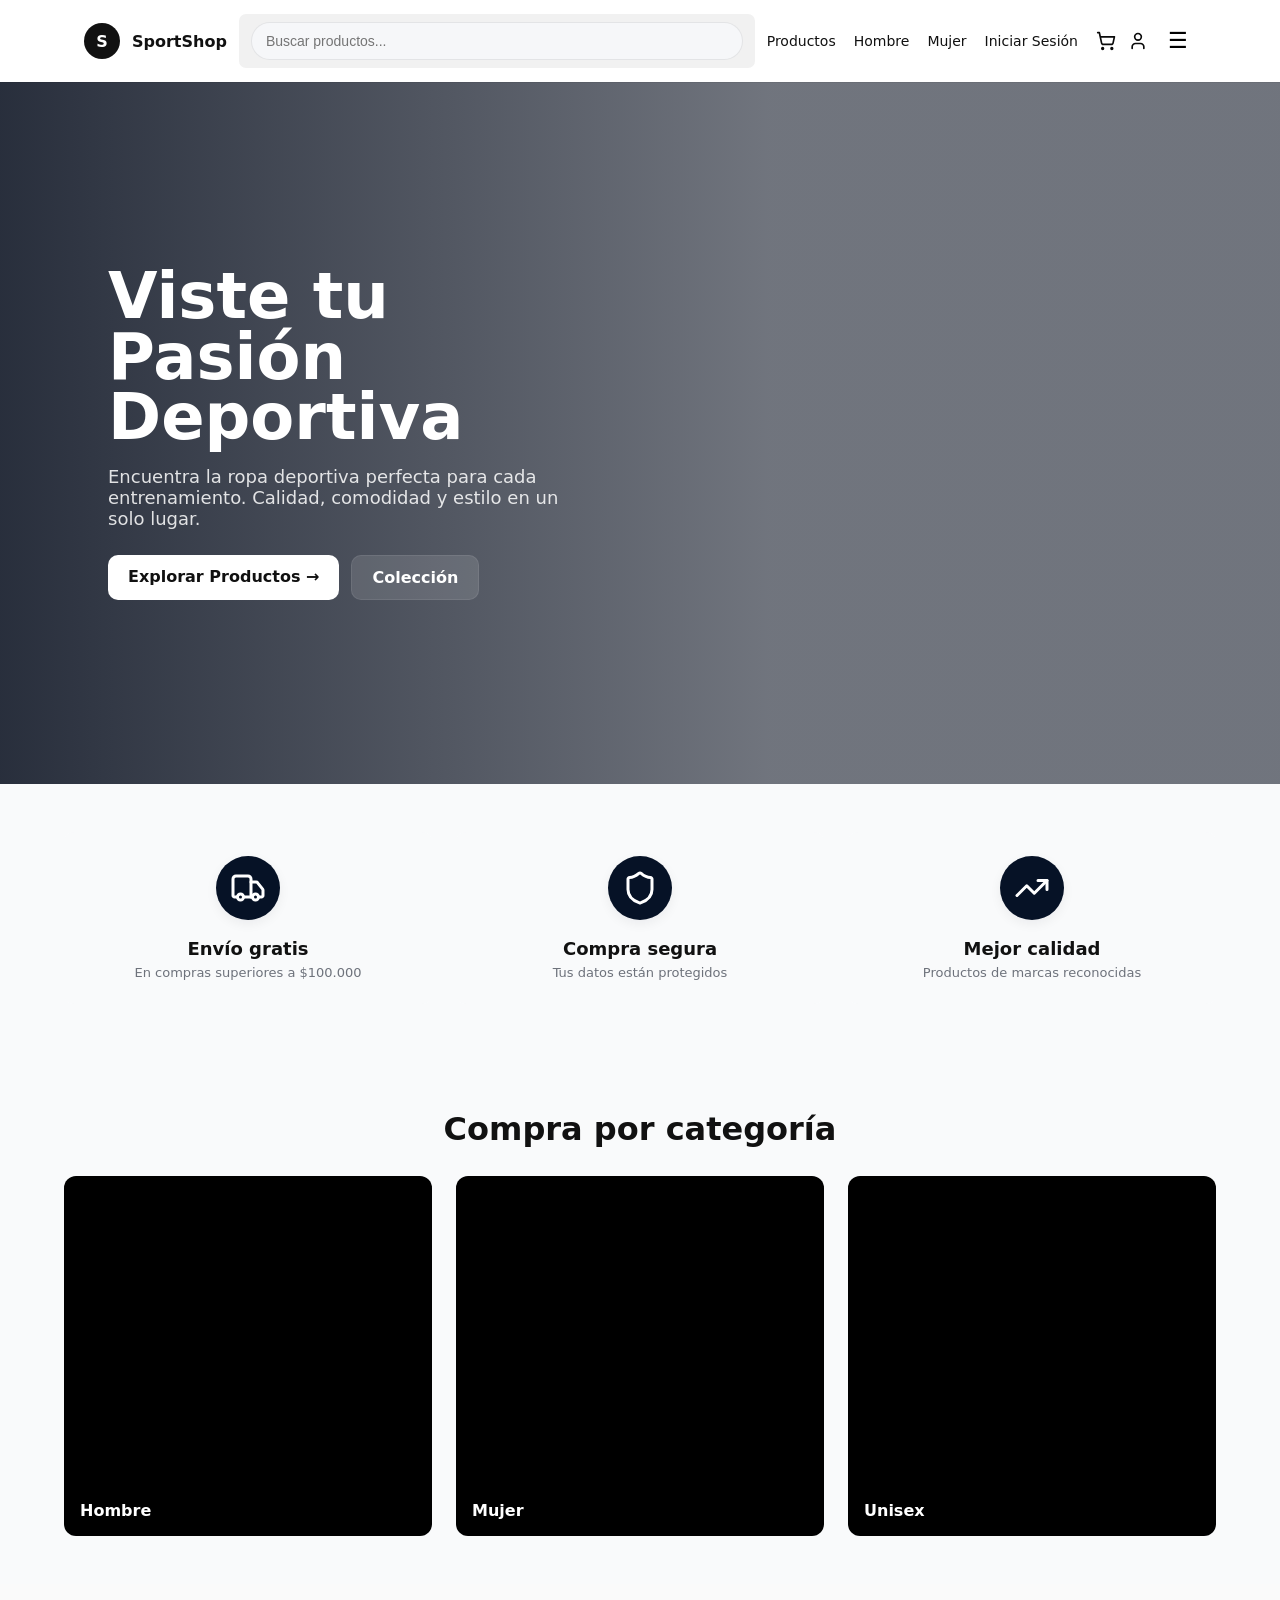
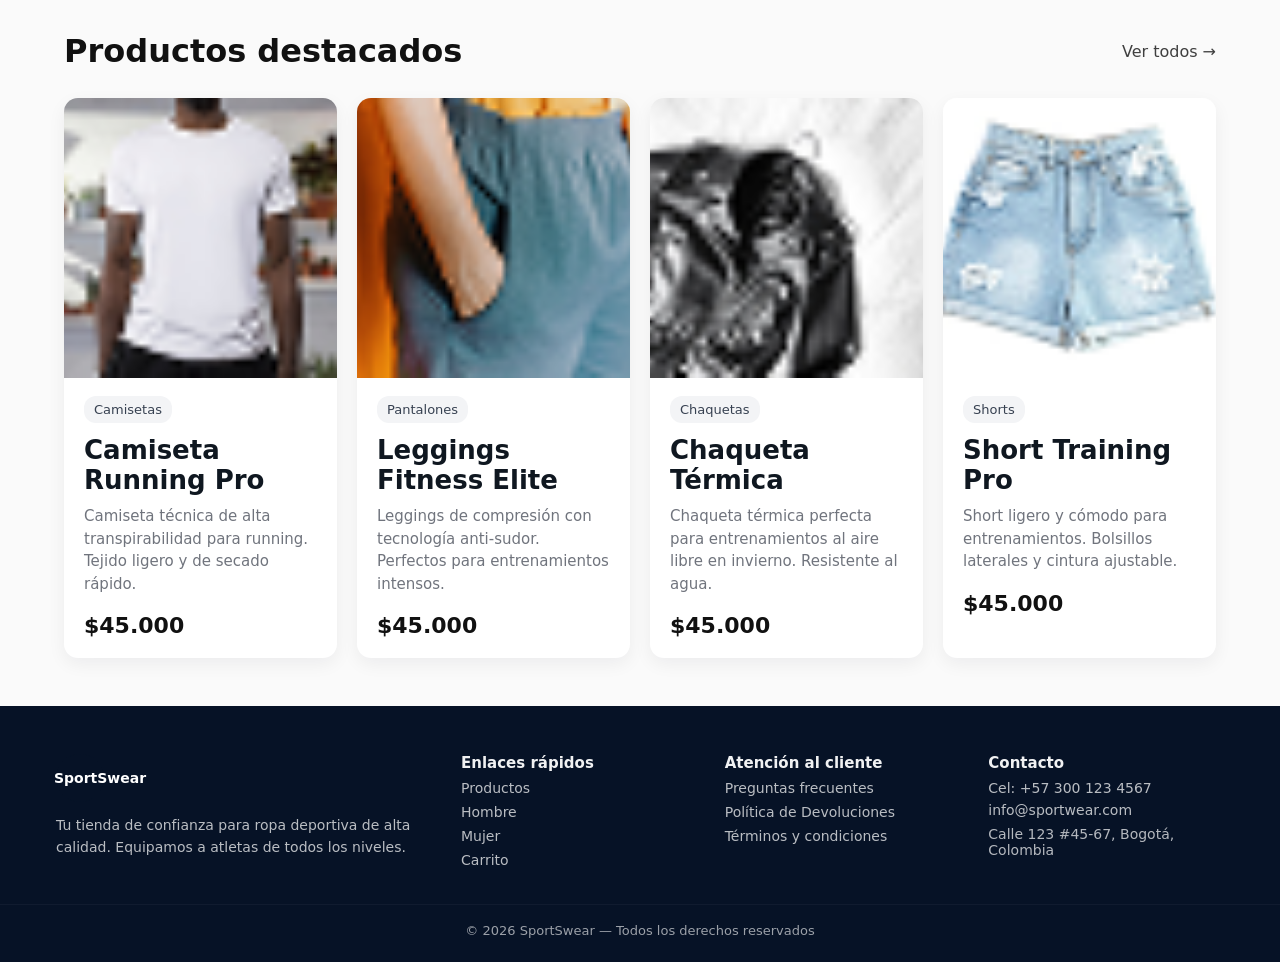
<file: index.html>
<!doctype html>
<html lang="es">
	<head>
		<meta charset="utf-8" />
		<meta name="viewport" content="width=device-width, initial-scale=1" />
		<title>SportShop</title>
		<link rel="stylesheet" href="css/estilo.css" />
		<link rel="stylesheet" href="css/navbar.css" />
		<link rel="stylesheet" href="css/hero.css" />
		<link rel="stylesheet" href="css/footer.css" />
	</head>
	<body>
		<header class="navbar">
			<div class="navbar__left">
				<div class="logo">S</div>
				<div class="brand">SportShop</div>
			</div>

			<div class="navbar__center">
				<form class="search" role="search">
					<input type="search" placeholder="Buscar productos..." aria-label="Buscar productos" />
				</form>
			</div>

			<nav class="navbar__right">
				<div class="nav-links">
					<a href="/pages/productos.html">Productos</a>
					<a href="/pages/productos.html?category=hombre">Hombre</a>
					<a href="/pages/productos.html?category=mujer">Mujer</a>
					<a href="/pages/login.html">Iniciar Sesión</a>
				</div>
				<div class="nav-icons">
					<a href="/pages/carrito.html" class="icon" aria-label="Carrito"><img src="assets/icons/cart.svg" alt="Carrito"></a>
					<a href="/pages/admin-productos.html" class="icon" aria-label="Cuenta"><img src="assets/icons/user.svg" alt="Cuenta"></a>
					<button class="hamburger" aria-label="Abrir menú" aria-expanded="false">☰</button>
				</div>
				<!-- mobile menu (hidden by default) -->
				<div class="mobile-menu" aria-hidden="true">
					<a href="/pages/productos.html">Productos</a>
					<a href="/pages/productos.html?category=hombre">Hombre</a>
					<a href="/pages/productos.html?category=mujer">Mujer</a>
					<a href="/pages/login.html">Iniciar Sesión</a>
				</div>
			</nav>
		</header>

		<main>
			<section class="hero">
				<div class="hero__overlay"></div>
				<div class="hero__content">
					<h1>Viste tu Pasión<br/>Deportiva</h1>
					<p>Encuentra la ropa deportiva perfecta para cada entrenamiento. Calidad, comodidad y estilo en un solo lugar.</p>
					<div class="hero__actions">
						<a class="btn btn--primary" href="/pages/productos.html">Explorar Productos →</a>
						<a class="btn btn--secondary" href="#">Colección</a>
					</div>
				</div>
			</section>

			<!-- Info features -->
			<section class="section">
				<div class="container">
					<div class="features">
						<div class="feature">
							<div class="icon"><img src="assets/icons/truck.svg" alt="envio"></div>
							<h3>Envío gratis</h3>
							<p>En compras superiores a $100.000</p>
						</div>
						<div class="feature">
							<div class="icon"><img src="assets/icons/shield.svg" alt="seguridad"></div>
							<h3>Compra segura</h3>
							<p>Tus datos están protegidos</p>
						</div>
						<div class="feature">
							<div class="icon"><img src="assets/icons/trending.svg" alt="calidad"></div>
							<h3>Mejor calidad</h3>
							<p>Productos de marcas reconocidas</p>
						</div>
					</div>
				</div>
			</section>

			<!-- Categories -->
			<section class="section">
				<div class="container">
					<h2 style="text-align:center;margin:10px 0 22px;color:#111;font-size: 32px;">Compra por categoría</h2>
					<div class="categories">
						<div class="cat-card" style="background-image:url('https://images.unsplash.com/photo-1520975698517-62f5bdc4b9c9?w=800');background-size:cover;background-position:center">Hombre</div>
						<div class="cat-card" style="background-image:url('https://images.unsplash.com/photo-1520975698517-62f5bdc4b9c9?w=800');background-size:cover;background-position:center">Mujer</div>
						<div class="cat-card" style="background-image:url('https://images.unsplash.com/photo-1520975698517-62f5bdc4b9c9?w=800');background-size:cover;background-position:center">Unisex</div>
					</div>
				</div>
			</section>

			<!-- Featured products -->
			<section class="section products-section">
				<div class="container">
					<div style="display:flex;justify-content:space-between;align-items:center">
						<h2 style="margin:0;color:#111;font-size: 32px;">Productos destacados</h2>
						<a href="#" style="color:#111;opacity:0.8;text-decoration:none">Ver todos →</a>
					</div>
					<div class="products-grid">
						<div class="product-card">
								<div class="product-image">
									<img src="assets/images/camiseta.png" alt="Camiseta Running Pro">
								</div>
								<div class="product-body">
									<span class="product-tag">Camisetas</span>
									<h3 class="product-title">Camiseta Running Pro</h3>
									<p class="product-desc">Camiseta técnica de alta transpirabilidad para running. Tejido ligero y de secado rápido.</p>
									<div class="product-footer">
										<div class="price">$45.000</div>
									</div>
								</div>
						</div>
						<div class="product-card">
								<div class="product-image">
									<img src="assets/images/pantalon.png" alt="Leggings Fitness Elite">
								</div>
								<div class="product-body">
									<span class="product-tag">Pantalones</span>
									<h3 class="product-title">Leggings Fitness Elite</h3>
									<p class="product-desc">Leggings de compresión con tecnología anti-sudor. Perfectos para entrenamientos intensos.</p>
									<div class="product-footer">
										<div class="price">$45.000</div>
									</div>
								</div>
						</div>
						<div class="product-card">
								<div class="product-image">
									<img src="assets/images/chaqueta.png" alt="Chaqueta Térmica">
								</div>
								<div class="product-body">
									<span class="product-tag">Chaquetas</span>
									<h3 class="product-title">Chaqueta Térmica</h3>
									<p class="product-desc">Chaqueta térmica perfecta para entrenamientos al aire libre en invierno. Resistente al agua.</p>
									<div class="product-footer">
										<div class="price">$45.000</div>
									</div>
								</div>
						</div>
						<div class="product-card">
								<div class="product-image">
									<img src="assets/images/shorts.png" alt="Short Training Pro">
								</div>
								<div class="product-body">
									<span class="product-tag">Shorts</span>
									<h3 class="product-title">Short Training Pro</h3>
									<p class="product-desc">Short ligero y cómodo para entrenamientos. Bolsillos laterales y cintura ajustable.</p>
									<div class="product-footer">
										<div class="price">$45.000</div>
									</div>
								</div>
						</div>
					</div>
				</div>
			</section>
		</main>

		<footer class="site-footer">
			<div class="footer-grid">
				<div class="footer-brand">
					<div class="logo">SportSwear</div>
					<p>Tu tienda de confianza para ropa deportiva de alta calidad. Equipamos a atletas de todos los niveles.</p>
				</div>
				<div class="footer-columns footer-links">
					<h4>Enlaces rápidos</h4>
					<ul>
						<li><a href="/pages/productos.html">Productos</a></li>
						<li><a href="/pages/productos.html?category=hombre">Hombre</a></li>
						<li><a href="/pages/productos.html?category=mujer">Mujer</a></li>
						<li><a href="/pages/carrito.html">Carrito</a></li>
					</ul>
				</div>
				<div class="footer-columns footer-links">
					<h4>Atención al cliente</h4>
					<ul>
						<li><a href="/pages/faq.html">Preguntas frecuentes</a></li>
						<li><a href="/pages/politica-devoluciones.html">Política de Devoluciones</a></li>
						<li><a href="/pages/terminos.html">Términos y condiciones</a></li>
					</ul>
				</div>
				<div class="footer-columns footer-contact">
					<h4>Contacto</h4>
					<a href="tel:+573001234567">Cel: +57 300 123 4567</a>
					<a href="mailto:info@sportwear.com">info@sportwear.com</a>
					<address style="color:rgba(255,255,255,0.7);font-style:normal;margin-top:8px">Calle 123 #45-67, Bogotá, Colombia</address>
				</div>
			</div>
			<div class="footer-bottom">© 2026 SportSwear — Todos los derechos reservados</div>
		</footer>
	</body>
	<script>
	// Small script to toggle mobile menu
	(function(){
	  const btn = document.querySelector('.hamburger');
	  const menu = document.querySelector('.mobile-menu');
	  if(!btn || !menu) return;
	  btn.addEventListener('click', ()=>{
	    const open = menu.classList.toggle('show');
	    btn.setAttribute('aria-expanded', open ? 'true' : 'false');
	    menu.setAttribute('aria-hidden', open ? 'false' : 'true');
	  });
	  // close on outside click
	  document.addEventListener('click', (e)=>{
	    if(!menu.classList.contains('show')) return;
	    if(e.target===btn || menu.contains(e.target)) return;
	    menu.classList.remove('show');
	    btn.setAttribute('aria-expanded','false');
	    menu.setAttribute('aria-hidden','true');
	  });
	})();
	</script>
</html>
</file>
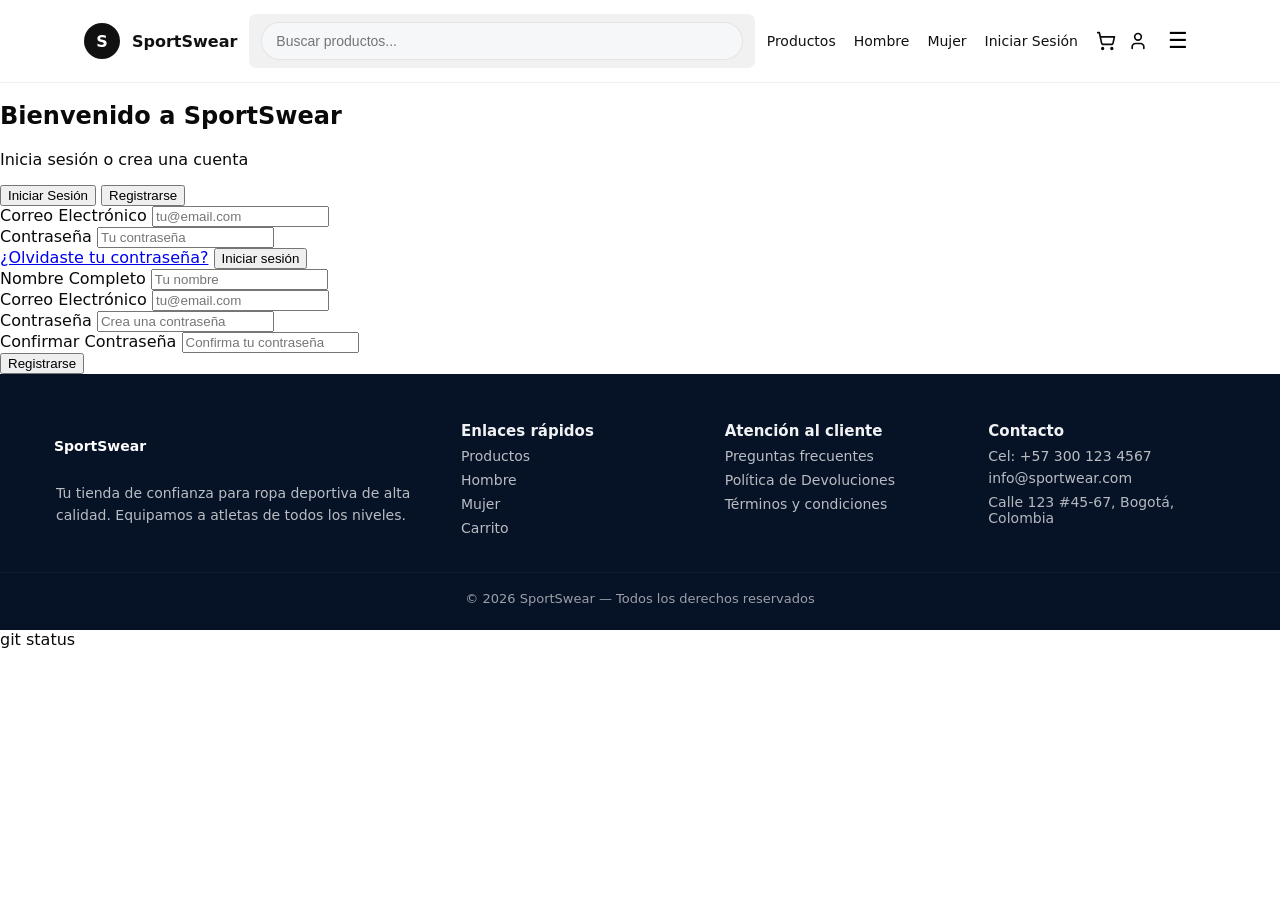
<file: login.html>
<!doctype html>
<html lang="es">
	<head>
		<meta charset="utf-8" />
		<meta name="viewport" content="width=device-width, initial-scale=1" />
		<title>Iniciar Sesión - SportSwear</title>
		<link rel="stylesheet" href="css/estilo.css" />
		<link rel="stylesheet" href="css/navbar.css" />
		<link rel="stylesheet" href="css/footer.css" />
	</head>
	<body>
		<header class="navbar">
			<div class="navbar__left">
				<div class="logo">S</div>
				<div class="brand">SportSwear</div>
			</div>

			<div class="navbar__center">
				<form class="search" role="search">
					<input type="search" placeholder="Buscar productos..." aria-label="Buscar productos" />
				</form>
			</div>

			<nav class="navbar__right">
				<div class="nav-links">
					<a href="index.html">Productos</a>
					<a href="hombre.html">Hombre</a>
					<a href="#mujeres">Mujer</a>
					<a href="login.html">Iniciar Sesión</a>
				</div>
				<div class="nav-icons">
					<a href="#cart" class="icon" aria-label="Carrito"><img src="assets/icons/cart.svg" alt="Carrito"></a>
					<a href="#account" class="icon" aria-label="Cuenta"><img src="assets/icons/user.svg" alt="Cuenta"></a>
					<button class="hamburger" aria-label="Abrir menú" aria-expanded="false">☰</button>
				</div>
                <!-- mobile menu (hidden by default) -->
				<div class="mobile-menu" aria-hidden="true">
					<a href="index.html">Productos</a>
					<a href="hombre.html">Hombre</a>
					<a href="#mujeres">Mujer</a>
					<a href="login.html">Iniciar Sesión</a>
				</div>
			</nav>
		</header>

		<main class="login-main">
			<section class="login-container">
				<div class="login-card">
					<h1 class="login-title">Bienvenido a SportSwear</h1>
					<p class="login-subtitle">Inicia sesión o crea una cuenta</p>

					<!-- Toggle buttons -->
					<div class="login-tabs">
						<button class="login-tab active" data-tab="signin">Iniciar Sesión</button>
						<button class="login-tab" data-tab="signup">Registrarse</button>
					</div>

					<!-- Sign in form -->
					<form class="login-form active" id="signin-form" data-tab="signin">
						<div class="form-group">
							<label for="email">Correo Electrónico</label>
							<input 
								type="email" 
								id="email" 
								name="email" 
								placeholder="tu@email.com" 
								required 
								aria-label="Correo Electrónico"
							>
						</div>

						<div class="form-group">
							<label for="password">Contraseña</label>
							<input 
								type="password" 
								id="password" 
								name="password" 
								placeholder="Tu contraseña" 
								required 
								aria-label="Contraseña"
							>
						</div>

						<a href="#forgot" class="forgot-password">¿Olvidaste tu contraseña?</a>

						<button type="submit" class="btn-login">Iniciar sesión</button>
					</form>

					<!-- Sign up form -->
					<form class="login-form" id="signup-form" data-tab="signup">
						<div class="form-group">
							<label for="signup-name">Nombre Completo</label>
							<input 
								type="text" 
								id="signup-name" 
								name="name" 
								placeholder="Tu nombre" 
								required 
								aria-label="Nombre Completo"
							>
						</div>

						<div class="form-group">
							<label for="signup-email">Correo Electrónico</label>
							<input 
								type="email" 
								id="signup-email" 
								name="email" 
								placeholder="tu@email.com" 
								required 
								aria-label="Correo Electrónico"
							>
						</div>

						<div class="form-group">
							<label for="signup-password">Contraseña</label>
							<input 
								type="password" 
								id="signup-password" 
								name="password" 
								placeholder="Crea una contraseña" 
								required 
								aria-label="Contraseña"
							>
						</div>

						<div class="form-group">
							<label for="signup-confirm">Confirmar Contraseña</label>
							<input 
								type="password" 
								id="signup-confirm" 
								name="confirm" 
								placeholder="Confirma tu contraseña" 
								required 
								aria-label="Confirmar Contraseña"
							>
						</div>

						<button type="submit" class="btn-login">Registrarse</button>
					</form>
				</div>
			</section>
		</main>

	
		<footer class="site-footer">
			<div class="footer-grid">
				<div class="footer-brand">
					<div class="logo">SportSwear</div>
					<p>Tu tienda de confianza para ropa deportiva de alta calidad. Equipamos a atletas de todos los niveles.</p>
				</div>
				<div class="footer-columns footer-links">
					<h4>Enlaces rápidos</h4>
					<ul>
						<li><a href="/pages/productos.html">Productos</a></li>
						<li><a href="/pages/productos.html?category=hombre">Hombre</a></li>
						<li><a href="/pages/productos.html?category=mujer">Mujer</a></li>
						<li><a href="/pages/carrito.html">Carrito</a></li>
					</ul>
				</div>
				<div class="footer-columns footer-links">
					<h4>Atención al cliente</h4>
					<ul>
						<li><a href="/pages/faq.html">Preguntas frecuentes</a></li>
						<li><a href="/pages/politica-devoluciones.html">Política de Devoluciones</a></li>
						<li><a href="/pages/terminos.html">Términos y condiciones</a></li>
					</ul>
				</div>
				<div class="footer-columns footer-contact">
					<h4>Contacto</h4>
					<a href="tel:+573001234567">Cel: +57 300 123 4567</a>
					<a href="mailto:info@sportwear.com">info@sportwear.com</a>
					<address style="color:rgba(255,255,255,0.7);font-style:normal;margin-top:8px">Calle 123 #45-67, Bogotá, Colombia</address>
				</div>
			</div>
			<div class="footer-bottom">© 2026 SportSwear — Todos los derechos reservados</div>
		</footer>
	</body>

		<script>
			// Toggle between sign in and sign up forms
			const tabs = document.querySelectorAll('.login-tab');
			const forms = document.querySelectorAll('.login-form');

			tabs.forEach(tab => {
				tab.addEventListener('click', () => {
					// Remove active class from all tabs and forms
					tabs.forEach(t => t.classList.remove('active'));
					forms.forEach(f => f.classList.remove('active'));

					// Add active class to clicked tab and corresponding form
					tab.classList.add('active');
					const tabName = tab.getAttribute('data-tab');
					document.querySelector(`[data-tab="${tabName}"]`).classList.add('active');
					
					// Show corresponding form
					const formId = tabName === 'signin' ? 'signin-form' : 'signup-form';
					document.getElementById(formId).classList.add('active');
				});
			});
	// Small script to toggle mobile menu
	(function(){
	  const btn = document.querySelector('.hamburger');
	  const menu = document.querySelector('.mobile-menu');
	  if(!btn || !menu) return;
	  btn.addEventListener('click', ()=>{
	    const open = menu.classList.toggle('show');
	    btn.setAttribute('aria-expanded', open ? 'true' : 'false');
	    menu.setAttribute('aria-hidden', open ? 'false' : 'true');
	  });
	  // close on outside click
	  document.addEventListener('click', (e)=>{
	    if(!menu.classList.contains('show')) return;
	    if(e.target===btn || menu.contains(e.target)) return;
	    menu.classList.remove('show');
	    btn.setAttribute('aria-expanded','false');
	    menu.setAttribute('aria-hidden','true');
	  });
	})();
	</script>
</html>
git status
</file>
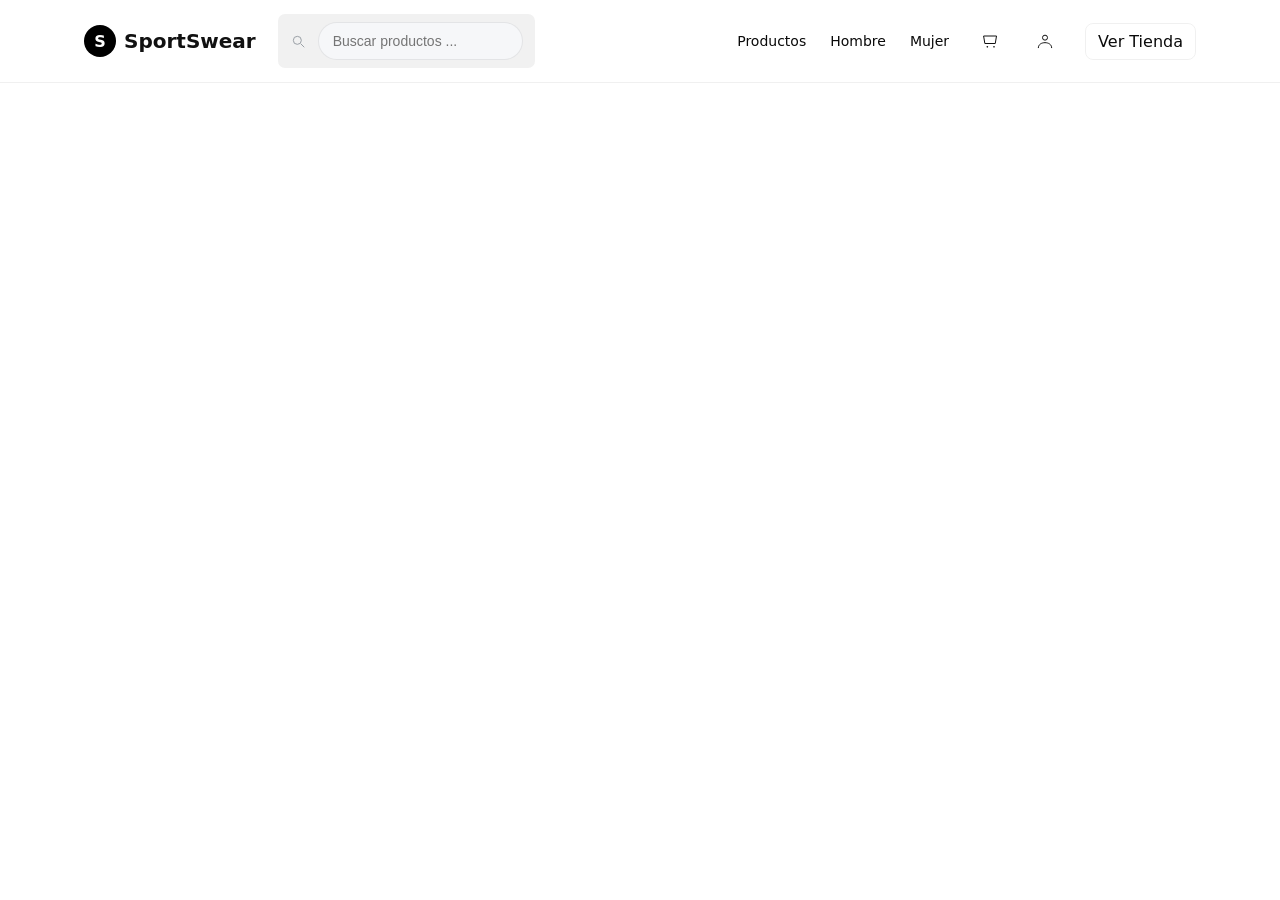
<file: navbar.html>
<!doctype html>
<html lang="es">
  <head>
    <meta charset="utf-8" />
    <meta name="viewport" content="width=device-width, initial-scale=1" />
    <title>Navbar - SportSwear</title>
    <link rel="stylesheet" href="css/navbar.css">
  </head>
  <body>
    <header class="navbar">
      <div class="navbar-left">
        <div class="brand">
          <div class="brand-logo">S</div>
          <div class="brand-name">SportSwear</div>
        </div>

        <div class="search">
          <svg class="search-icon" viewBox="0 0 24 24" fill="none" xmlns="http://www.w3.org/2000/svg" aria-hidden>
            <path d="M21 21l-4.35-4.35" stroke="#9AA0A6" stroke-width="1.5" stroke-linecap="round" stroke-linejoin="round"/>
            <circle cx="11" cy="11" r="6" stroke="#9AA0A6" stroke-width="1.5"/>
          </svg>
          <input type="search" placeholder="Buscar productos ..." aria-label="Buscar productos">
        </div>
      </div>

      <nav class="navbar-right">
        <a class="nav-link" href="#">Productos</a>
        <a class="nav-link" href="#">Hombre</a>
        <a class="nav-link" href="#">Mujer</a>

        <button class="icon-btn" aria-label="Carrito">
          <svg viewBox="0 0 24 24" fill="none" xmlns="http://www.w3.org/2000/svg">
            <path d="M6 6h15l-1.5 9h-12z" stroke="#111" stroke-width="1.2" stroke-linecap="round" stroke-linejoin="round"/>
            <circle cx="10" cy="19" r="1" fill="#111"/>
            <circle cx="18" cy="19" r="1" fill="#111"/>
          </svg>
        </button>

        <button class="icon-btn" aria-label="Cuenta">
          <svg viewBox="0 0 24 24" fill="none" xmlns="http://www.w3.org/2000/svg">
            <circle cx="12" cy="8" r="3" stroke="#111" stroke-width="1.2"/>
            <path d="M4 20c0-4 4-6 8-6s8 2 8 6" stroke="#111" stroke-width="1.2" stroke-linecap="round"/>
          </svg>
        </button>

        <a class="btn-ghost" href="#">Ver Tienda</a>
      </nav>
    </header>
  </body>
</html>
</file>
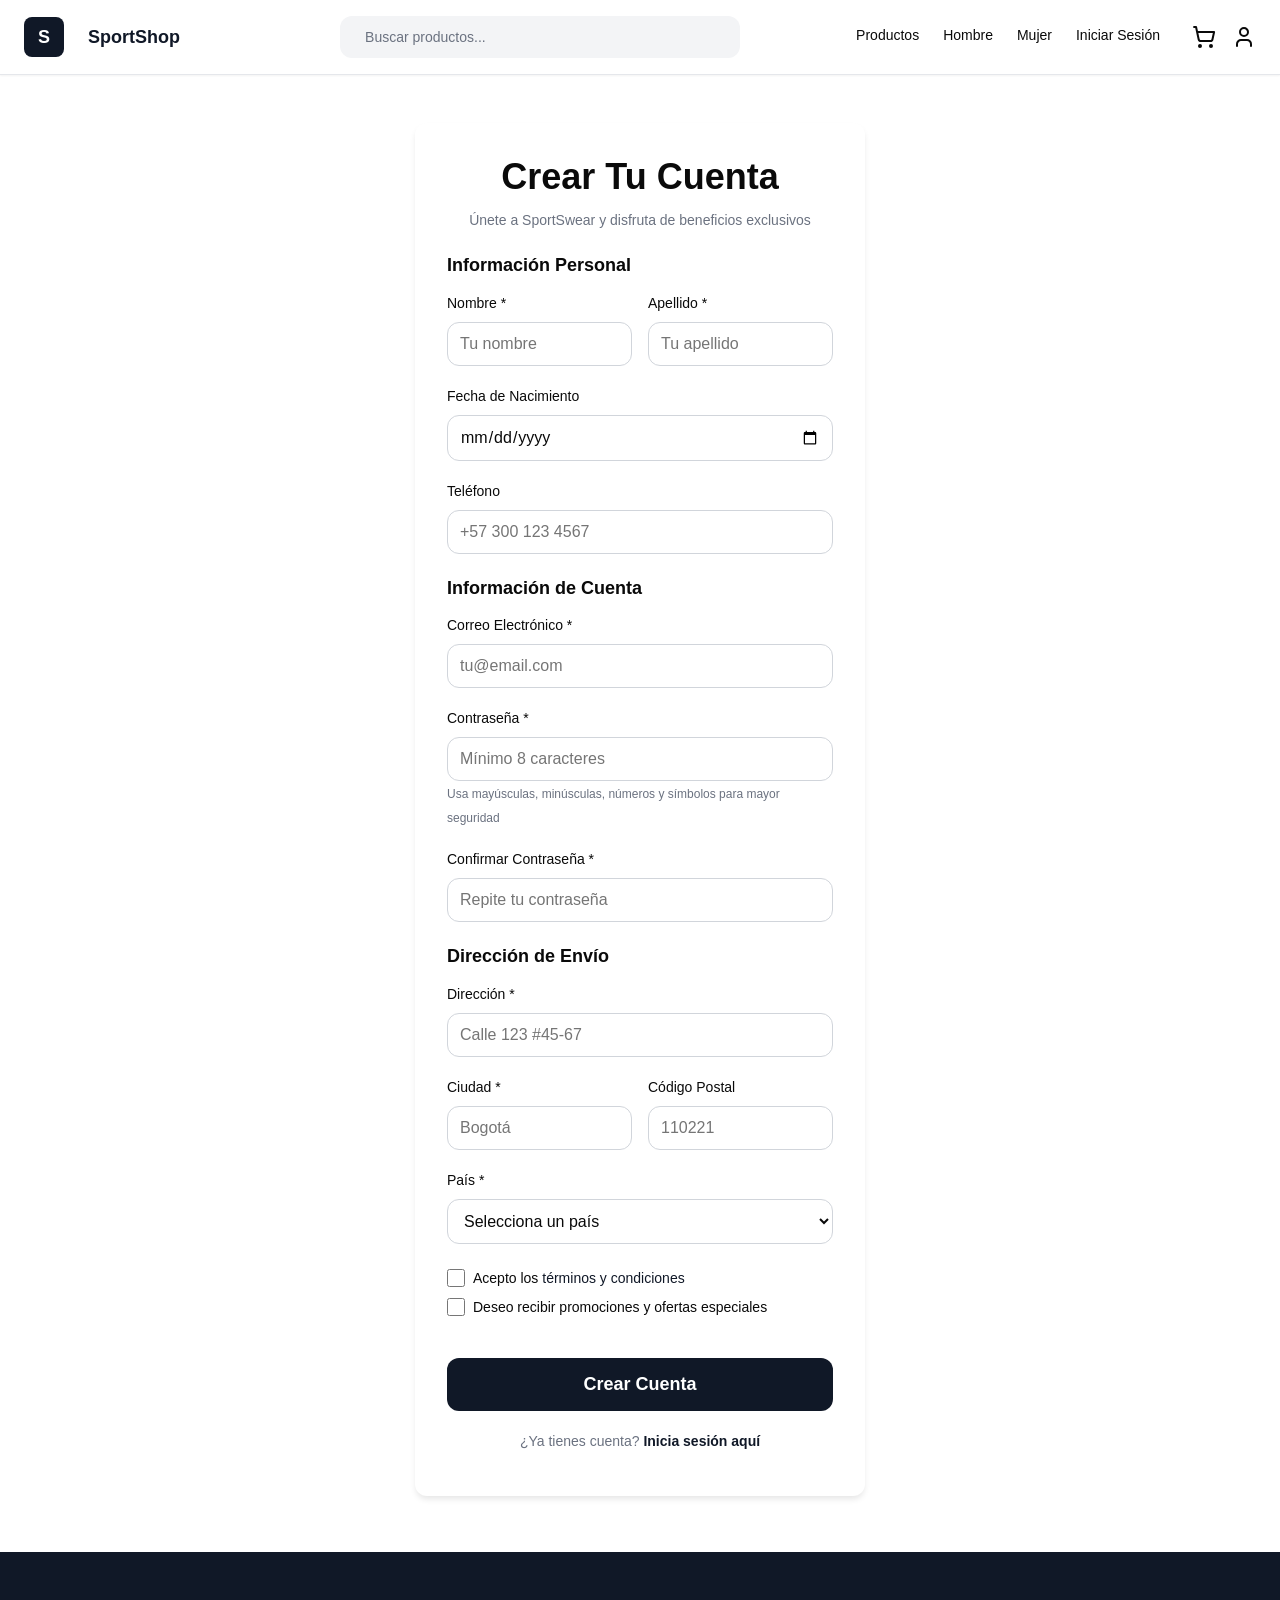
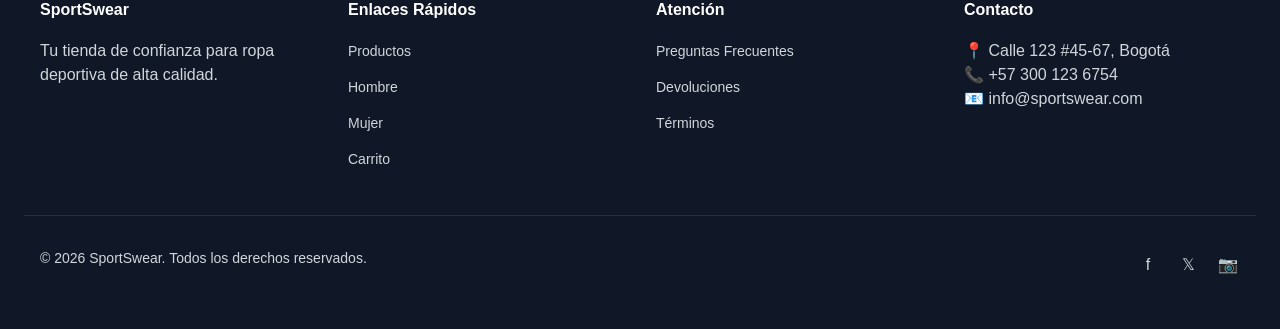
<file: pages/crear-cuenta.html>
<!DOCTYPE html>
<html lang="es">
<head>
  <meta charset="UTF-8">
  <meta name="viewport" content="width=device-width, initial-scale=1.0">
  <title>Crear Cuenta - SportSwear</title>
  <link rel="stylesheet" href="../css/styles.css">
</head>
<body>
  <header class="navbar">
    <div class="navbar__left">
      <div class="logo">S</div>
      <div class="brand">SportShop</div>
    </div>

    <div class="navbar__center">
      <form class="search" role="search">
        <input type="search" placeholder="Buscar productos..." aria-label="Buscar productos" />
      </form>
    </div>

    <nav class="navbar__right">
      <div class="nav-links">
        <a href="productos.html">Productos</a>
        <a href="productos.html?category=hombre">Hombre</a>
        <a href="productos.html?category=mujer">Mujer</a>
        <a href="login.html">Iniciar Sesión</a>
      </div>
      <div class="nav-icons">
        <a href="/pages/carrito.html" class="icon" aria-label="Carrito"><img src="/assets/icons/cart.svg" alt="Carrito"></a>
        <a href="/pages/admin-productos.html" class="icon" aria-label="Cuenta"><img src="/assets/icons/user.svg" alt="Cuenta"></a>
        <button class="hamburger" aria-label="Abrir menú" aria-expanded="false">☰</button>
      </div>
      <!-- mobile menu (hidden by default) -->
      <div class="mobile-menu" aria-hidden="true">
        <a href="/pages/productos.html">Productos</a>
        <a href="/pages/productos.html?category=hombre">Hombre</a>
        <a href="/pages/productos.html?category=mujer">Mujer</a>
        <a href="/pages/login.html">Iniciar Sesión</a>
      </div>
    </nav>
  </header>

  <!-- CONTENEDOR AUTH -->
  <div class="auth-container" style="margin: var(--spacing-5xl) auto;">
    <div class="auth-card">
      <h1>Crear Tu Cuenta</h1>
      <p class="auth-card-subtitle">Únete a SportSwear y disfruta de beneficios exclusivos</p>

      <form id="register-form">
        <!-- INFORMACIÓN PERSONAL -->
        <h3 style="font-size: var(--font-size-lg); margin-bottom: var(--spacing-lg);">Información Personal</h3>

        <div class="form-group-row">
          <div class="form-group">
            <label class="form-label" for="first-name">Nombre *</label>
            <input type="text" id="first-name" class="form-input" placeholder="Tu nombre" required>
          </div>

          <div class="form-group">
            <label class="form-label" for="last-name">Apellido *</label>
            <input type="text" id="last-name" class="form-input" placeholder="Tu apellido" required>
          </div>
        </div>

        <div class="form-group">
          <label class="form-label" for="birth-date">Fecha de Nacimiento</label>
          <input type="date" id="birth-date" class="form-input">
        </div>

        <div class="form-group">
          <label class="form-label" for="phone">Teléfono</label>
          <input type="tel" id="phone" class="form-input" placeholder="+57 300 123 4567">
        </div>

        <!-- INFORMACIÓN DE CUENTA -->
        <h3 style="font-size: var(--font-size-lg); margin-bottom: var(--spacing-lg); margin-top: var(--spacing-2xl);">Información de Cuenta</h3>

        <div class="form-group">
          <label class="form-label" for="email">Correo Electrónico *</label>
          <input type="email" id="email" class="form-input" placeholder="tu@email.com" required>
        </div>

        <div class="form-group">
          <label class="form-label" for="password">Contraseña *</label>
          <input type="password" id="password" class="form-input" placeholder="Mínimo 8 caracteres" required>
          <small style="color: var(--color-text-secondary); font-size: var(--font-size-xs);">
            Usa mayúsculas, minúsculas, números y símbolos para mayor seguridad
          </small>
        </div>

        <div class="form-group">
          <label class="form-label" for="confirm-password">Confirmar Contraseña *</label>
          <input type="password" id="confirm-password" class="form-input" placeholder="Repite tu contraseña" required>
        </div>

        <!-- DIRECCIÓN -->
        <h3 style="font-size: var(--font-size-lg); margin-bottom: var(--spacing-lg); margin-top: var(--spacing-2xl);">Dirección de Envío</h3>

        <div class="form-group">
          <label class="form-label" for="address">Dirección *</label>
          <input type="text" id="address" class="form-input" placeholder="Calle 123 #45-67" required>
        </div>

        <div class="form-group-row">
          <div class="form-group">
            <label class="form-label" for="city">Ciudad *</label>
            <input type="text" id="city" class="form-input" placeholder="Bogotá" required>
          </div>

          <div class="form-group">
            <label class="form-label" for="postal">Código Postal</label>
            <input type="text" id="postal" class="form-input" placeholder="110221">
          </div>
        </div>

        <div class="form-group">
          <label class="form-label" for="country">País *</label>
          <select id="country" class="form-select" required>
            <option value="">Selecciona un país</option>
            <option value="co">Colombia</option>
            <option value="arg">Argentina</option>
            <option value="br">Brasil</option>
            <option value="mx">México</option>
            <option value="pe">Perú</option>
          </select>
        </div>

        <!-- TÉRMINOS Y PRIVACIDAD -->
        <div style="margin: var(--spacing-2xl) 0;">
          <label class="filter-checkbox">
            <input type="checkbox" id="terms" required>
            <span>Acepto los <a href="#" style="color: var(--color-primary-dark);">términos y condiciones</a></span>
          </label>

          <label class="filter-checkbox">
            <input type="checkbox" id="privacy">
            <span>Deseo recibir promociones y ofertas especiales</span>
          </label>
        </div>

        <button type="submit" class="btn btn-primary btn-lg">Crear Cuenta</button>

        <p class="auth-footer">
          ¿Ya tienes cuenta? <a href="login.html">Inicia sesión aquí</a>
        </p>
      </form>
    </div>
  </div>

  <!-- FOOTER -->
  <footer class="footer">
    <div class="footer-container">
      <div class="footer-section">
        <h3>SportSwear</h3>
        <p>Tu tienda de confianza para ropa deportiva de alta calidad.</p>
      </div>

      <div class="footer-section">
        <h3>Enlaces Rápidos</h3>
        <ul>
          <li><a href="productos.html">Productos</a></li>
          <li><a href="productos.html?category=hombre">Hombre</a></li>
          <li><a href="productos.html?category=mujer">Mujer</a></li>
          <li><a href="carrito.html">Carrito</a></li>
        </ul>
      </div>

      <div class="footer-section">
        <h3>Atención</h3>
        <ul>
          <li><a href="#">Preguntas Frecuentes</a></li>
          <li><a href="#">Devoluciones</a></li>
          <li><a href="#">Términos</a></li>
        </ul>
      </div>

      <div class="footer-section">
        <h3>Contacto</h3>
        <p>📍 Calle 123 #45-67, Bogotá<br>📞 +57 300 123 6754<br>📧 info@sportswear.com</p>
      </div>
    </div>

    <div class="footer-divider"></div>

    <div class="footer-bottom">
      <p class="footer-copyright">&copy; 2026 SportSwear. Todos los derechos reservados.</p>
      <div class="footer-social">
        <a href="#">f</a>
        <a href="#">𝕏</a>
        <a href="#">📷</a>
      </div>
    </div>
  </footer>

  <script>
    document.getElementById('register-form').addEventListener('submit', (e) => {
      e.preventDefault();
      alert('¡Cuenta creada exitosamente! Bienvenido a SportSwear');
    });
  </script>
  <script src="../js/main.js"></script>
</body>
</html>
</file>
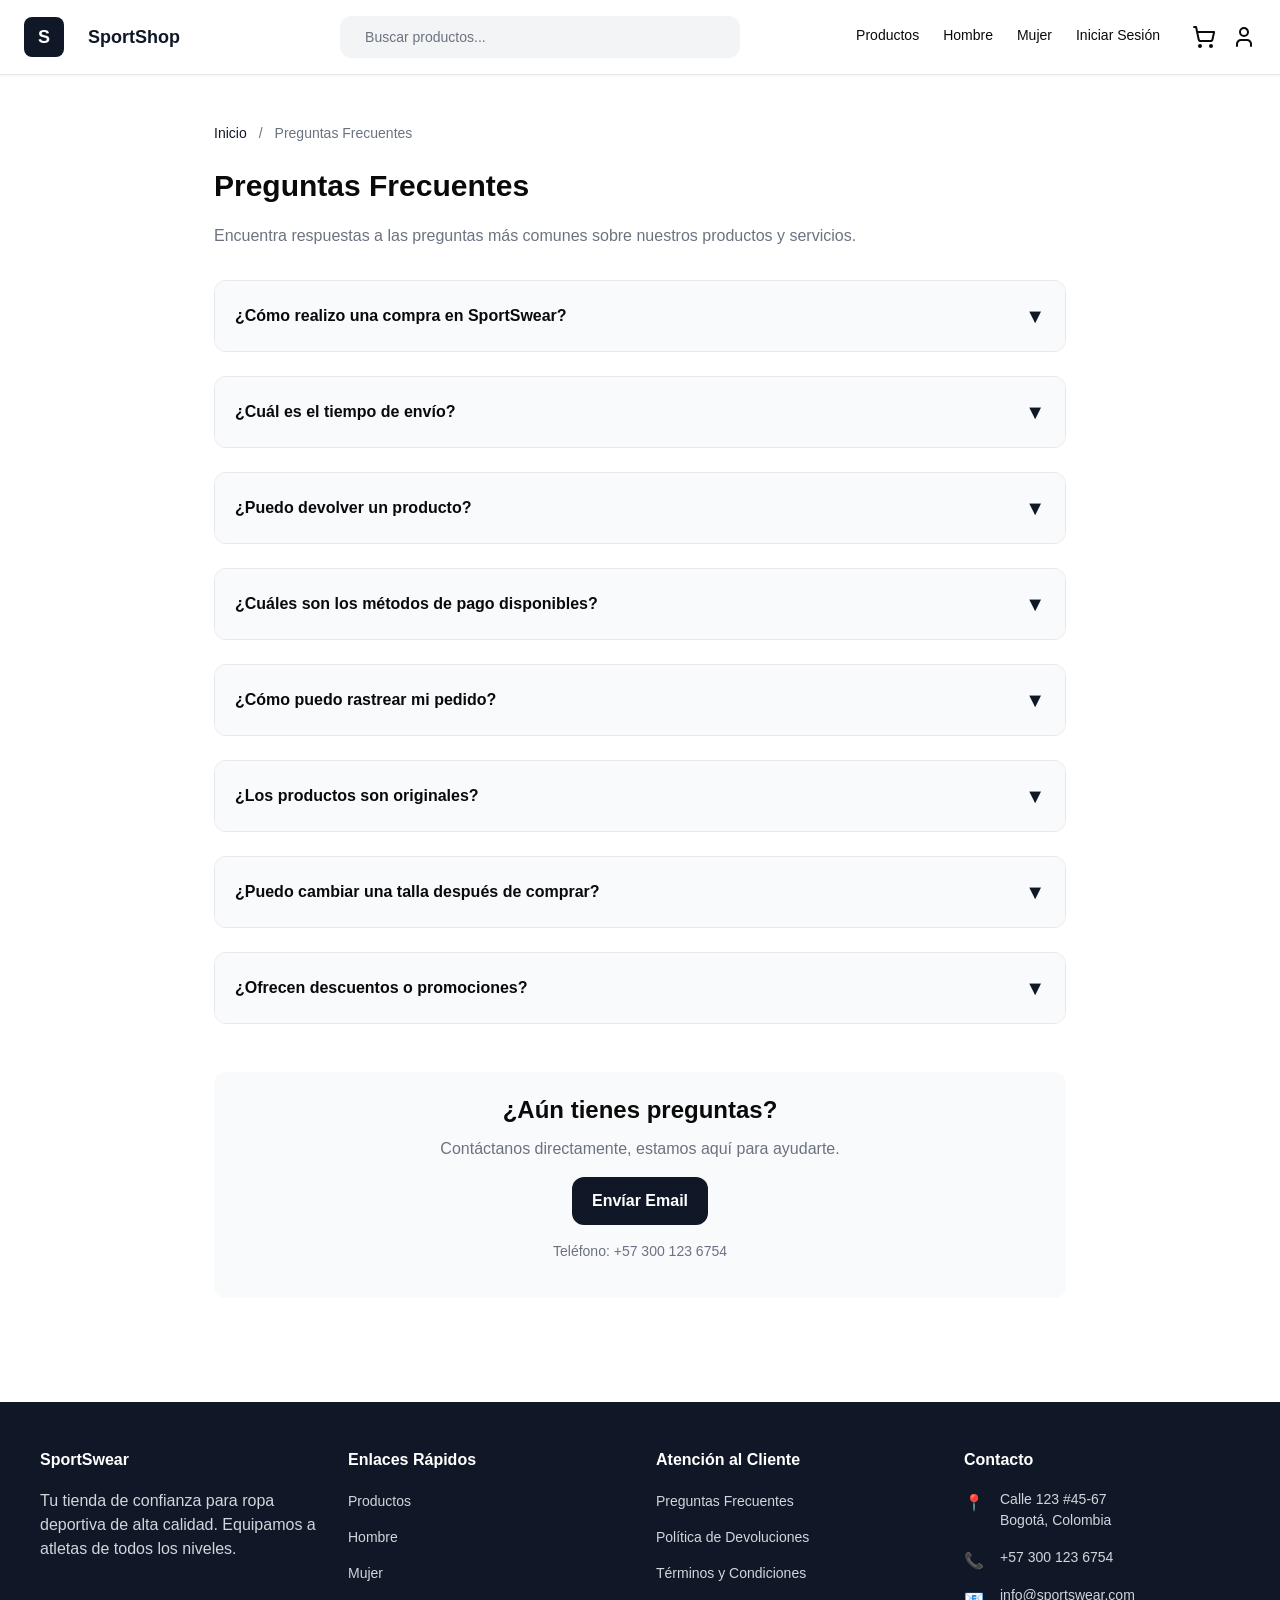
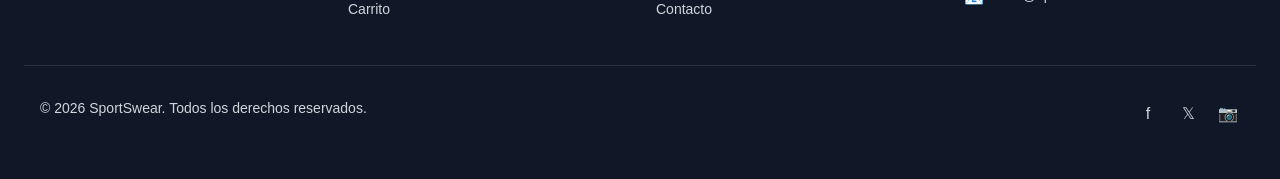
<file: pages/faq.html>
<!DOCTYPE html>
<html lang="es">
<head>
  <meta charset="UTF-8">
  <meta name="viewport" content="width=device-width, initial-scale=1.0">
  <meta name="description" content="Preguntas Frecuentes - SportSwear">
  <title>Preguntas Frecuentes - SportSwear</title>
  <link rel="stylesheet" href="../css/styles.css">
  <style>
    .page-content {
      max-width: 900px;
      margin: 0 auto;
      padding: var(--spacing-5xl) var(--spacing-2xl);
    }

    .faq-container {
      display: flex;
      flex-direction: column;
      gap: var(--spacing-2xl);
    }

    .faq-item {
      background-color: var(--color-white);
      border: 1px solid var(--color-neutral-200);
      border-radius: var(--radius-lg);
      overflow: hidden;
      transition: var(--transition-base);
    }

    .faq-item:hover {
      box-shadow: var(--shadow-md);
    }

    .faq-question {
      display: flex;
      align-items: center;
      justify-content: space-between;
      padding: var(--spacing-xl);
      background-color: var(--color-neutral-50);
      cursor: pointer;
      user-select: none;
      font-weight: var(--font-weight-semibold);
      color: var(--color-text-dark);
    }

    .faq-question:hover {
      background-color: var(--color-neutral-100);
    }

    .faq-toggle {
      font-size: 20px;
      color: var(--color-primary-dark);
      transition: transform var(--transition-base);
    }

    .faq-item.open .faq-toggle {
      transform: rotate(180deg);
    }

    .faq-answer {
      max-height: 0;
      overflow: hidden;
      transition: max-height var(--transition-base);
      background-color: var(--color-white);
    }

    .faq-item.open .faq-answer {
      max-height: 500px;
    }

    .faq-answer-content {
      padding: var(--spacing-xl);
      color: var(--color-text-secondary);
      line-height: var(--line-height-relaxed);
    }

    .breadcrumb {
      display: flex;
      gap: var(--spacing-md);
      margin-bottom: var(--spacing-2xl);
      font-size: var(--font-size-sm);
      color: var(--color-text-secondary);
    }

    .breadcrumb a {
      color: var(--color-primary-dark);
      text-decoration: none;
    }

    .breadcrumb a:hover {
      text-decoration: underline;
    }

    @media (max-width: 768px) {
      .page-content {
        padding: var(--spacing-3xl) var(--spacing-lg);
      }

      .faq-question {
        padding: var(--spacing-lg);
        font-size: var(--font-size-base);
      }

      .faq-answer-content {
        padding: var(--spacing-lg);
      }
    }
  </style>
</head>
<body>
  <header class="navbar">
    <div class="navbar__left">
      <div class="logo">S</div>
      <div class="brand">SportShop</div>
    </div>

    <div class="navbar__center">
      <form class="search" role="search">
        <input type="search" placeholder="Buscar productos..." aria-label="Buscar productos" />
      </form>
    </div>

			<nav class="navbar__right">
				<div class="nav-links">
					<a href="/pages/productos.html">Productos</a>
					<a href="/pages/productos.html?category=hombre">Hombre</a>
					<a href="/pages/productos.html?category=mujer">Mujer</a>
					<a href="/pages/login.html">Iniciar Sesión</a>
				</div>
				<div class="nav-icons">
					<a href="/pages/carrito.html" class="icon" aria-label="Carrito"><img src="/assets/icons/cart.svg" alt="Carrito"></a>
					<a href="/pages/admin-productos.html" class="icon" aria-label="Cuenta"><img src="/assets/icons/user.svg" alt="Cuenta"></a>
					<button class="hamburger" aria-label="Abrir menú" aria-expanded="false">☰</button>
				</div>
				<!-- mobile menu (hidden by default) -->
				<div class="mobile-menu" aria-hidden="true">
					<a href="/pages/productos.html">Productos</a>
					<a href="/pages/productos.html?category=hombre">Hombre</a>
					<a href="/pages/productos.html?category=mujer">Mujer</a>
					<a href="/pages/login.html">Iniciar Sesión</a>
				</div>
			</nav>
  </header>

  <!-- CONTENIDO PRINCIPAL -->
  <div class="page-content">
    <nav class="breadcrumb">
      <a href="../index.html">Inicio</a>
      <span>/</span>
      <span>Preguntas Frecuentes</span>
    </nav>

    <h1 style="font-size: var(--font-size-3xl); margin-bottom: var(--spacing-xl); color: var(--color-text-dark);">Preguntas Frecuentes</h1>
    <p style="color: var(--color-text-secondary); margin-bottom: var(--spacing-3xl);">Encuentra respuestas a las preguntas más comunes sobre nuestros productos y servicios.</p>

    <div class="faq-container">
      <!-- FAQ 1 -->
      <div class="faq-item">
        <div class="faq-question" onclick="toggleFAQ(this)">
          <span>¿Cómo realizo una compra en SportSwear?</span>
          <span class="faq-toggle">▼</span>
        </div>
        <div class="faq-answer">
          <div class="faq-answer-content">
            <p>Realizar una compra es muy sencillo. Solo debes:</p>
            <ol style="margin-left: var(--spacing-lg); margin-top: var(--spacing-md);">
              <li>Navegar por nuestro catálogo de productos</li>
              <li>Seleccionar el producto, talla y cantidad deseada</li>
              <li>Agregar al carrito</li>
              <li>Proceder al checkout</li>
              <li>Ingresar tus datos de envío y pago</li>
              <li>Confirmar tu pedido</li>
            </ol>
          </div>
        </div>
      </div>

      <!-- FAQ 2 -->
      <div class="faq-item">
        <div class="faq-question" onclick="toggleFAQ(this)">
          <span>¿Cuál es el tiempo de envío?</span>
          <span class="faq-toggle">▼</span>
        </div>
        <div class="faq-answer">
          <div class="faq-answer-content">
            <p>Los tiempos de envío dependen de tu ubicación:</p>
            <ul style="margin-left: var(--spacing-lg); margin-top: var(--spacing-md);">
              <li><strong>Bogotá y zona metropolitana:</strong> 1-2 días hábiles</li>
              <li><strong>Otras ciudades de Colombia:</strong> 3-5 días hábiles</li>
              <li><strong>Ciudades remotas:</strong> 5-7 días hábiles</li>
            </ul>
            <p style="margin-top: var(--spacing-md);">El envío es gratis en compras superiores a $100.000.</p>
          </div>
        </div>
      </div>

      <!-- FAQ 3 -->
      <div class="faq-item">
        <div class="faq-question" onclick="toggleFAQ(this)">
          <span>¿Puedo devolver un producto?</span>
          <span class="faq-toggle">▼</span>
        </div>
        <div class="faq-answer">
          <div class="faq-answer-content">
            <p>Sí, puedes devolver productos dentro de 30 días después de la compra, siempre que:</p>
            <ul style="margin-left: var(--spacing-lg); margin-top: var(--spacing-md);">
              <li>El producto esté en perfectas condiciones</li>
              <li>Tenga todas las etiquetas originales</li>
              <li>No haya sido usado</li>
              <li>Incluya el recibo de compra</li>
            </ul>
            <p style="margin-top: var(--spacing-md);">Para más información, consulta nuestra <a href="politica-devoluciones.html" style="color: var(--color-primary-dark); text-decoration: underline;">Política de Devoluciones</a>.</p>
          </div>
        </div>
      </div>

      <!-- FAQ 4 -->
      <div class="faq-item">
        <div class="faq-question" onclick="toggleFAQ(this)">
          <span>¿Cuáles son los métodos de pago disponibles?</span>
          <span class="faq-toggle">▼</span>
        </div>
        <div class="faq-answer">
          <div class="faq-answer-content">
            <p>Aceptamos los siguientes métodos de pago:</p>
            <ul style="margin-left: var(--spacing-lg); margin-top: var(--spacing-md);">
              <li>Tarjeta de crédito (Visa, MasterCard, American Express)</li>
              <li>Tarjeta de débito</li>
              <li>Transferencia bancaria</li>
              <li>Wallet digital (Google Pay, Apple Pay)</li>
              <li>Pago contra entrega (en ciudades seleccionadas)</li>
            </ul>
          </div>
        </div>
      </div>

      <!-- FAQ 5 -->
      <div class="faq-item">
        <div class="faq-question" onclick="toggleFAQ(this)">
          <span>¿Cómo puedo rastrear mi pedido?</span>
          <span class="faq-toggle">▼</span>
        </div>
        <div class="faq-answer">
          <div class="faq-answer-content">
            <p>Una vez confirmado tu pedido, recibirás un correo electrónico con un número de seguimiento. Puedes usar este número para rastrear tu paquete en tiempo real en nuestro sitio web o en el sitio del transportista.</p>
          </div>
        </div>
      </div>

      <!-- FAQ 6 -->
      <div class="faq-item">
        <div class="faq-question" onclick="toggleFAQ(this)">
          <span>¿Los productos son originales?</span>
          <span class="faq-toggle">▼</span>
        </div>
        <div class="faq-answer">
          <div class="faq-answer-content">
            <p>Sí, todos nuestros productos son 100% originales y auténticos. Trabajamos directamente con distriburidores autorizados y marcas reconocidas. Cada producto viene con garantía del fabricante.</p>
          </div>
        </div>
      </div>

      <!-- FAQ 7 -->
      <div class="faq-item">
        <div class="faq-question" onclick="toggleFAQ(this)">
          <span>¿Puedo cambiar una talla después de comprar?</span>
          <span class="faq-toggle">▼</span>
        </div>
        <div class="faq-answer">
          <div class="faq-answer-content">
            <p>Sí, puedes cambiar la talla de tu producto dentro de 15 días después de la compra, sin costo adicional. Contacta a nuestro equipo de atención al cliente en info@sportswear.com o llama al +57 300 123 6754.</p>
          </div>
        </div>
      </div>

      <!-- FAQ 8 -->
      <div class="faq-item">
        <div class="faq-question" onclick="toggleFAQ(this)">
          <span>¿Ofrecen descuentos o promociones?</span>
          <span class="faq-toggle">▼</span>
        </div>
        <div class="faq-answer">
          <div class="faq-answer-content">
            <p>Sí, regularmente ofrecemos:</p>
            <ul style="margin-left: var(--spacing-lg); margin-top: var(--spacing-md);">
              <li>Descuentos por compra en cantidad</li>
              <li>Promociones semanales y mensuales</li>
              <li>Código de descuento para suscriptores del newsletter</li>
              <li>Ofertas especiales en temporadas (Black Friday, Navidad, etc.)</li>
            </ul>
            <p style="margin-top: var(--spacing-md);">Suscríbete a nuestro newsletter para recibir las mejores ofertas.</p>
          </div>
        </div>
      </div>
    </div>

    <div style="background-color: var(--color-neutral-50); padding: var(--spacing-2xl); border-radius: var(--radius-lg); margin-top: var(--spacing-5xl); text-align: center;">
      <h3 style="margin-bottom: var(--spacing-md);">¿Aún tienes preguntas?</h3>
      <p style="color: var(--color-text-secondary); margin-bottom: var(--spacing-lg);">Contáctanos directamente, estamos aquí para ayudarte.</p>
      <a href="mailto:info@sportswear.com" class="btn btn-primary">Envíar Email</a>
      <p style="margin-top: var(--spacing-lg); color: var(--color-text-secondary); font-size: var(--font-size-sm);">Teléfono: +57 300 123 6754</p>
    </div>
  </div>

  <!-- FOOTER -->
  <footer class="footer">
    <div class="footer-container">
      <div class="footer-section">
        <h3>SportSwear</h3>
        <p>Tu tienda de confianza para ropa deportiva de alta calidad. Equipamos a atletas de todos los niveles.</p>
      </div>

      <div class="footer-section">
        <h3>Enlaces Rápidos</h3>
        <ul>
          <li><a href="productos.html">Productos</a></li>
          <li><a href="productos.html?category=hombre">Hombre</a></li>
          <li><a href="productos.html?category=mujer">Mujer</a></li>
          <li><a href="carrito.html">Carrito</a></li>
        </ul>
      </div>

      <div class="footer-section">
        <h3>Atención al Cliente</h3>
        <ul>
          <li><a href="faq.html">Preguntas Frecuentes</a></li>
          <li><a href="politica-devoluciones.html">Política de Devoluciones</a></li>
          <li><a href="terminos.html">Términos y Condiciones</a></li>
          <li><a href="#">Contacto</a></li>
        </ul>
      </div>

      <div class="footer-section">
        <h3>Contacto</h3>
        <div class="footer-contact">
          <span class="footer-contact-icon">📍</span>
          <p>Calle 123 #45-67<br>Bogotá, Colombia</p>
        </div>
        <div class="footer-contact">
          <span class="footer-contact-icon">📞</span>
          <p>+57 300 123 6754</p>
        </div>
        <div class="footer-contact">
          <span class="footer-contact-icon">📧</span>
          <p>info@sportswear.com</p>
        </div>
      </div>
    </div>

    <div class="footer-divider"></div>

    <div class="footer-bottom">
      <p class="footer-copyright">&copy; 2026 SportSwear. Todos los derechos reservados.</p>
      <div class="footer-social">
        <a href="#" aria-label="Facebook">f</a>
        <a href="#" aria-label="Twitter">𝕏</a>
        <a href="#" aria-label="Instagram">📷</a>
      </div>
    </div>
  </footer>

  <script src="../js/main.js"></script>
  <script>
    function toggleFAQ(element) {
      const faqItem = element.parentElement;
      faqItem.classList.toggle('open');
    }
  </script>
</body>
</html>
</file>
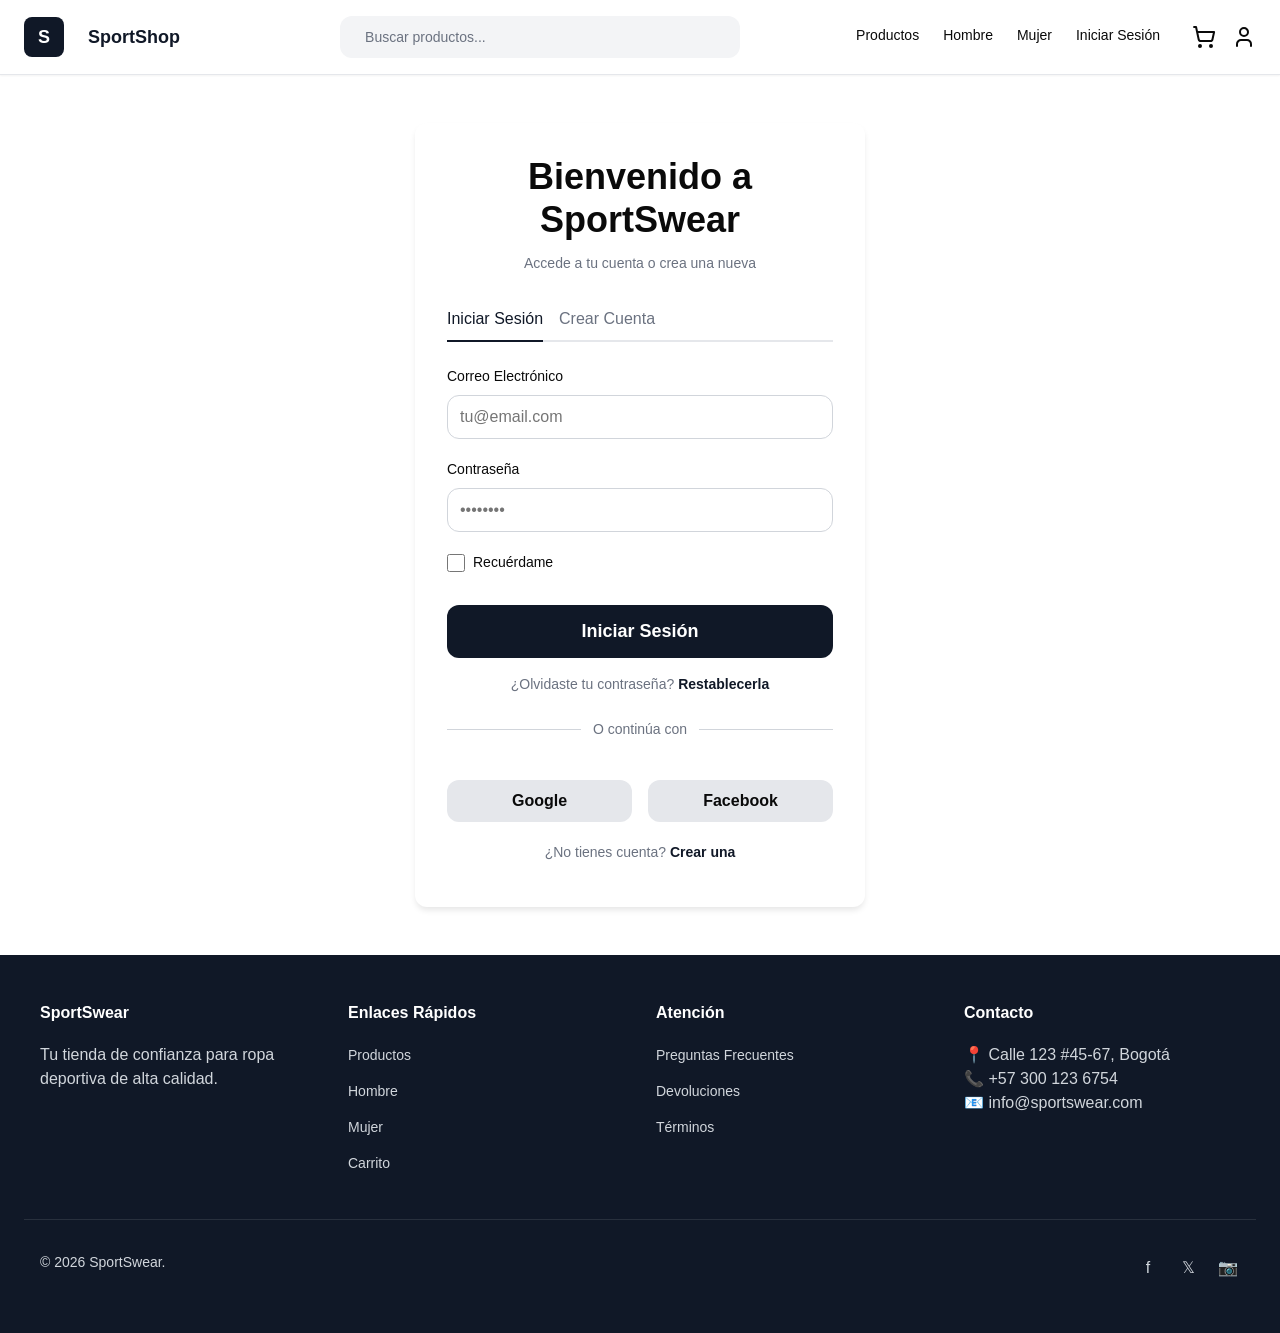
<file: pages/login.html>
<!DOCTYPE html>
<html lang="es">
<head>
  <meta charset="UTF-8">
  <meta name="viewport" content="width=device-width, initial-scale=1.0">
  <title>Iniciar Sesión - SportSwear</title>
  <link rel="stylesheet" href="../css/styles.css">
</head>
<body>
  <header class="navbar">
    <div class="navbar__left">
      <div class="logo">S</div>
      <div class="brand">SportShop</div>
    </div>

    <div class="navbar__center">
      <form class="search" role="search">
        <input type="search" placeholder="Buscar productos..." aria-label="Buscar productos" />
      </form>
    </div>

    <nav class="navbar__right">
      
			<nav class="navbar__right">
				<div class="nav-links">
					<a href="/pages/productos.html">Productos</a>
					<a href="/pages/productos.html?category=hombre">Hombre</a>
					<a href="/pages/productos.html?category=mujer">Mujer</a>
					<a href="/pages/login.html">Iniciar Sesión</a>
				</div>
				<div class="nav-icons">
					<a href="/pages/carrito.html" class="icon" aria-label="Carrito"><img src="/assets/icons/cart.svg" alt="Carrito"></a>
					<a href="/pages/admin-productos.html" class="icon" aria-label="Cuenta"><img src="/assets/icons/user.svg" alt="Cuenta"></a>
					<button class="hamburger" aria-label="Abrir menú" aria-expanded="false">☰</button>
				</div>
				<!-- mobile menu (hidden by default) -->
				<div class="mobile-menu" aria-hidden="true">
					<a href="/pages/productos.html">Productos</a>
					<a href="/pages/productos.html?category=hombre">Hombre</a>
					<a href="/pages/productos.html?category=mujer">Mujer</a>
					<a href="/pages/login.html">Iniciar Sesión</a>
				</div>
			</nav>
  </header>

  <!-- CONTENEDOR AUTH -->
  <div class="auth-container">
    <div class="auth-card">
      <h1>Bienvenido a SportSwear</h1>
      <p class="auth-card-subtitle">Accede a tu cuenta o crea una nueva</p>

      <!-- TABS -->
      <div class="auth-tabs">
        <button class="auth-tab active" id="login-tab">Iniciar Sesión</button>
        <button class="auth-tab" id="register-tab">Crear Cuenta</button>
      </div>

      <!-- FORMULARIO LOGIN -->
      <form id="login-form" style="display: block;">
        <div class="form-group">
          <label class="form-label" for="email">Correo Electrónico</label>
          <input type="email" id="email" class="form-input" placeholder="tu@email.com" required>
        </div>

        <div class="form-group">
          <label class="form-label" for="password">Contraseña</label>
          <input type="password" id="password" class="form-input" placeholder="••••••••" required>
        </div>

        <label class="filter-checkbox" style="margin-bottom: var(--spacing-lg);">
          <input type="checkbox" id="remember">
          <span>Recuérdame</span>
        </label>

        <button type="submit" class="btn btn-primary btn-lg">Iniciar Sesión</button>

        <p class="auth-footer" style="margin-top: var(--spacing-lg);">
          ¿Olvidaste tu contraseña? <a href="#">Restablecerla</a>
        </p>
      </form>

      <!-- FORMULARIO REGISTRO -->
      <form id="register-form" style="display: none;">
        <div class="form-group-row">
          <div class="form-group">
            <label class="form-label" for="first-name">Nombre</label>
            <input type="text" id="first-name" class="form-input" placeholder="Tu nombre" required>
          </div>

          <div class="form-group">
            <label class="form-label" for="last-name">Apellido</label>
            <input type="text" id="last-name" class="form-input" placeholder="Tu apellido" required>
          </div>
        </div>

        <div class="form-group">
          <label class="form-label" for="register-email">Correo Electrónico</label>
          <input type="email" id="register-email" class="form-input" placeholder="tu@email.com" required>
        </div>

        <div class="form-group">
          <label class="form-label" for="register-password">Contraseña</label>
          <input type="password" id="register-password" class="form-input" placeholder="••••••••" required>
        </div>

        <div class="form-group">
          <label class="form-label" for="confirm-password">Confirmar Contraseña</label>
          <input type="password" id="confirm-password" class="form-input" placeholder="••••••••" required>
        </div>

        <label class="filter-checkbox" style="margin-bottom: var(--spacing-lg);">
          <input type="checkbox" id="terms" required>
          <span>Acepto los <a href="#" style="color: var(--color-primary-dark);">términos y condiciones</a></span>
        </label>

        <button type="submit" class="btn btn-primary btn-lg">Crear Cuenta</button>
      </form>

      <!-- DIVIDER -->
      <div class="auth-divider">O continúa con</div>

      <!-- REDES SOCIALES -->
      <div style="display: flex; gap: var(--spacing-lg); margin-bottom: var(--spacing-lg);">
        <button type="button" class="btn btn-secondary" style="flex: 1;">Google</button>
        <button type="button" class="btn btn-secondary" style="flex: 1;">Facebook</button>
      </div>

      <p class="auth-footer" id="tab-footer">
        ¿No tienes cuenta? <a href="#" onclick="switchTab('register')">Crear una</a>
      </p>
    </div>
  </div>

  <!-- FOOTER -->
  <footer class="footer" style="margin-top: auto;">
    <div class="footer-container">
      <div class="footer-section">
        <h3>SportSwear</h3>
        <p>Tu tienda de confianza para ropa deportiva de alta calidad.</p>
      </div>

      <div class="footer-section">
        <h3>Enlaces Rápidos</h3>
        <ul>
          <li><a href="productos.html">Productos</a></li>
          <li><a href="productos.html?category=hombre">Hombre</a></li>
          <li><a href="productos.html?category=mujer">Mujer</a></li>
          <li><a href="carrito.html">Carrito</a></li>
        </ul>
      </div>

      <div class="footer-section">
        <h3>Atención</h3>
        <ul>
          <li><a href="#">Preguntas Frecuentes</a></li>
          <li><a href="#">Devoluciones</a></li>
          <li><a href="#">Términos</a></li>
        </ul>
      </div>

      <div class="footer-section">
        <h3>Contacto</h3>
        <p>📍 Calle 123 #45-67, Bogotá<br>📞 +57 300 123 6754<br>📧 info@sportswear.com</p>
      </div>
    </div>

    <div class="footer-divider"></div>

    <div class="footer-bottom">
      <p class="footer-copyright">&copy; 2026 SportSwear.</p>
      <div class="footer-social">
        <a href="#">f</a>
        <a href="#">𝕏</a>
        <a href="#">📷</a>
      </div>
    </div>
  </footer>

  <script>
    const loginTab = document.getElementById('login-tab');
    const registerTab = document.getElementById('register-tab');
    const loginForm = document.getElementById('login-form');
    const registerForm = document.getElementById('register-form');
    const tabFooter = document.getElementById('tab-footer');

    function switchTab(tab) {
      if (tab === 'login') {
        loginTab.classList.add('active');
        registerTab.classList.remove('active');
        loginForm.style.display = 'block';
        registerForm.style.display = 'none';
        tabFooter.innerHTML = '¿No tienes cuenta? <a href="#" onclick="switchTab(\'register\')">Crear una</a>';
      } else {
        registerTab.classList.add('active');
        loginTab.classList.remove('active');
        registerForm.style.display = 'block';
        loginForm.style.display = 'none';
        tabFooter.innerHTML = '¿Ya tienes cuenta? <a href="#" onclick="switchTab(\'login\')">Inicia sesión</a>';
      }
    }

    loginTab.addEventListener('click', () => switchTab('login'));
    registerTab.addEventListener('click', () => switchTab('register'));

    loginForm.addEventListener('submit', (e) => {
      e.preventDefault();
      alert('¡Iniciando sesión!');
    });

    registerForm.addEventListener('submit', (e) => {
      e.preventDefault();
      alert('¡Cuenta creada exitosamente!');
    });
  </script>
  <script src="../js/main.js"></script>
</body>
</html>
</file>
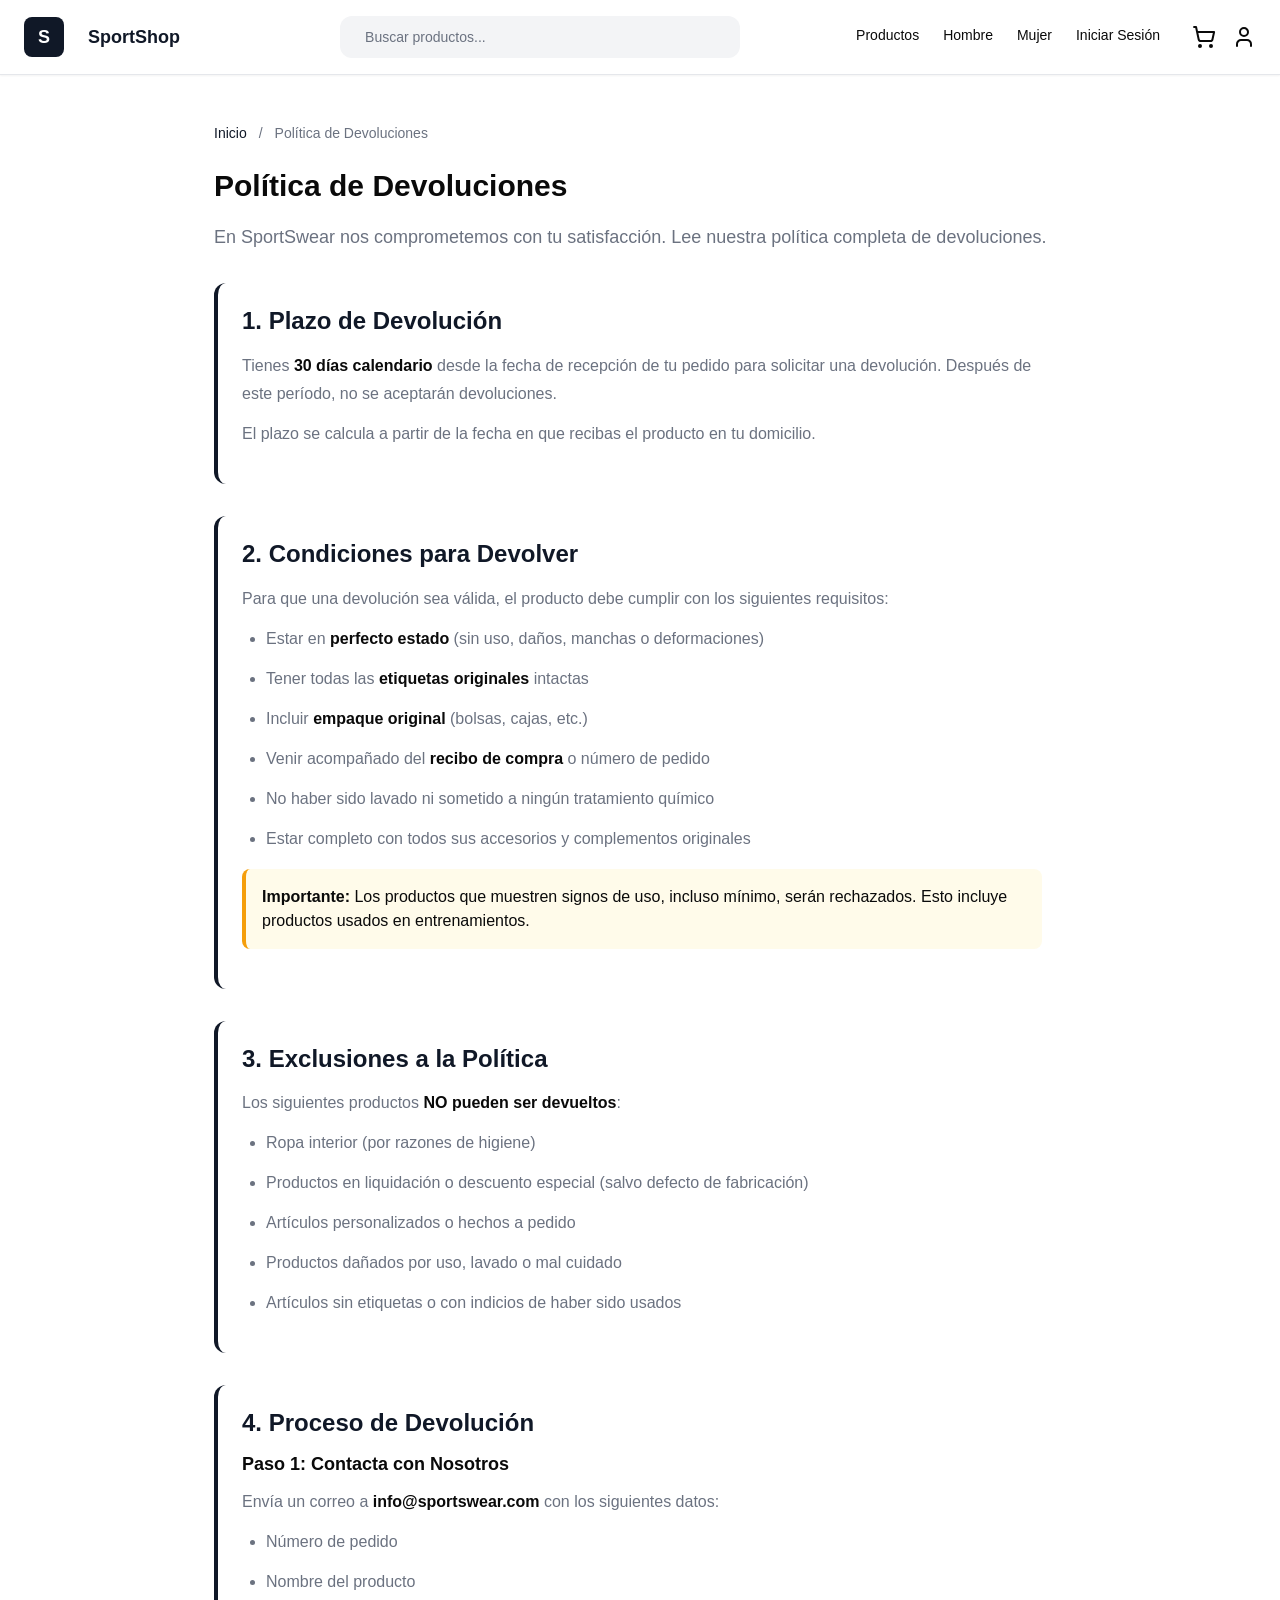
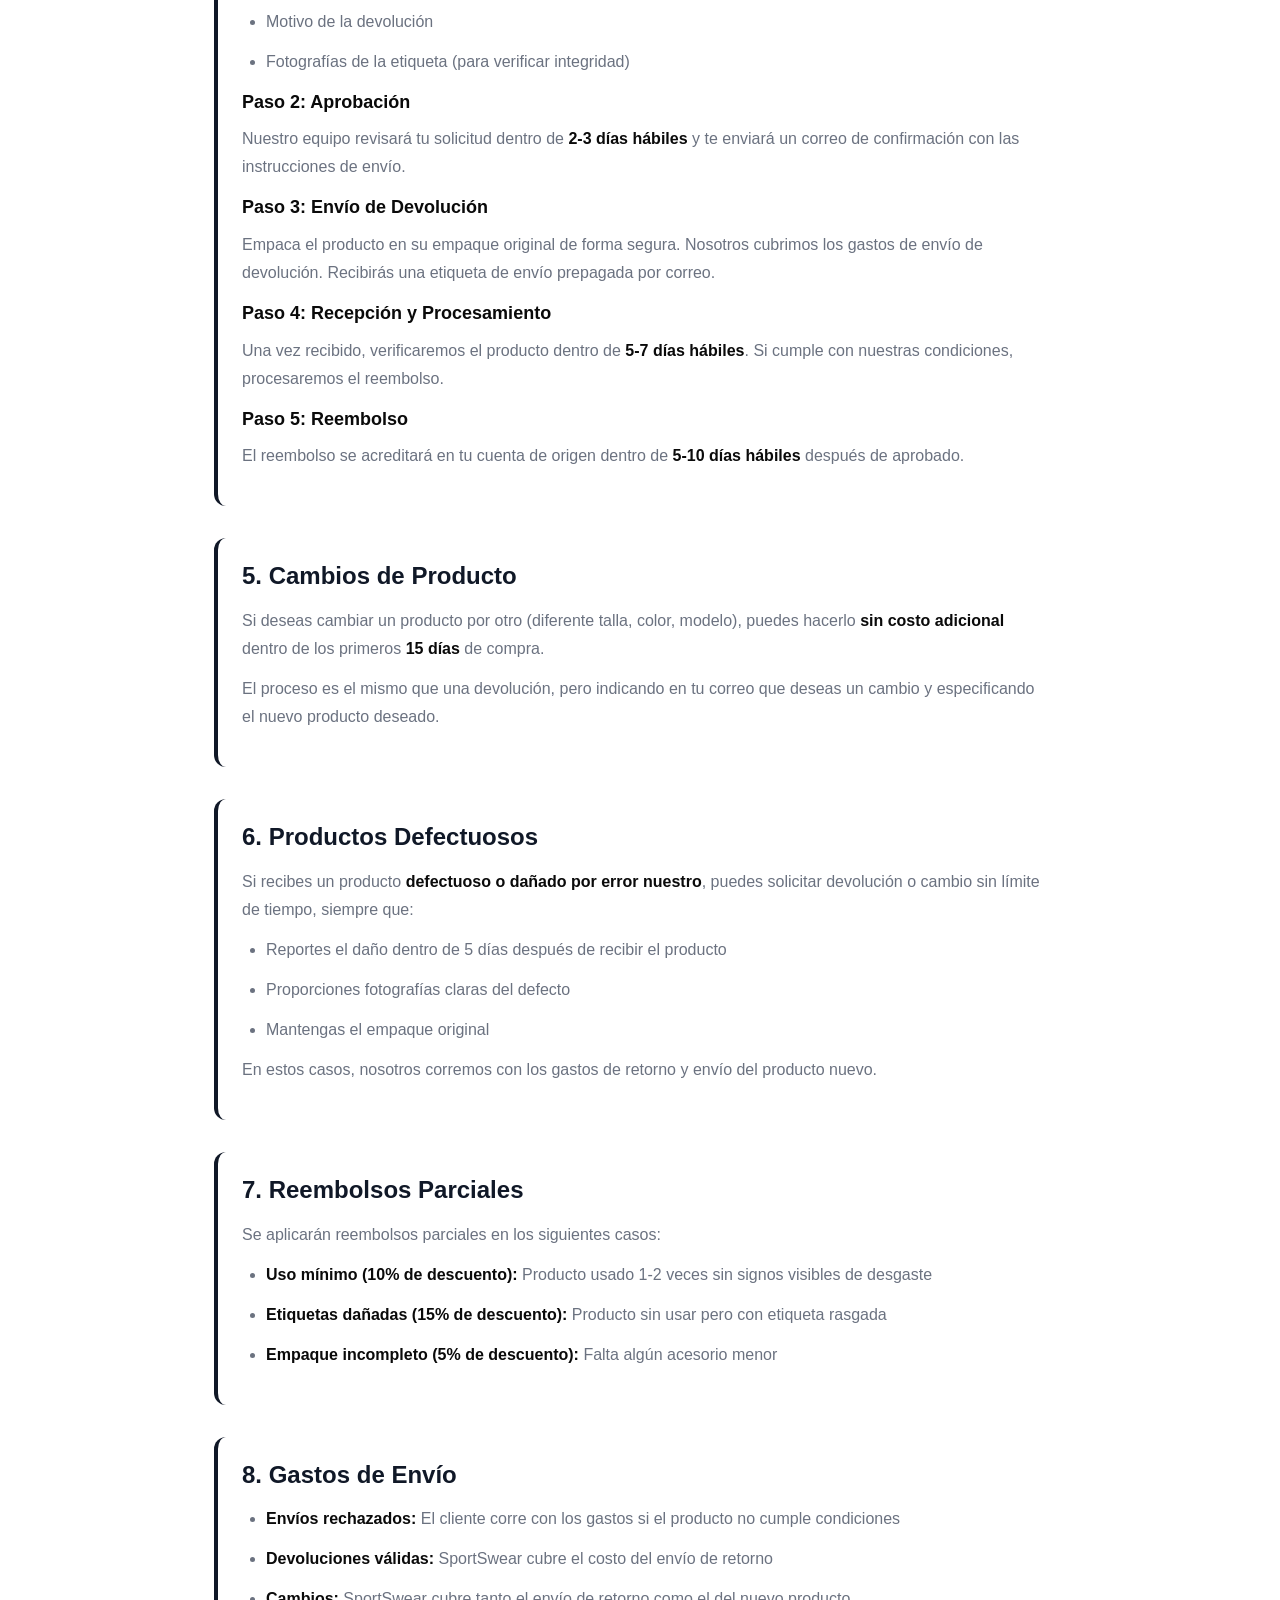
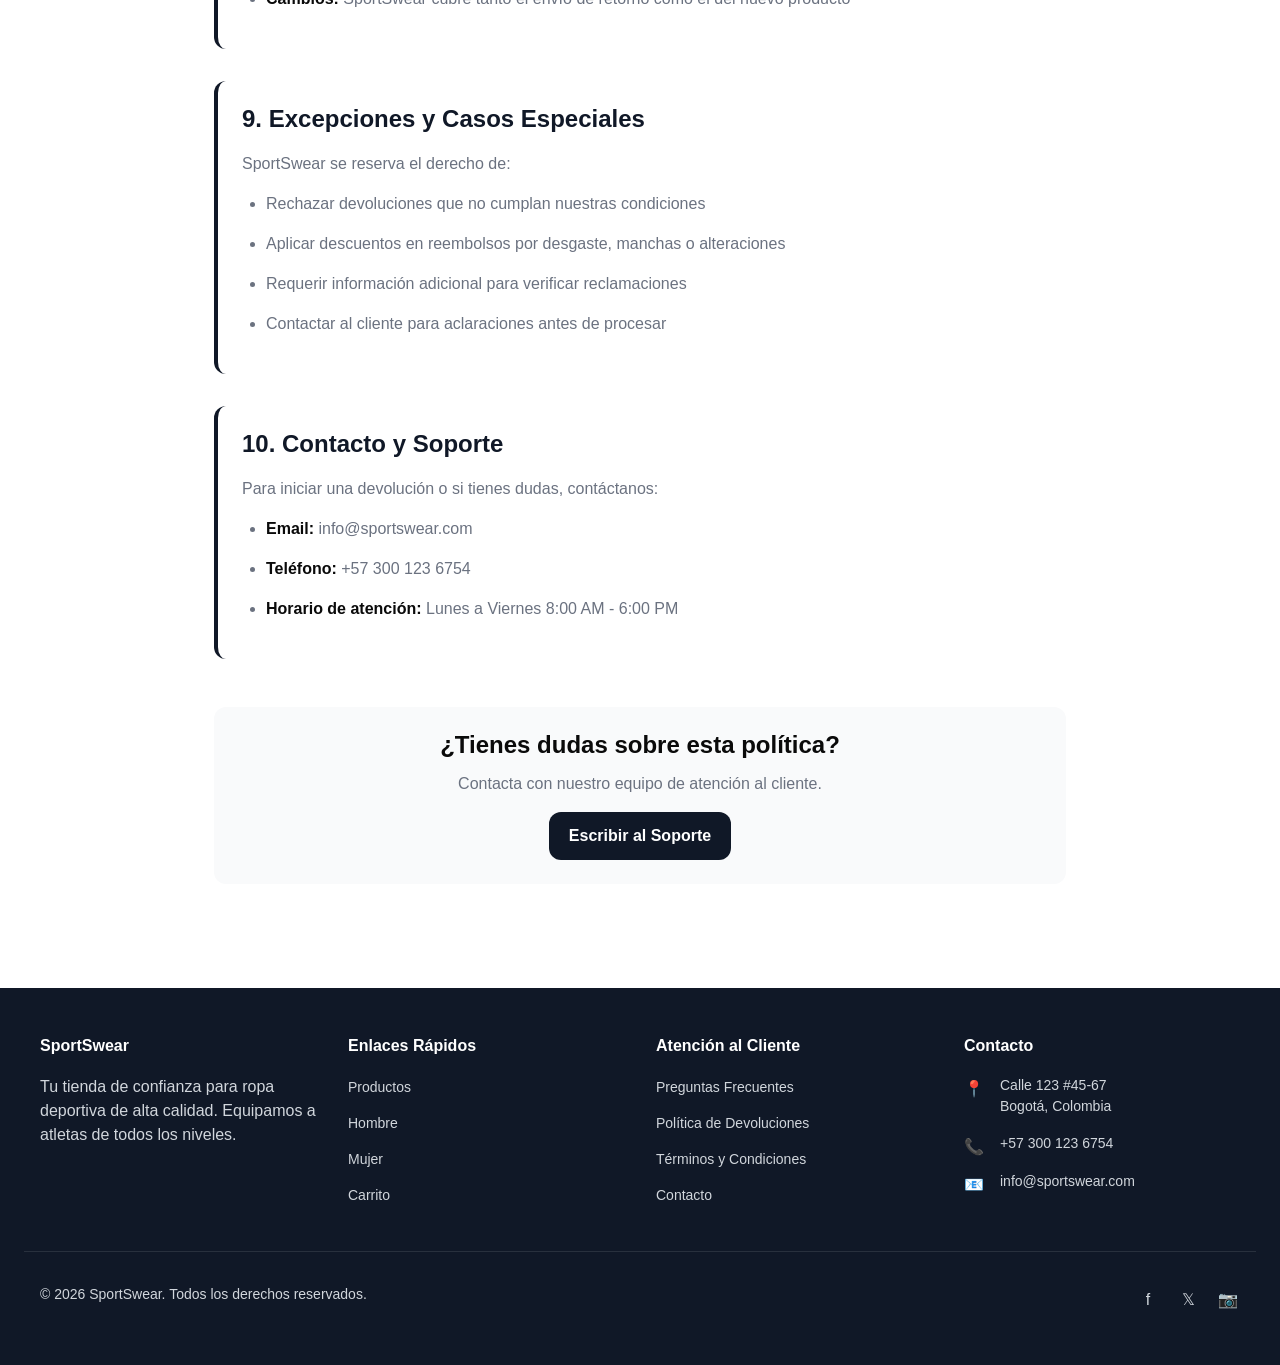
<file: pages/politica-devoluciones.html>
<!DOCTYPE html>
<html lang="es">
<head>
  <meta charset="UTF-8">
  <meta name="viewport" content="width=device-width, initial-scale=1.0">
  <meta name="description" content="Política de Devoluciones - SportSwear">
  <title>Política de Devoluciones - SportSwear</title>
  <link rel="stylesheet" href="../css/styles.css">
  <style>
    .page-content {
      max-width: 900px;
      margin: 0 auto;
      padding: var(--spacing-5xl) var(--spacing-2xl);
    }

    .section-block {
      margin-bottom: var(--spacing-3xl);
      background-color: var(--color-white);
      padding: var(--spacing-2xl);
      border-radius: var(--radius-lg);
      border-left: 4px solid var(--color-primary-dark);
    }

    .section-block h2 {
      color: var(--color-primary-dark);
      margin-bottom: var(--spacing-lg);
      font-size: var(--font-size-2xl);
    }

    .section-block h3 {
      color: var(--color-text-dark);
      margin-top: var(--spacing-lg);
      margin-bottom: var(--spacing-md);
      font-size: var(--font-size-lg);
    }

    .section-block p,
    .section-block li {
      color: var(--color-text-secondary);
      line-height: var(--line-height-relaxed);
      margin-bottom: var(--spacing-md);
    }

    .section-block ul,
    .section-block ol {
      margin-left: var(--spacing-2xl);
      margin-bottom: var(--spacing-md);
    }

    .section-block strong {
      color: var(--color-text-dark);
    }

    .breadcrumb {
      display: flex;
      gap: var(--spacing-md);
      margin-bottom: var(--spacing-2xl);
      font-size: var(--font-size-sm);
      color: var(--color-text-secondary);
    }

    .breadcrumb a {
      color: var(--color-primary-dark);
      text-decoration: none;
    }

    .breadcrumb a:hover {
      text-decoration: underline;
    }

    .highlight {
      background-color: #fffbea;
      padding: var(--spacing-lg);
      border-radius: var(--radius-md);
      margin: var(--spacing-lg) 0;
      border-left: 4px solid #f59e0b;
    }

    @media (max-width: 768px) {
      .page-content {
        padding: var(--spacing-3xl) var(--spacing-lg);
      }

      .section-block {
        padding: var(--spacing-lg);
      }
    }
  </style>
</head>
<body>
  <header class="navbar">
    <div class="navbar__left">
      <div class="logo">S</div>
      <div class="brand">SportShop</div>
    </div>

    <div class="navbar__center">
      <form class="search" role="search">
        <input type="search" placeholder="Buscar productos..." aria-label="Buscar productos" />
      </form>
    </div>

			<nav class="navbar__right">
				<div class="nav-links">
					<a href="/pages/productos.html">Productos</a>
					<a href="/pages/productos.html?category=hombre">Hombre</a>
					<a href="/pages/productos.html?category=mujer">Mujer</a>
					<a href="/pages/login.html">Iniciar Sesión</a>
				</div>
				<div class="nav-icons">
					<a href="/pages/carrito.html" class="icon" aria-label="Carrito"><img src="/assets/icons/cart.svg" alt="Carrito"></a>
					<a href="/pages/admin-productos.html" class="icon" aria-label="Cuenta"><img src="/assets/icons/user.svg" alt="Cuenta"></a>
					<button class="hamburger" aria-label="Abrir menú" aria-expanded="false">☰</button>
				</div>
				<!-- mobile menu (hidden by default) -->
				<div class="mobile-menu" aria-hidden="true">
					<a href="/pages/productos.html">Productos</a>
					<a href="/pages/productos.html?category=hombre">Hombre</a>
					<a href="/pages/productos.html?category=mujer">Mujer</a>
					<a href="/pages/login.html">Iniciar Sesión</a>
				</div>
			</nav>
  </header>

  <!-- CONTENIDO PRINCIPAL -->
  <div class="page-content">
    <nav class="breadcrumb">
      <a href="../index.html">Inicio</a>
      <span>/</span>
      <span>Política de Devoluciones</span>
    </nav>

    <h1 style="font-size: var(--font-size-3xl); margin-bottom: var(--spacing-xl); color: var(--color-text-dark);">Política de Devoluciones</h1>
    <p style="color: var(--color-text-secondary); margin-bottom: var(--spacing-3xl); font-size: var(--font-size-lg);">En SportSwear nos comprometemos con tu satisfacción. Lee nuestra política completa de devoluciones.</p>

    <!-- SECCIÓN 1 -->
    <div class="section-block">
      <h2>1. Plazo de Devolución</h2>
      <p>Tienes <strong>30 días calendario</strong> desde la fecha de recepción de tu pedido para solicitar una devolución. Después de este período, no se aceptarán devoluciones.</p>
      <p>El plazo se calcula a partir de la fecha en que recibas el producto en tu domicilio.</p>
    </div>

    <!-- SECCIÓN 2 -->
    <div class="section-block">
      <h2>2. Condiciones para Devolver</h2>
      <p>Para que una devolución sea válida, el producto debe cumplir con los siguientes requisitos:</p>
      <ul>
        <li>Estar en <strong>perfecto estado</strong> (sin uso, daños, manchas o deformaciones)</li>
        <li>Tener todas las <strong>etiquetas originales</strong> intactas</li>
        <li>Incluir <strong>empaque original</strong> (bolsas, cajas, etc.)</li>
        <li>Venir acompañado del <strong>recibo de compra</strong> o número de pedido</li>
        <li>No haber sido lavado ni sometido a ningún tratamiento químico</li>
        <li>Estar completo con todos sus accesorios y complementos originales</li>
      </ul>

      <div class="highlight">
        <strong>Importante:</strong> Los productos que muestren signos de uso, incluso mínimo, serán rechazados. Esto incluye productos usados en entrenamientos.
      </div>
    </div>

    <!-- SECCIÓN 3 -->
    <div class="section-block">
      <h2>3. Exclusiones a la Política</h2>
      <p>Los siguientes productos <strong>NO pueden ser devueltos</strong>:</p>
      <ul>
        <li>Ropa interior (por razones de higiene)</li>
        <li>Productos en liquidación o descuento especial (salvo defecto de fabricación)</li>
        <li>Artículos personalizados o hechos a pedido</li>
        <li>Productos dañados por uso, lavado o mal cuidado</li>
        <li>Artículos sin etiquetas o con indicios de haber sido usados</li>
      </ul>
    </div>

    <!-- SECCIÓN 4 -->
    <div class="section-block">
      <h2>4. Proceso de Devolución</h2>
      <h3>Paso 1: Contacta con Nosotros</h3>
      <p>Envía un correo a <strong>info@sportswear.com</strong> con los siguientes datos:</p>
      <ul>
        <li>Número de pedido</li>
        <li>Nombre del producto</li>
        <li>Motivo de la devolución</li>
        <li>Fotografías de la etiqueta (para verificar integridad)</li>
      </ul>

      <h3>Paso 2: Aprobación</h3>
      <p>Nuestro equipo revisará tu solicitud dentro de <strong>2-3 días hábiles</strong> y te enviará un correo de confirmación con las instrucciones de envío.</p>

      <h3>Paso 3: Envío de Devolución</h3>
      <p>Empaca el producto en su empaque original de forma segura. Nosotros cubrimos los gastos de envío de devolución. Recibirás una etiqueta de envío prepagada por correo.</p>

      <h3>Paso 4: Recepción y Procesamiento</h3>
      <p>Una vez recibido, verificaremos el producto dentro de <strong>5-7 días hábiles</strong>. Si cumple con nuestras condiciones, procesaremos el reembolso.</p>

      <h3>Paso 5: Reembolso</h3>
      <p>El reembolso se acreditará en tu cuenta de origen dentro de <strong>5-10 días hábiles</strong> después de aprobado.</p>
    </div>

    <!-- SECCIÓN 5 -->
    <div class="section-block">
      <h2>5. Cambios de Producto</h2>
      <p>Si deseas cambiar un producto por otro (diferente talla, color, modelo), puedes hacerlo <strong>sin costo adicional</strong> dentro de los primeros <strong>15 días</strong> de compra.</p>
      <p>El proceso es el mismo que una devolución, pero indicando en tu correo que deseas un cambio y especificando el nuevo producto deseado.</p>
    </div>

    <!-- SECCIÓN 6 -->
    <div class="section-block">
      <h2>6. Productos Defectuosos</h2>
      <p>Si recibes un producto <strong>defectuoso o dañado por error nuestro</strong>, puedes solicitar devolución o cambio sin límite de tiempo, siempre que:</p>
      <ul>
        <li>Reportes el daño dentro de 5 días después de recibir el producto</li>
        <li>Proporciones fotografías claras del defecto</li>
        <li>Mantengas el empaque original</li>
      </ul>
      <p>En estos casos, nosotros corremos con los gastos de retorno y envío del producto nuevo.</p>
    </div>

    <!-- SECCIÓN 7 -->
    <div class="section-block">
      <h2>7. Reembolsos Parciales</h2>
      <p>Se aplicarán reembolsos parciales en los siguientes casos:</p>
      <ul>
        <li><strong>Uso mínimo (10% de descuento):</strong> Producto usado 1-2 veces sin signos visibles de desgaste</li>
        <li><strong>Etiquetas dañadas (15% de descuento):</strong> Producto sin usar pero con etiqueta rasgada</li>
        <li><strong>Empaque incompleto (5% de descuento):</strong> Falta algún acesorio menor</li>
      </ul>
    </div>

    <!-- SECCIÓN 8 -->
    <div class="section-block">
      <h2>8. Gastos de Envío</h2>
      <ul>
        <li><strong>Envíos rechazados:</strong> El cliente corre con los gastos si el producto no cumple condiciones</li>
        <li><strong>Devoluciones válidas:</strong> SportSwear cubre el costo del envío de retorno</li>
        <li><strong>Cambios:</strong> SportSwear cubre tanto el envío de retorno como el del nuevo producto</li>
      </ul>
    </div>

    <!-- SECCIÓN 9 -->
    <div class="section-block">
      <h2>9. Excepciones y Casos Especiales</h2>
      <p>SportSwear se reserva el derecho de:</p>
      <ul>
        <li>Rechazar devoluciones que no cumplan nuestras condiciones</li>
        <li>Aplicar descuentos en reembolsos por desgaste, manchas o alteraciones</li>
        <li>Requerir información adicional para verificar reclamaciones</li>
        <li>Contactar al cliente para aclaraciones antes de procesar</li>
      </ul>
    </div>

    <!-- SECCIÓN 10 -->
    <div class="section-block">
      <h2>10. Contacto y Soporte</h2>
      <p>Para iniciar una devolución o si tienes dudas, contáctanos:</p>
      <ul>
        <li><strong>Email:</strong> info@sportswear.com</li>
        <li><strong>Teléfono:</strong> +57 300 123 6754</li>
        <li><strong>Horario de atención:</strong> Lunes a Viernes 8:00 AM - 6:00 PM</li>
      </ul>
    </div>

    <div style="background-color: var(--color-neutral-50); padding: var(--spacing-2xl); border-radius: var(--radius-lg); margin-top: var(--spacing-5xl); text-align: center;">
      <h3 style="margin-bottom: var(--spacing-md);">¿Tienes dudas sobre esta política?</h3>
      <p style="color: var(--color-text-secondary); margin-bottom: var(--spacing-lg);">Contacta con nuestro equipo de atención al cliente.</p>
      <a href="mailto:info@sportswear.com" class="btn btn-primary">Escribir al Soporte</a>
    </div>
  </div>

  <!-- FOOTER -->
  <footer class="footer">
    <div class="footer-container">
      <div class="footer-section">
        <h3>SportSwear</h3>
        <p>Tu tienda de confianza para ropa deportiva de alta calidad. Equipamos a atletas de todos los niveles.</p>
      </div>

      <div class="footer-section">
        <h3>Enlaces Rápidos</h3>
        <ul>
          <li><a href="productos.html">Productos</a></li>
          <li><a href="productos.html?category=hombre">Hombre</a></li>
          <li><a href="productos.html?category=mujer">Mujer</a></li>
          <li><a href="carrito.html">Carrito</a></li>
        </ul>
      </div>

      <div class="footer-section">
        <h3>Atención al Cliente</h3>
        <ul>
          <li><a href="faq.html">Preguntas Frecuentes</a></li>
          <li><a href="politica-devoluciones.html">Política de Devoluciones</a></li>
          <li><a href="terminos.html">Términos y Condiciones</a></li>
          <li><a href="#">Contacto</a></li>
        </ul>
      </div>

      <div class="footer-section">
        <h3>Contacto</h3>
        <div class="footer-contact">
          <span class="footer-contact-icon">📍</span>
          <p>Calle 123 #45-67<br>Bogotá, Colombia</p>
        </div>
        <div class="footer-contact">
          <span class="footer-contact-icon">📞</span>
          <p>+57 300 123 6754</p>
        </div>
        <div class="footer-contact">
          <span class="footer-contact-icon">📧</span>
          <p>info@sportswear.com</p>
        </div>
      </div>
    </div>

    <div class="footer-divider"></div>

    <div class="footer-bottom">
      <p class="footer-copyright">&copy; 2026 SportSwear. Todos los derechos reservados.</p>
      <div class="footer-social">
        <a href="#" aria-label="Facebook">f</a>
        <a href="#" aria-label="Twitter">𝕏</a>
        <a href="#" aria-label="Instagram">📷</a>
      </div>
    </div>
  </footer>

  <script src="../js/main.js"></script>
</body>
</html>
</file>
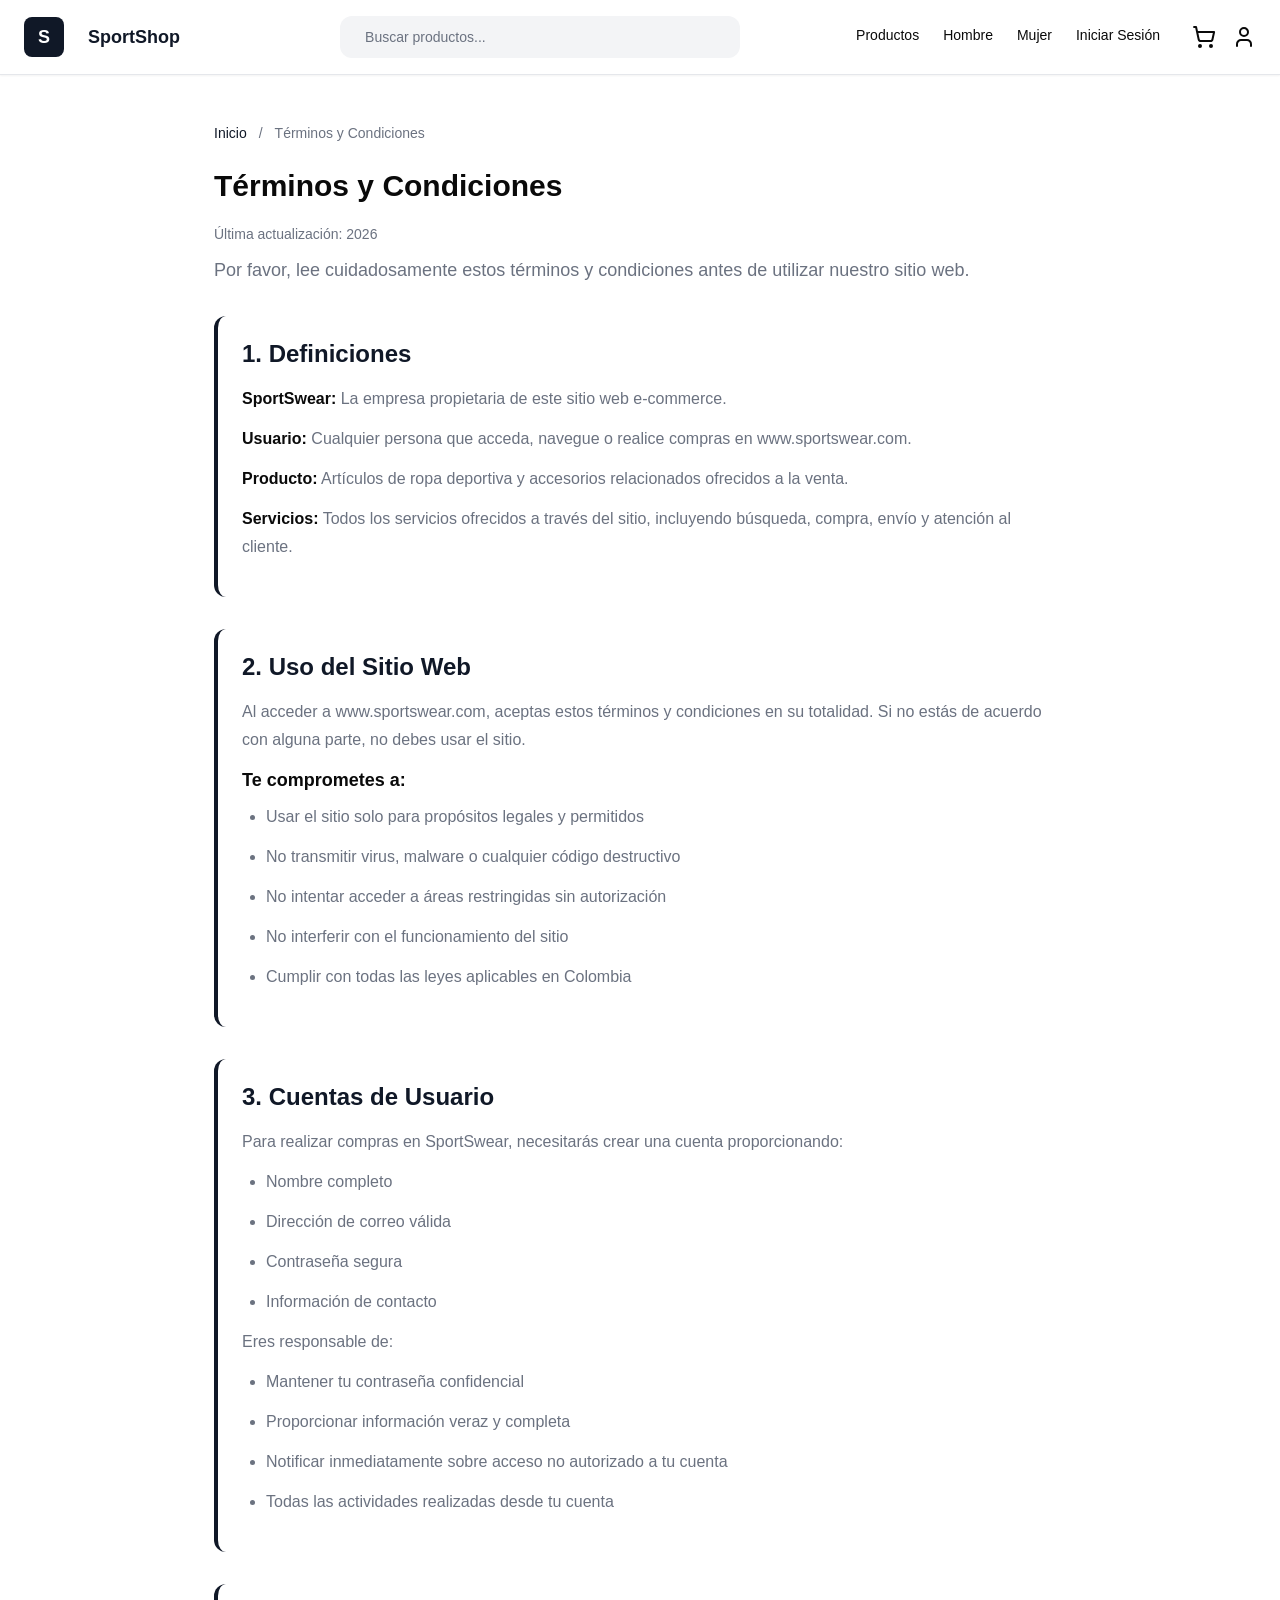
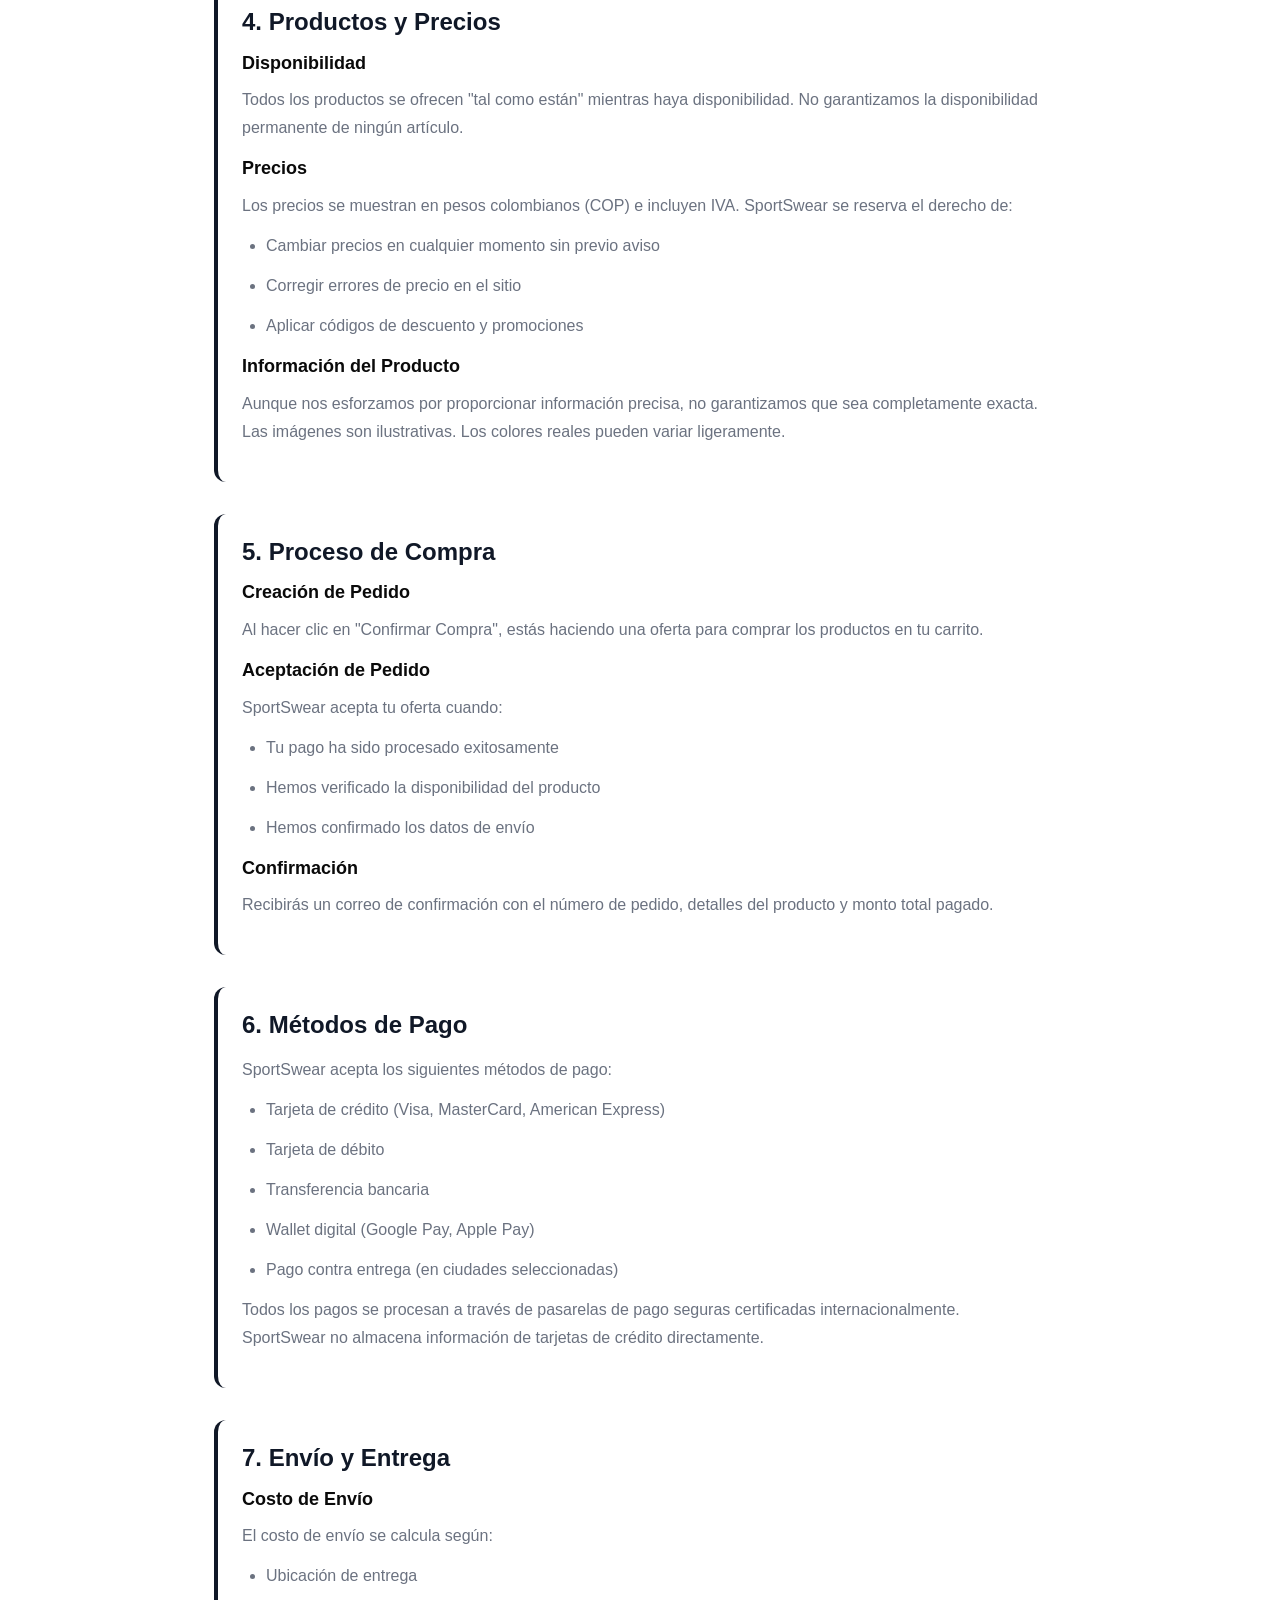
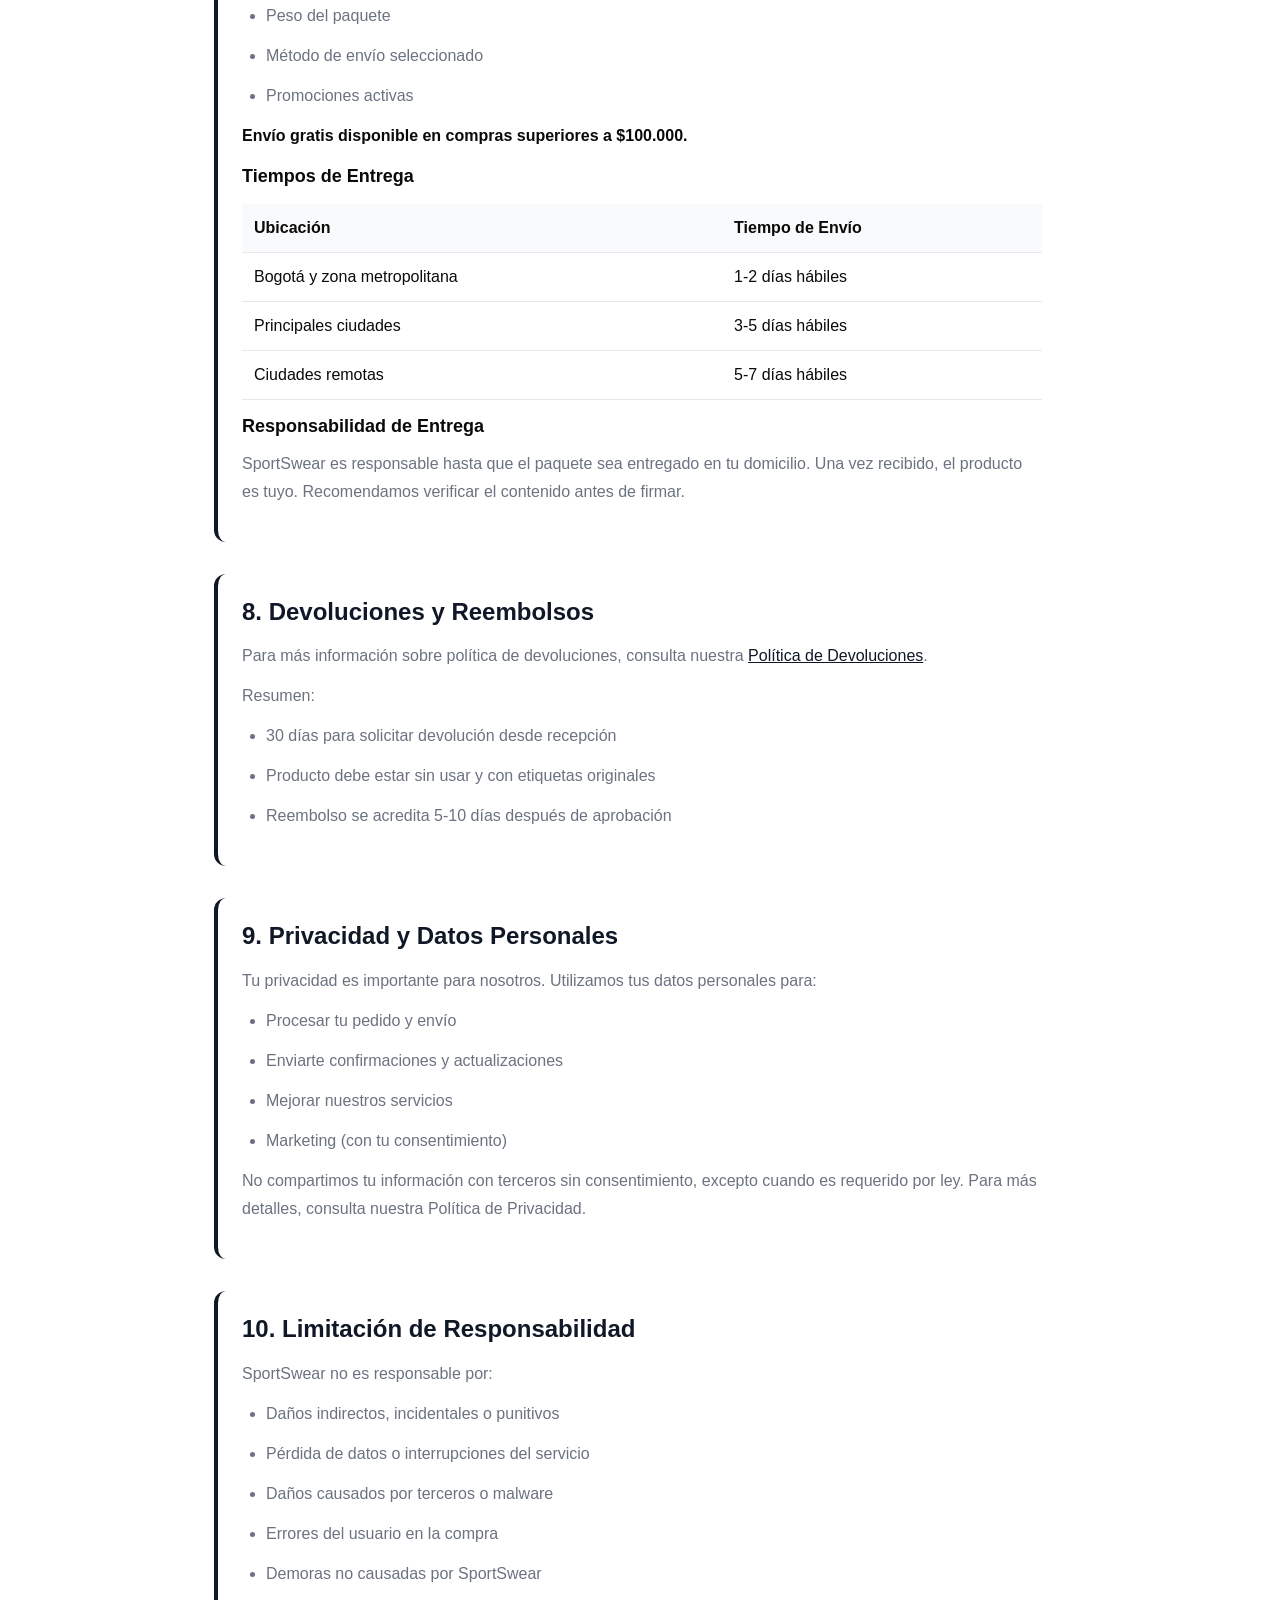
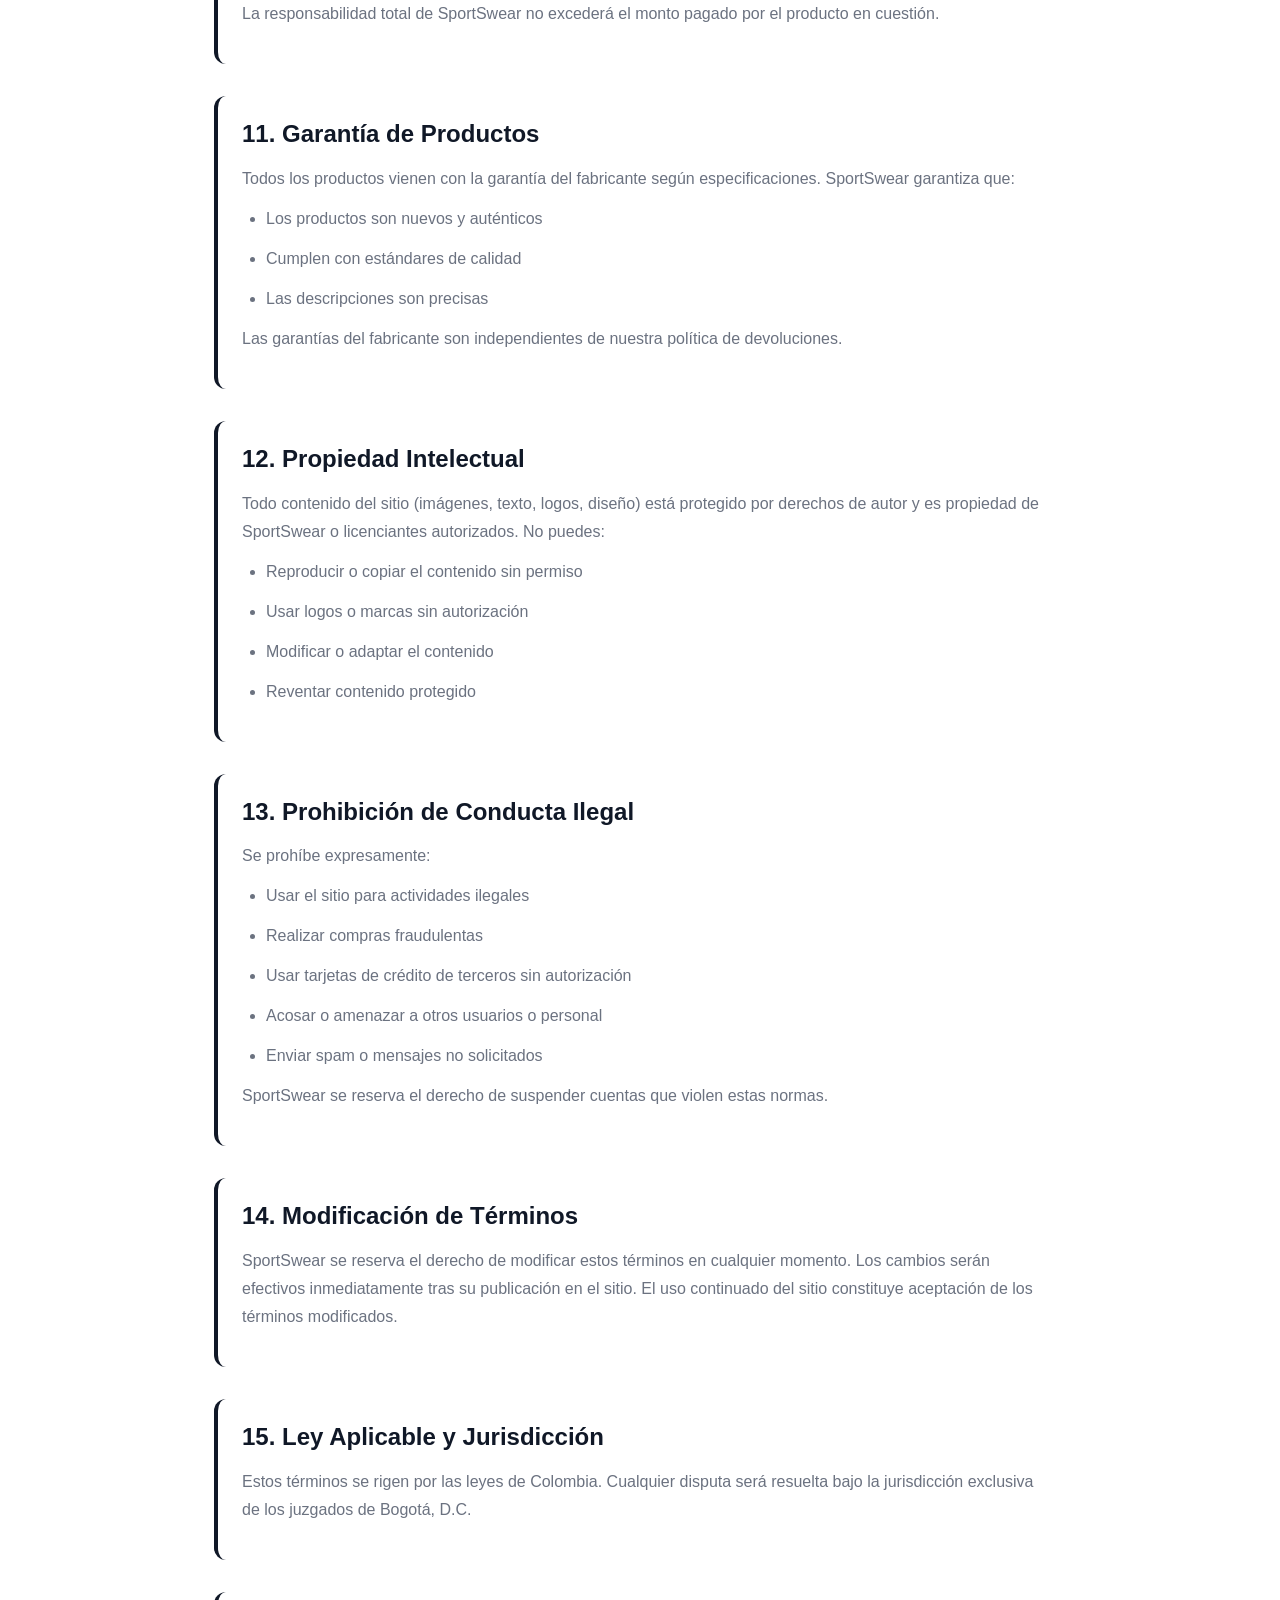
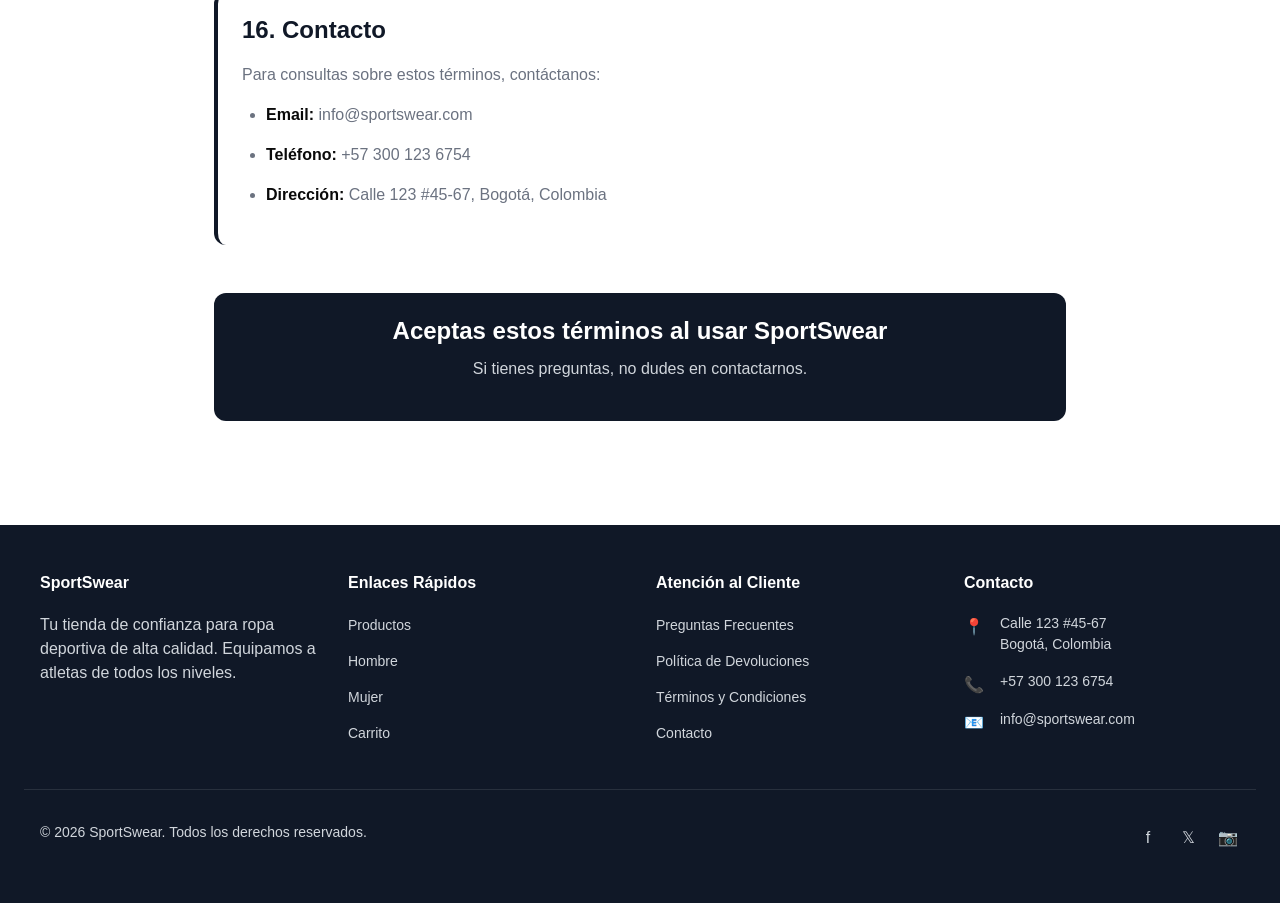
<file: pages/terminos.html>
<!DOCTYPE html>
<html lang="es">
<head>
  <meta charset="UTF-8">
  <meta name="viewport" content="width=device-width, initial-scale=1.0">
  <meta name="description" content="Términos y Condiciones - SportSwear">
  <title>Términos y Condiciones - SportSwear</title>
  <link rel="stylesheet" href="../css/styles.css">
  <style>
    .page-content {
      max-width: 900px;
      margin: 0 auto;
      padding: var(--spacing-5xl) var(--spacing-2xl);
    }

    .section-block {
      margin-bottom: var(--spacing-3xl);
      background-color: var(--color-white);
      padding: var(--spacing-2xl);
      border-radius: var(--radius-lg);
      border-left: 4px solid var(--color-primary-dark);
    }

    .section-block h2 {
      color: var(--color-primary-dark);
      margin-bottom: var(--spacing-lg);
      font-size: var(--font-size-2xl);
    }

    .section-block h3 {
      color: var(--color-text-dark);
      margin-top: var(--spacing-lg);
      margin-bottom: var(--spacing-md);
      font-size: var(--font-size-lg);
    }

    .section-block p,
    .section-block li {
      color: var(--color-text-secondary);
      line-height: var(--line-height-relaxed);
      margin-bottom: var(--spacing-md);
    }

    .section-block ul,
    .section-block ol {
      margin-left: var(--spacing-2xl);
      margin-bottom: var(--spacing-md);
    }

    .section-block strong {
      color: var(--color-text-dark);
    }

    .breadcrumb {
      display: flex;
      gap: var(--spacing-md);
      margin-bottom: var(--spacing-2xl);
      font-size: var(--font-size-sm);
      color: var(--color-text-secondary);
    }

    .breadcrumb a {
      color: var(--color-primary-dark);
      text-decoration: none;
    }

    .breadcrumb a:hover {
      text-decoration: underline;
    }

    .table-simple {
      width: 100%;
      border-collapse: collapse;
      margin: var(--spacing-lg) 0;
    }

    .table-simple td,
    .table-simple th {
      padding: var(--spacing-md);
      border-bottom: 1px solid var(--color-neutral-200);
      text-align: left;
    }

    .table-simple th {
      background-color: var(--color-neutral-50);
      font-weight: var(--font-weight-semibold);
    }

    @media (max-width: 768px) {
      .page-content {
        padding: var(--spacing-3xl) var(--spacing-lg);
      }

      .section-block {
        padding: var(--spacing-lg);
      }
    }
  </style>
</head>
<body>
  <header class="navbar">
    <div class="navbar__left">
      <div class="logo">S</div>
      <div class="brand">SportShop</div>
    </div>

    <div class="navbar__center">
      <form class="search" role="search">
        <input type="search" placeholder="Buscar productos..." aria-label="Buscar productos" />
      </form>
    </div>

			<nav class="navbar__right">
				<div class="nav-links">
					<a href="/pages/productos.html">Productos</a>
					<a href="/pages/productos.html?category=hombre">Hombre</a>
					<a href="/pages/productos.html?category=mujer">Mujer</a>
					<a href="/pages/login.html">Iniciar Sesión</a>
				</div>
				<div class="nav-icons">
					<a href="/pages/carrito.html" class="icon" aria-label="Carrito"><img src="/assets/icons/cart.svg" alt="Carrito"></a>
					<a href="/pages/admin-productos.html" class="icon" aria-label="Cuenta"><img src="/assets/icons/user.svg" alt="Cuenta"></a>
					<button class="hamburger" aria-label="Abrir menú" aria-expanded="false">☰</button>
				</div>
				<!-- mobile menu (hidden by default) -->
				<div class="mobile-menu" aria-hidden="true">
					<a href="/pages/productos.html">Productos</a>
					<a href="/pages/productos.html?category=hombre">Hombre</a>
					<a href="/pages/productos.html?category=mujer">Mujer</a>
					<a href="/pages/login.html">Iniciar Sesión</a>
				</div>
			</nav>
  </header>

  <!-- CONTENIDO PRINCIPAL -->
  <div class="page-content">
    <nav class="breadcrumb">
      <a href="../index.html">Inicio</a>
      <span>/</span>
      <span>Términos y Condiciones</span>
    </nav>

    <h1 style="font-size: var(--font-size-3xl); margin-bottom: var(--spacing-xl); color: var(--color-text-dark);">Términos y Condiciones</h1>
    <p style="color: var(--color-text-secondary); margin-bottom: var(--spacing-md); font-size: var(--font-size-sm);">Última actualización: 2026</p>
    <p style="color: var(--color-text-secondary); margin-bottom: var(--spacing-3xl); font-size: var(--font-size-lg);">Por favor, lee cuidadosamente estos términos y condiciones antes de utilizar nuestro sitio web.</p>

    <!-- SECCIÓN 1 -->
    <div class="section-block">
      <h2>1. Definiciones</h2>
      <p><strong>SportSwear:</strong> La empresa propietaria de este sitio web e-commerce.</p>
      <p><strong>Usuario:</strong> Cualquier persona que acceda, navegue o realice compras en www.sportswear.com.</p>
      <p><strong>Producto:</strong> Artículos de ropa deportiva y accesorios relacionados ofrecidos a la venta.</p>
      <p><strong>Servicios:</strong> Todos los servicios ofrecidos a través del sitio, incluyendo búsqueda, compra, envío y atención al cliente.</p>
    </div>

    <!-- SECCIÓN 2 -->
    <div class="section-block">
      <h2>2. Uso del Sitio Web</h2>
      <p>Al acceder a www.sportswear.com, aceptas estos términos y condiciones en su totalidad. Si no estás de acuerdo con alguna parte, no debes usar el sitio.</p>
      <h3>Te comprometes a:</h3>
      <ul>
        <li>Usar el sitio solo para propósitos legales y permitidos</li>
        <li>No transmitir virus, malware o cualquier código destructivo</li>
        <li>No intentar acceder a áreas restringidas sin autorización</li>
        <li>No interferir con el funcionamiento del sitio</li>
        <li>Cumplir con todas las leyes aplicables en Colombia</li>
      </ul>
    </div>

    <!-- SECCIÓN 3 -->
    <div class="section-block">
      <h2>3. Cuentas de Usuario</h2>
      <p>Para realizar compras en SportSwear, necesitarás crear una cuenta proporcionando:</p>
      <ul>
        <li>Nombre completo</li>
        <li>Dirección de correo válida</li>
        <li>Contraseña segura</li>
        <li>Información de contacto</li>
      </ul>
      <p>Eres responsable de:</p>
      <ul>
        <li>Mantener tu contraseña confidencial</li>
        <li>Proporcionar información veraz y completa</li>
        <li>Notificar inmediatamente sobre acceso no autorizado a tu cuenta</li>
        <li>Todas las actividades realizadas desde tu cuenta</li>
      </ul>
    </div>

    <!-- SECCIÓN 4 -->
    <div class="section-block">
      <h2>4. Productos y Precios</h2>
      <h3>Disponibilidad</h3>
      <p>Todos los productos se ofrecen "tal como están" mientras haya disponibilidad. No garantizamos la disponibilidad permanente de ningún artículo.</p>
      
      <h3>Precios</h3>
      <p>Los precios se muestran en pesos colombianos (COP) e incluyen IVA. SportSwear se reserva el derecho de:</p>
      <ul>
        <li>Cambiar precios en cualquier momento sin previo aviso</li>
        <li>Corregir errores de precio en el sitio</li>
        <li>Aplicar códigos de descuento y promociones</li>
      </ul>

      <h3>Información del Producto</h3>
      <p>Aunque nos esforzamos por proporcionar información precisa, no garantizamos que sea completamente exacta. Las imágenes son ilustrativas. Los colores reales pueden variar ligeramente.</p>
    </div>

    <!-- SECCIÓN 5 -->
    <div class="section-block">
      <h2>5. Proceso de Compra</h2>
      <h3>Creación de Pedido</h3>
      <p>Al hacer clic en "Confirmar Compra", estás haciendo una oferta para comprar los productos en tu carrito.</p>
      
      <h3>Aceptación de Pedido</h3>
      <p>SportSwear acepta tu oferta cuando:</p>
      <ul>
        <li>Tu pago ha sido procesado exitosamente</li>
        <li>Hemos verificado la disponibilidad del producto</li>
        <li>Hemos confirmado los datos de envío</li>
      </ul>

      <h3>Confirmación</h3>
      <p>Recibirás un correo de confirmación con el número de pedido, detalles del producto y monto total pagado.</p>
    </div>

    <!-- SECCIÓN 6 -->
    <div class="section-block">
      <h2>6. Métodos de Pago</h2>
      <p>SportSwear acepta los siguientes métodos de pago:</p>
      <ul>
        <li>Tarjeta de crédito (Visa, MasterCard, American Express)</li>
        <li>Tarjeta de débito</li>
        <li>Transferencia bancaria</li>
        <li>Wallet digital (Google Pay, Apple Pay)</li>
        <li>Pago contra entrega (en ciudades seleccionadas)</li>
      </ul>
      <p>Todos los pagos se procesan a través de pasarelas de pago seguras certificadas internacionalmente. SportSwear no almacena información de tarjetas de crédito directamente.</p>
    </div>

    <!-- SECCIÓN 7 -->
    <div class="section-block">
      <h2>7. Envío y Entrega</h2>
      <h3>Costo de Envío</h3>
      <p>El costo de envío se calcula según:</p>
      <ul>
        <li>Ubicación de entrega</li>
        <li>Peso del paquete</li>
        <li>Método de envío seleccionado</li>
        <li>Promociones activas</li>
      </ul>
      <p><strong>Envío gratis disponible en compras superiores a $100.000.</strong></p>

      <h3>Tiempos de Entrega</h3>
      <table class="table-simple">
        <tr>
          <th>Ubicación</th>
          <th>Tiempo de Envío</th>
        </tr>
        <tr>
          <td>Bogotá y zona metropolitana</td>
          <td>1-2 días hábiles</td>
        </tr>
        <tr>
          <td>Principales ciudades</td>
          <td>3-5 días hábiles</td>
        </tr>
        <tr>
          <td>Ciudades remotas</td>
          <td>5-7 días hábiles</td>
        </tr>
      </table>

      <h3>Responsabilidad de Entrega</h3>
      <p>SportSwear es responsable hasta que el paquete sea entregado en tu domicilio. Una vez recibido, el producto es tuyo. Recomendamos verificar el contenido antes de firmar.</p>
    </div>

    <!-- SECCIÓN 8 -->
    <div class="section-block">
      <h2>8. Devoluciones y Reembolsos</h2>
      <p>Para más información sobre política de devoluciones, consulta nuestra <a href="politica-devoluciones.html" style="color: var(--color-primary-dark); text-decoration: underline;">Política de Devoluciones</a>.</p>
      <p>Resumen:</p>
      <ul>
        <li>30 días para solicitar devolución desde recepción</li>
        <li>Producto debe estar sin usar y con etiquetas originales</li>
        <li>Reembolso se acredita 5-10 días después de aprobación</li>
      </ul>
    </div>

    <!-- SECCIÓN 9 -->
    <div class="section-block">
      <h2>9. Privacidad y Datos Personales</h2>
      <p>Tu privacidad es importante para nosotros. Utilizamos tus datos personales para:</p>
      <ul>
        <li>Procesar tu pedido y envío</li>
        <li>Enviarte confirmaciones y actualizaciones</li>
        <li>Mejorar nuestros servicios</li>
        <li>Marketing (con tu consentimiento)</li>
      </ul>
      <p>No compartimos tu información con terceros sin consentimiento, excepto cuando es requerido por ley. Para más detalles, consulta nuestra Política de Privacidad.</p>
    </div>

    <!-- SECCIÓN 10 -->
    <div class="section-block">
      <h2>10. Limitación de Responsabilidad</h2>
      <p>SportSwear no es responsable por:</p>
      <ul>
        <li>Daños indirectos, incidentales o punitivos</li>
        <li>Pérdida de datos o interrupciones del servicio</li>
        <li>Daños causados por terceros o malware</li>
        <li>Errores del usuario en la compra</li>
        <li>Demoras no causadas por SportSwear</li>
      </ul>
      <p>La responsabilidad total de SportSwear no excederá el monto pagado por el producto en cuestión.</p>
    </div>

    <!-- SECCIÓN 11 -->
    <div class="section-block">
      <h2>11. Garantía de Productos</h2>
      <p>Todos los productos vienen con la garantía del fabricante según especificaciones. SportSwear garantiza que:</p>
      <ul>
        <li>Los productos son nuevos y auténticos</li>
        <li>Cumplen con estándares de calidad</li>
        <li>Las descripciones son precisas</li>
      </ul>
      <p>Las garantías del fabricante son independientes de nuestra política de devoluciones.</p>
    </div>

    <!-- SECCIÓN 12 -->
    <div class="section-block">
      <h2>12. Propiedad Intelectual</h2>
      <p>Todo contenido del sitio (imágenes, texto, logos, diseño) está protegido por derechos de autor y es propiedad de SportSwear o licenciantes autorizados. No puedes:</p>
      <ul>
        <li>Reproducir o copiar el contenido sin permiso</li>
        <li>Usar logos o marcas sin autorización</li>
        <li>Modificar o adaptar el contenido</li>
        <li>Reventar contenido protegido</li>
      </ul>
    </div>

    <!-- SECCIÓN 13 -->
    <div class="section-block">
      <h2>13. Prohibición de Conducta Ilegal</h2>
      <p>Se prohíbe expresamente:</p>
      <ul>
        <li>Usar el sitio para actividades ilegales</li>
        <li>Realizar compras fraudulentas</li>
        <li>Usar tarjetas de crédito de terceros sin autorización</li>
        <li>Acosar o amenazar a otros usuarios o personal</li>
        <li>Enviar spam o mensajes no solicitados</li>
      </ul>
      <p>SportSwear se reserva el derecho de suspender cuentas que violen estas normas.</p>
    </div>

    <!-- SECCIÓN 14 -->
    <div class="section-block">
      <h2>14. Modificación de Términos</h2>
      <p>SportSwear se reserva el derecho de modificar estos términos en cualquier momento. Los cambios serán efectivos inmediatamente tras su publicación en el sitio. El uso continuado del sitio constituye aceptación de los términos modificados.</p>
    </div>

    <!-- SECCIÓN 15 -->
    <div class="section-block">
      <h2>15. Ley Aplicable y Jurisdicción</h2>
      <p>Estos términos se rigen por las leyes de Colombia. Cualquier disputa será resuelta bajo la jurisdicción exclusiva de los juzgados de Bogotá, D.C.</p>
    </div>

    <!-- SECCIÓN 16 -->
    <div class="section-block">
      <h2>16. Contacto</h2>
      <p>Para consultas sobre estos términos, contáctanos:</p>
      <ul>
        <li><strong>Email:</strong> info@sportswear.com</li>
        <li><strong>Teléfono:</strong> +57 300 123 6754</li>
        <li><strong>Dirección:</strong> Calle 123 #45-67, Bogotá, Colombia</li>
      </ul>
    </div>

    <div style="background-color: var(--color-primary-dark); color: var(--color-white); padding: var(--spacing-2xl); border-radius: var(--radius-lg); margin-top: var(--spacing-5xl); text-align: center;">
      <h3 style="margin-bottom: var(--spacing-md); color: var(--color-white);">Aceptas estos términos al usar SportSwear</h3>
      <p style="margin-bottom: var(--spacing-lg); color: var(--color-text-light);">Si tienes preguntas, no dudes en contactarnos.</p>
    </div>
  </div>

  <!-- FOOTER -->
  <footer class="footer">
    <div class="footer-container">
      <div class="footer-section">
        <h3>SportSwear</h3>
        <p>Tu tienda de confianza para ropa deportiva de alta calidad. Equipamos a atletas de todos los niveles.</p>
      </div>

      <div class="footer-section">
        <h3>Enlaces Rápidos</h3>
        <ul>
          <li><a href="productos.html">Productos</a></li>
          <li><a href="productos.html?category=hombre">Hombre</a></li>
          <li><a href="productos.html?category=mujer">Mujer</a></li>
          <li><a href="carrito.html">Carrito</a></li>
        </ul>
      </div>

      <div class="footer-section">
        <h3>Atención al Cliente</h3>
        <ul>
          <li><a href="faq.html">Preguntas Frecuentes</a></li>
          <li><a href="politica-devoluciones.html">Política de Devoluciones</a></li>
          <li><a href="terminos.html">Términos y Condiciones</a></li>
          <li><a href="#">Contacto</a></li>
        </ul>
      </div>

      <div class="footer-section">
        <h3>Contacto</h3>
        <div class="footer-contact">
          <span class="footer-contact-icon">📍</span>
          <p>Calle 123 #45-67<br>Bogotá, Colombia</p>
        </div>
        <div class="footer-contact">
          <span class="footer-contact-icon">📞</span>
          <p>+57 300 123 6754</p>
        </div>
        <div class="footer-contact">
          <span class="footer-contact-icon">📧</span>
          <p>info@sportswear.com</p>
        </div>
      </div>
    </div>

    <div class="footer-divider"></div>

    <div class="footer-bottom">
      <p class="footer-copyright">&copy; 2026 SportSwear. Todos los derechos reservados.</p>
      <div class="footer-social">
        <a href="#" aria-label="Facebook">f</a>
        <a href="#" aria-label="Twitter">𝕏</a>
        <a href="#" aria-label="Instagram">📷</a>
      </div>
    </div>
  </footer>

  <script src="../js/main.js"></script>
</body>
</html>
</file>
<file: css/estilo.css>
/* Global styles */
:root{
	--bg:#0f1720;
	--white:#ffffff;
	--muted:rgba(255,255,255,0.85);
	--accent:#0f1720;
}
*{box-sizing:border-box}
html,body{height:100%;}
body{
	margin:0;
	font-family:Inter, ui-sans-serif, system-ui, -apple-system, "Segoe UI", Roboto, "Helvetica Neue", Arial;
	background:var(--bg);
	color:var(--white);
}
.container{max-width:1200px;margin:0 auto;padding:0 16px}

/* Utility buttons used by components */
.btn{display:inline-block;text-decoration:none;padding:12px 20px;border-radius:10px;font-weight:600}
.btn--primary{background:#fff;color:#111}
.btn--secondary{background:rgba(255,255,255,0.12);color:#fff;border:1px solid rgba(255,255,255,0.08)}
</file>
<file: css/navbar.css>
:root{
  --bg:#ffffff;
  --text:#0a0a0a;
  --muted:#717182;
  --search-bg:#f1f1f1;
}

*{box-sizing:border-box}
body{font-family:Inter, system-ui, -apple-system, "Helvetica Neue", Arial; margin:0; background:var(--bg); color:var(--text)}

.navbar{display:flex;align-items:center;justify-content:space-between;padding:10px 163px}
.navbar-left{display:flex;align-items:center;gap:22px}
.brand{display:flex;align-items:center;gap:8px}
.brand-logo{width:32px;height:32px;border-radius:16px;background:#000;color:#fff;display:flex;align-items:center;justify-content:center;font-weight:700;font-size:16px}
.brand-name{font-weight:700;font-size:20px}

.search{display:flex;align-items:center;gap:12px;background:var(--search-bg);padding:8px 12px;border-radius:7px;width:376px}
.search-icon{width:16px;height:16px;flex:0 0 16px}
.search input{border:0;background:transparent;outline:none;font-size:14px;color:var(--muted);width:100%}

.navbar-right{display:flex;align-items:center;gap:24px}
.nav-link{font-weight:500;color:var(--text);text-decoration:none;font-size:14px}

.icon-btn{background:transparent;border:0;padding:6px;display:flex;align-items:center;justify-content:center;cursor:pointer}
.icon-btn svg{width:20px;height:20px}

.btn-ghost{display:inline-block;padding:8px 12px;border-radius:8px;border:1px solid rgba(0,0,0,0.06);text-decoration:none;color:var(--text);font-weight:500}

@media (max-width:900px){
  .navbar{padding:10px 20px}
  .search{display:none}
}
/* Navbar component styles */
.navbar{
  width:100%;
  display:flex;
  align-items:center;
  justify-content:space-between;
  padding:14px 84px;
  background:rgb(255, 255, 255);
  color:#111;
 column-gap:12px;
  position:sticky;
  top:0;
  z-index:40;
  box-shadow:0 1px 0 rgba(0,0,0,0.06);
}
.navbar__left{display:flex;align-items:center;gap:12px}
.logo{width:36px;height:36px;border-radius:50%;background:#111;color:#fff;display:flex;align-items:center;justify-content:center;font-weight:700}
.brand{font-weight:700}
.navbar__center{flex:1;display:flex;justify-content:center;}
.search{
  width:100%;
  display:flex;
  justify-content:start;
}
.search input{
  width:100%;
  max-width:500px;
  padding:10px 14px;
  border-radius:22px;
  border:1px solid rgba(0,0,0,0.08);
  background:#f6f7f9;
  outline:none;
}
.navbar__right{display:flex;align-items:center;gap:18px}
.nav-links{display:flex;gap:18px;align-items:center}
.nav-links a{color:#111;text-decoration:none;font-weight:500; font-size:14px}
.nav-icons{display:flex;gap:12px;align-items:center}
.nav-icons .icon{font-size:18px;text-decoration:none;color:#111}
.nav-icons .icon img{width:20px;height:20px;display:block}
.hamburger{background:transparent;border:0;font-size:22px;padding:6px 8px;cursor:pointer}
.mobile-menu{display:none;position:absolute;right:16px;top:64px;background:#fff;border-radius:8px;box-shadow:0 10px 30px rgba(0,0,0,0.12);overflow:hidden}
.mobile-menu a{display:block;padding:12px 18px;color:#111;text-decoration:none;border-bottom:1px solid rgba(0,0,0,0.04)}
.mobile-menu a:last-child{border-bottom:0}

@media (max-width:800px){
  .search{display:none}
  .navbar{padding:12px 16px}
  .brand{display:none}
  .nav-links{display:none}
  .nav-icons{display:flex}
  .mobile-menu{right:16px;left:16px;top:64px}
}

/* show mobile menu when active */
.mobile-menu.show{display:block}
</file>
<file: css/hero.css>
.hero{
  position:relative;
  min-height:78vh;
  display:flex;
  align-items:center;
  color:#fff;
  background-image: url('https://images.unsplash.com/photo-1534438327276-14e5300c3a48?w=1200');
  background-size:cover;
  background-position:center;
}
.hero__overlay{position:absolute;inset:0;background:linear-gradient(90deg, rgba(17,24,39,0.9) 0%, rgba(17,24,39,0.6) 60%);} 
.hero__content{
  position:relative;
  z-index:2;
  max-width:700px;
  padding:72px 108px;
}
.hero__content h1{
  font-size:64px;
  line-height:0.95;
  margin:0 0 18px 0;
  font-weight:600;
}
.hero__content p{font-size:18px;color:rgba(255,255,255,0.85);margin:0 0 26px 0}
.hero__actions{display:flex;gap:12px}

@media (max-width:900px){
  .hero__content{padding:48px 20px}
  .hero__content h1{font-size:40px}
  .hero{min-height:60vh}
}

  /* --- Home page sections --- */
  .section{padding:48px 0;color:#111;background:#F9FAFB}
  .container{max-width:1200px;margin:0 auto;padding:0 24px}
  .features{display:flex;gap:24px;justify-content:space-between;align-items:center}
  .feature{flex:1;background:#F9FAFB;border-radius:10px;padding:24px;text-align:center}
  .feature .icon{width:64px;height:64px;border-radius:50%;background:#061226;display:inline-flex;align-items:center;justify-content:center;margin-bottom:12px;box-shadow:0 4px 12px rgba(16,24,40,0.06)}
  .feature .icon img{width:36px;height:36px}
  .feature h3{margin:6px 0;font-size:18px}
  .feature p{margin:0;color:rgba(17,24,39,0.6);font-size:13px}

  .categories{display:flex;gap:24px;justify-content:center;margin-top:28px}
  .cat-card{width:380px;height:360px;border-radius:12px;background:#000;color:#fff;display:flex;align-items:flex-end;padding:16px;font-weight:700}

  .products-section{background:#fafafa}
  .products-grid{display:grid;grid-template-columns:repeat(4,1fr);gap:20px;padding-top:28px}
  .product-card{background:#fff;border-radius:12px;padding:14px;box-shadow:0 6px 18px rgba(17,24,39,0.06)}
  .product-card{background:#fff;border-radius:14px;padding:0;box-shadow:0 6px 18px rgba(17,24,39,0.06);overflow:hidden;display:flex;flex-direction:column}
  .product-image img{width:100%;height:280px;object-fit:cover;display:block}
  .product-body{padding:18px 20px 20px;flex:1;flex-direction:column}
  .product-tag{display:inline-block;background:#F3F4F6;color:#374151;padding:6px 10px;border-radius:12px;font-size:13px;margin-bottom:12px}
  .product-title{font-size:26px;margin:0 0 10px;font-weight:700;color:#0f1720}
  .product-desc{color:rgba(17,24,39,0.6);margin:0 0 18px;line-height:1.5;font-size:15px}
  .product-footer{margin-top:auto;display:flex;align-items:center;justify-content:space-between}
  .product-footer .price{font-weight:800;color:#111;font-size:22px}

  @media (max-width:1000px){
    .products-grid{grid-template-columns:repeat(2,1fr)}
    .categories{flex-direction:column;align-items:center}
  }
  @media (max-width:600px){
    .features{flex-direction:column}
    .products-grid{grid-template-columns:1fr}
    .cat-card{width:100%;height:auto;aspect-ratio:1/1;border-radius:12px;display:flex;align-items:flex-end;padding:16px;font-weight:700}
    .cat-card::after{content:'';display:block}
    /* Make product images square on mobile */
    .product-card img{width:100%;height:auto;aspect-ratio:1/1;object-fit:cover;border-radius:8px}
  }
</file>
<file: css/footer.css>
/* Footer component styles (clean, responsive) */
:root{
	--footer-bg:#061226;
	--footer-fg:rgba(255,255,255,0.94);
	--footer-muted:rgba(255,255,255,0.72);
}
.site-footer{
	background:var(--footer-bg);
	color:var(--footer-fg);
	padding:48px 0 24px;
	font-size:14px;
}
.footer-grid{
	max-width:1200px;
	margin:0 auto;
	padding:0 16px;
	display:grid;
	grid-template-columns: 1.6fr 1fr 1fr 1fr;
	gap:28px;
	align-items:start;
}
.footer-brand .logo{width:48px;height:48px;border-radius:50%;background:#061226;color:#fff;display:flex;align-items:center;justify-content:center;font-weight:800;margin-bottom:12px;padding-left: 40px;}
.footer-brand p{color:var(--footer-muted);line-height:1.6;margin:0}
.footer-columns h4{margin:0 0 8px 0;font-size:15px;color:var(--footer-fg)}
.footer-links ul{list-style:none;padding:0;margin:8px 0 0 0}
.footer-links li{margin:8px 0}
.footer-links a{color:var(--footer-muted);text-decoration:none}
.footer-contact a{display:block;color:var(--footer-muted);text-decoration:none;margin:6px 0}
.footer-bottom{border-top:1px solid rgba(255,255,255,0.04);margin-top:28px;padding-top:18px;text-align:center;color:rgba(255,255,255,0.6);font-size:13px}

.socials{display:flex;gap:10px;margin-top:10px}
.socials a{display:inline-flex;width:36px;height:36px;border-radius:8px;align-items:center;justify-content:center;background:rgba(255,255,255,0.06);color:var(--footer-fg);text-decoration:none}

/* Small helpers */
.muted{color:var(--footer-muted)}

@media (max-width:900px){
	.footer-grid{grid-template-columns:1fr 1fr;gap:20px}
}
@media (max-width:600px){
	.footer-grid{grid-template-columns:1fr;gap:16px}
	.footer-brand{order:-1}
	.socials{justify-content:flex-start}
}
</file>
<file: css/styles.css>
/* ========================================
   DISEÑO SPORTSWEAR - CSS GLOBAL
   ======================================== */

/* ========================================
   VARIABLES Y TOKENS DE DISEÑO
   ======================================== */

:root {
  /* Colores Principales */
  --color-primary-dark: #101827;
  --color-primary-dark-rgb: 16, 24, 39;
  --color-primary-medium: #1F2937;
  --color-text-light: #D1D6DC;
  --color-text-medium: #495565;
  --color-text-dark: #0A0A0A;
  --color-text-secondary: #6B7280;
  --color-white: #FFFFFF;
  --color-black: #000000;

  /* Colores de Estado */
  --color-error: #EF4444;
  --color-success: #10B981;
  --color-warning: #F59E0B;
  --color-info: #3B82F6;

  /* Colores Neutrales */
  --color-neutral-50: #F9FAFB;
  --color-neutral-100: #F3F4F6;
  --color-neutral-200: #E5E7EB;
  --color-neutral-300: #D1D5DB;
  --color-neutral-400: #9CA3AF;
  --color-neutral-500: #6B7280;
  --color-neutral-600: #4B5563;
  --color-neutral-700: #374151;
  --color-neutral-800: #1F2937;
  --color-neutral-900: #111827;

  /* Tipografía */
  --font-family-primary: 'Inter', -apple-system, BlinkMacSystemFont, 'Segoe UI', sans-serif;
  --font-size-xs: 12px;
  --font-size-sm: 14px;
  --font-size-base: 16px;
  --font-size-lg: 18px;
  --font-size-xl: 20px;
  --font-size-2xl: 24px;
  --font-size-3xl: 30px;
  --font-size-4xl: 36px;

  --font-weight-regular: 400;
  --font-weight-medium: 500;
  --font-weight-semibold: 600;
  --font-weight-bold: 700;

  --line-height-tight: 1.2;
  --line-height-normal: 1.5;
  --line-height-relaxed: 1.75;
  --line-height-loose: 2;

  /* Espaciado */
  --spacing-xs: 4px;
  --spacing-sm: 8px;
  --spacing-md: 12px;
  --spacing-lg: 16px;
  --spacing-xl: 20px;
  --spacing-2xl: 24px;
  --spacing-3xl: 32px;
  --spacing-4xl: 40px;
  --spacing-5xl: 48px;
  --spacing-6xl: 56px;

  /* Border Radius */
  --radius-sm: 4px;
  --radius-md: 8px;
  --radius-lg: 12px;
  --radius-xl: 16px;
  --radius-2xl: 20px;
  --radius-full: 9999px;

  /* Sombras */
  --shadow-sm: 0 1px 2px 0 rgba(0, 0, 0, 0.05);
  --shadow-md: 0 4px 6px -1px rgba(0, 0, 0, 0.1);
  --shadow-lg: 0 10px 15px -3px rgba(0, 0, 0, 0.1);
  --shadow-xl: 0 20px 25px -5px rgba(0, 0, 0, 0.1);
  --shadow-2xl: 0 25px 50px -12px rgba(0, 0, 0, 0.25);

  /* Transiciones */
  --transition-fast: 150ms ease-in-out;
  --transition-base: 200ms ease-in-out;
  --transition-slow: 300ms ease-in-out;

  /* Z-index */
  --z-dropdown: 1000;
  --z-sticky: 100;
  --z-fixed: 1000;
  --z-modal: 1200;
}

/* ========================================
   RESET Y ESTILOS BASE
   ======================================== */

*,
*::before,
*::after {
  margin: 0;
  padding: 0;
  box-sizing: border-box;
}

html {
  font-size: 16px;
  scroll-behavior: smooth;
}

body {
  font-family: var(--font-family-primary);
  font-size: var(--font-size-base);
  line-height: var(--line-height-normal);
  color: var(--color-text-dark);
  background-color: var(--color-white);
  overflow-x: hidden;
}

/* ========================================
   TIPOGRAFÍA
   ======================================== */

h1, h2, h3, h4, h5, h6 {
  font-weight: var(--font-weight-bold);
  line-height: var(--line-height-tight);
  margin-bottom: var(--spacing-md);
}

h1 {
  font-size: var(--font-size-4xl);
}

h2 {
  font-size: var(--font-size-3xl);
}

h3 {
  font-size: var(--font-size-2xl);
}

h4 {
  font-size: var(--font-size-xl);
}

h5 {
  font-size: var(--font-size-lg);
}

h6 {
  font-size: var(--font-size-base);
}

p {
  margin-bottom: var(--spacing-md);
}

a {
  color: inherit;
  text-decoration: none;
  transition: var(--transition-base);

  &:hover {
    opacity: 0.8;
  }
}

/* ========================================
   NAVBAR (COMPONENTE REUTILIZABLE)
   ======================================== */

.navbar {
  display: flex;
  align-items: center;
  justify-content: space-between;
  padding: var(--spacing-lg) var(--spacing-2xl);
  background-color: var(--color-white);
  border-bottom: 1px solid var(--color-neutral-200);
  position: sticky;
  top: 0;
  z-index: var(--z-sticky);
  box-shadow: var(--shadow-sm);
}

.navbar__left {
  display: flex;
  align-items: center;
  gap: var(--spacing-lg);
  min-width: 200px;
}

/* Enlace que contiene logo + marca: mostrar en línea (lado a lado) */
.brand-link {
  display: flex;
  align-items: center;
  gap: var(--spacing-sm);
  text-decoration: none;
  color: inherit;
}

.brand-link .brand {
  margin: 0;
}

/* Reglas más específicas por si hay conflictos: */
.navbar__left > .brand-link {
  display: flex !important;
  flex-direction: row !important;
  align-items: center !important;
  gap: var(--spacing-sm) !important;
}

.navbar__left .logo {
  flex: 0 0 auto;
}

.navbar__left .brand {
  display: inline-block;
  margin-left: var(--spacing-sm);
}

.logo {
  width: 40px;
  height: 40px;
  background-color: var(--color-primary-dark);
  color: var(--color-white);
  display: flex;
  align-items: center;
  justify-content: center;
  border-radius: var(--radius-md);
  font-weight: var(--font-weight-bold);
  font-size: var(--font-size-lg);
}

.brand {
  font-size: var(--font-size-lg);
  font-weight: var(--font-weight-bold);
  color: var(--color-primary-dark);
}

.navbar__center {
  flex: 1;
  display: flex;
  justify-content: center;
  padding: 0 var(--spacing-3xl);
}

.search {
  display: flex;
  align-items: center;
  width: 100%;
  max-width: 400px;
  background-color: var(--color-neutral-100);
  border-radius: var(--radius-lg);
  padding: var(--spacing-sm) var(--spacing-md);
  border: 1px solid transparent;
  transition: var(--transition-base);
}

.search:focus-within {
  border-color: var(--color-primary-dark);
  background-color: var(--color-white);
}

.search input {
  flex: 1;
  border: none;
  background: transparent;
  font-size: var(--font-size-sm);
  font-family: var(--font-family-primary);
  color: var(--color-text-dark);
  padding: var(--spacing-xs) var(--spacing-md);
}

.search input::placeholder {
  color: var(--color-text-secondary);
}

.navbar__right {
  display: flex;
  align-items: center;
  gap: var(--spacing-3xl);
  min-width: 300px;
  justify-content: flex-end;
}

.nav-links {
  display: flex;
  gap: var(--spacing-2xl);
  list-style: none;
}

.nav-links a {
  font-size: var(--font-size-sm);
  color: var(--color-text-dark);
  font-weight: var(--font-weight-medium);
  position: relative;
  padding-bottom: 4px;
}

.nav-links a::after {
  content: '';
  position: absolute;
  bottom: 0;
  left: 0;
  width: 0;
  height: 2px;
  background-color: var(--color-primary-dark);
  transition: var(--transition-base);
}

.nav-links a:hover::after {
  width: 100%;
}

.nav-icons {
  display: flex;
  gap: var(--spacing-lg);
  align-items: center;
}

.icon {
  width: 24px;
  height: 24px;
  display: flex;
  align-items: center;
  justify-content: center;
}

.icon img {
  width: 100%;
  height: 100%;
  object-fit: contain;
}

.hamburger {
  display: none;
  background: none;
  border: none;
  font-size: var(--font-size-xl);
  cursor: pointer;
  color: var(--color-text-dark);
  padding: var(--spacing-sm);
}

.mobile-menu {
  display: none;
  position: absolute;
  top: 100%;
  left: 0;
  right: 0;
  background-color: var(--color-white);
  flex-direction: column;
  padding: var(--spacing-lg);
  gap: var(--spacing-md);
  border-bottom: 1px solid var(--color-neutral-200);
}

.mobile-menu a {
  font-size: var(--font-size-sm);
  padding: var(--spacing-md);
}

/* ========================================
   FOOTER (COMPONENTE REUTILIZABLE)
   ======================================== */

.footer {
  background-color: var(--color-primary-dark);
  color: var(--color-text-light);
  padding: var(--spacing-5xl) var(--spacing-2xl);
  margin-top: var(--spacing-6xl);
}

.footer-container {
  display: grid;
  grid-template-columns: repeat(auto-fit, minmax(250px, 1fr));
  gap: var(--spacing-3xl);
  max-width: 1200px;
  margin: 0 auto;
  margin-bottom: var(--spacing-3xl);
}

.footer-section h3 {
  color: var(--color-white);
  margin-bottom: var(--spacing-xl);
  font-size: var(--font-size-base);
  font-weight: var(--font-weight-bold);
}

.footer-section ul {
  list-style: none;
}

.footer-section ul li {
  margin-bottom: var(--spacing-md);
}

.footer-section a {
  color: var(--color-text-light);
  font-size: var(--font-size-sm);
  transition: var(--transition-base);
}

.footer-section a:hover {
  color: var(--color-white);
}

.footer-contact {
  display: flex;
  align-items: flex-start;
  gap: var(--spacing-lg);
  margin-bottom: var(--spacing-lg);
}

.footer-contact-icon {
  width: 20px;
  height: 20px;
  flex-shrink: 0;
  margin-top: 2px;
}

.footer-contact p {
  font-size: var(--font-size-sm);
  margin: 0;
}

.footer-divider {
  border-top: 1px solid rgba(255, 255, 255, 0.1);
  margin: var(--spacing-3xl) 0;
}

.footer-bottom {
  display: flex;
  justify-content: space-between;
  align-items: center;
  max-width: 1200px;
  margin: 0 auto;
  flex-wrap: wrap;
  gap: var(--spacing-lg);
}

.footer-copyright {
  font-size: var(--font-size-sm);
  color: var(--color-text-light);
}

.footer-social {
  display: flex;
  gap: var(--spacing-lg);
}

.footer-social a {
  width: 24px;
  height: 24px;
  display: flex;
  align-items: center;
  justify-content: center;
}

/* ========================================
   TARJETAS DE PRODUCTO
   ======================================== */

.product-card {
  background-color: var(--color-white);
  border-radius: var(--radius-xl);
  overflow: hidden;
  box-shadow: var(--shadow-md);
  transition: var(--transition-base);
  display: flex;
  flex-direction: column;
  height: 100%;
}

.product-card:hover {
  transform: translateY(-4px);
  box-shadow: var(--shadow-lg);
}

.product-card-image {
  width: 100%;
  height: 200px;
  background-color: var(--color-neutral-100);
  overflow: hidden;
}

.product-card-image img {
  width: 100%;
  height: 100%;
  object-fit: cover;
  transition: var(--transition-base);
}

.product-card:hover .product-card-image img {
  transform: scale(1.05);
}

.product-card-content {
  padding: var(--spacing-lg);
  display: flex;
  flex-direction: column;
  flex: 1;
}

.product-card-name {
  font-size: var(--font-size-base);
  font-weight: var(--font-weight-semibold);
  color: var(--color-text-dark);
  margin-bottom: var(--spacing-sm);
  line-height: var(--line-height-tight);
}

.product-card-description {
  font-size: var(--font-size-sm);
  color: var(--color-text-secondary);
  margin-bottom: var(--spacing-md);
  flex: 1;
  display: -webkit-box;
  -webkit-line-clamp: 2;
  -webkit-box-orient: vertical;
  overflow: hidden;
}

.product-card-price {
  display: flex;
  justify-content: space-between;
  align-items: center;
  margin-bottom: var(--spacing-md);
}

.product-card-price-value {
  font-size: var(--font-size-lg);
  font-weight: var(--font-weight-bold);
  color: var(--color-primary-dark);
}

.product-card-rating {
  display: flex;
  gap: 2px;
  font-size: 12px;
  color: var(--color-warning);
}

.product-card-actions {
  display: flex;
  gap: var(--spacing-md);
  margin-top: auto;
}

.product-card-btn {
  flex: 1;
  padding: var(--spacing-sm) var(--spacing-md);
  border: none;
  border-radius: var(--radius-lg);
  font-size: var(--font-size-sm);
  font-weight: var(--font-weight-semibold);
  cursor: pointer;
  transition: var(--transition-base);
  font-family: var(--font-family-primary);
}

.product-card-add {
  background-color: var(--color-primary-dark);
  color: var(--color-white);
  flex: 2;
}

.product-card-add:hover {
  background-color: var(--color-primary-medium);
}

.product-card-heart {
  background-color: var(--color-neutral-100);
  color: var(--color-text-dark);
  width: auto;
  flex: 0 0 auto;
}

.product-card-heart:hover {
  background-color: var(--color-neutral-200);
}

/* ========================================
   LAYOUT Y CONTENEDORES
   ======================================== */

.container {
  max-width: 1200px;
  margin: 0 auto;
  padding: 0 var(--spacing-2xl);
}

.container-fluid {
  width: 100%;
  padding: 0 var(--spacing-2xl);
}

.section {
  padding: var(--spacing-5xl) 0;
}

.section-title {
  font-size: var(--font-size-3xl);
  font-weight: var(--font-weight-bold);
  margin-bottom: var(--spacing-2xl);
  text-align: center;
  color: var(--color-text-dark);
}

.section-subtitle {
  font-size: var(--font-size-base);
  color: var(--color-text-secondary);
  text-align: center;
  margin-bottom: var(--spacing-3xl);
}

/* ========================================
   GRID Y FLEXBOX
   ======================================== */

.grid {
  display: grid;
  gap: var(--spacing-xl);
}

.grid-cols-1 {
  grid-template-columns: 1fr;
}

.grid-cols-2 {
  grid-template-columns: repeat(2, 1fr);
}

.grid-cols-3 {
  grid-template-columns: repeat(3, 1fr);
}

.grid-cols-4 {
  grid-template-columns: repeat(4, 1fr);
}

.flex {
  display: flex;
}

.flex-col {
  flex-direction: column;
}

.flex-row {
  flex-direction: row;
}

.items-center {
  align-items: center;
}

.items-start {
  align-items: flex-start;
}

.items-end {
  align-items: flex-end;
}

.justify-between {
  justify-content: space-between;
}

.justify-center {
  justify-content: center;
}

.justify-start {
  justify-content: flex-start;
}

.justify-end {
  justify-content: flex-end;
}

.gap-sm {
  gap: var(--spacing-sm);
}

.gap-md {
  gap: var(--spacing-md);
}

.gap-lg {
  gap: var(--spacing-lg);
}

.gap-xl {
  gap: var(--spacing-xl);
}

/* ========================================
   BOTONES (COMPONENTES)
   ======================================== */

.btn {
  display: inline-flex;
  align-items: center;
  justify-content: center;
  padding: var(--spacing-md) var(--spacing-xl);
  border: none;
  border-radius: var(--radius-lg);
  font-size: var(--font-size-base);
  font-weight: var(--font-weight-semibold);
  cursor: pointer;
  transition: var(--transition-base);
  font-family: var(--font-family-primary);
  text-decoration: none;
  white-space: nowrap;
}

.btn-primary {
  background-color: var(--color-primary-dark);
  color: var(--color-white);
}

.btn-primary:hover {
  background-color: var(--color-primary-medium);
}

.btn-secondary {
  background-color: var(--color-neutral-200);
  color: var(--color-text-dark);
}

.btn-secondary:hover {
  background-color: var(--color-neutral-300);
}

.btn-outline {
  background-color: transparent;
  color: var(--color-primary-dark);
  border: 2px solid var(--color-primary-dark);
}

.btn-outline:hover {
  background-color: var(--color-primary-dark);
  color: var(--color-white);
}

.btn-lg {
  padding: var(--spacing-lg) var(--spacing-3xl);
  font-size: var(--font-size-lg);
}

.btn-sm {
  padding: var(--spacing-sm) var(--spacing-lg);
  font-size: var(--font-size-sm);
}

/* ========================================
   FORMULARIOS
   ======================================== */

.form-group {
  margin-bottom: var(--spacing-xl);
}

.form-label {
  display: block;
  margin-bottom: var(--spacing-sm);
  font-weight: var(--font-weight-medium);
  color: var(--color-text-dark);
  font-size: var(--font-size-sm);
}

.form-input,
.form-textarea,
.form-select {
  width: 100%;
  padding: var(--spacing-md);
  border: 1px solid var(--color-neutral-300);
  border-radius: var(--radius-lg);
  font-size: var(--font-size-base);
  font-family: var(--font-family-primary);
  color: var(--color-text-dark);
  transition: var(--transition-base);
  background-color: var(--color-white);
}

.form-input:focus,
.form-textarea:focus,
.form-select:focus {
  outline: none;
  border-color: var(--color-primary-dark);
  box-shadow: 0 0 0 3px rgba(16, 24, 39, 0.1);
}

.form-textarea {
  resize: vertical;
  min-height: 120px;
}

/* ========================================
   TABLAS
   ======================================== */

.table {
  width: 100%;
  border-collapse: collapse;
  background-color: var(--color-white);
}

.table thead {
  background-color: var(--color-neutral-100);
}

.table th {
  padding: var(--spacing-md);
  text-align: left;
  font-weight: var(--font-weight-semibold);
  color: var(--color-text-dark);
  border-bottom: 2px solid var(--color-neutral-200);
  font-size: var(--font-size-sm);
}

.table td {
  padding: var(--spacing-md);
  border-bottom: 1px solid var(--color-neutral-200);
  color: var(--color-text-dark);
  font-size: var(--font-size-sm);
}

.table tbody tr:hover {
  background-color: var(--color-neutral-50);
}

/* ========================================
   UTILIDADES
   ======================================== */

.text-center {
  text-align: center;
}

.text-left {
  text-align: left;
}

.text-right {
  text-align: right;
}

.text-sm {
  font-size: var(--font-size-sm);
}

.text-lg {
  font-size: var(--font-size-lg);
}

.text-bold {
  font-weight: var(--font-weight-bold);
}

.text-muted {
  color: var(--color-text-secondary);
}

.mb-0 {
  margin-bottom: 0;
}

.mb-sm {
  margin-bottom: var(--spacing-sm);
}

.mb-md {
  margin-bottom: var(--spacing-md);
}

.mb-lg {
  margin-bottom: var(--spacing-lg);
}

.mb-xl {
  margin-bottom: var(--spacing-xl);
}

.mt-sm {
  margin-top: var(--spacing-sm);
}

.mt-md {
  margin-top: var(--spacing-md);
}

.mt-lg {
  margin-top: var(--spacing-lg);
}

.mt-xl {
  margin-top: var(--spacing-xl);
}

.p-0 {
  padding: 0;
}

.p-sm {
  padding: var(--spacing-sm);
}

.p-md {
  padding: var(--spacing-md);
}

.p-lg {
  padding: var(--spacing-lg);
}

.p-xl {
  padding: var(--spacing-xl);
}

.rounded {
  border-radius: var(--radius-lg);
}

.rounded-sm {
  border-radius: var(--radius-sm);
}

.rounded-lg {
  border-radius: var(--radius-lg);
}

.rounded-xl {
  border-radius: var(--radius-xl);
}

.shadow {
  box-shadow: var(--shadow-md);
}

.shadow-lg {
  box-shadow: var(--shadow-lg);
}

.hidden {
  display: none;
}

.visible {
  display: block;
}

/* ========================================
   RESPONSIVE (Mobile First)
   ======================================== */

/* ========================================
   HERO SECTION
   ======================================== */

.hero {
  display: grid;
  grid-template-columns: 1fr 1fr;
  align-items: center;
  gap: var(--spacing-5xl);
  padding: var(--spacing-5xl) 0;
  background: linear-gradient(135deg, #F3F4F6 0%, #E5E7EB 100%);
}

.hero-content h1 {
  font-size: var(--font-size-4xl);
  margin-bottom: var(--spacing-xl);
  color: var(--color-text-dark);
}

.hero-content p {
  font-size: var(--font-size-lg);
  color: var(--color-text-secondary);
  margin-bottom: var(--spacing-xl);
  line-height: var(--line-height-relaxed);
}

.hero-image {
  width: 100%;
  height: 400px;
  background-color: var(--color-neutral-200);
  border-radius: var(--radius-xl);
  overflow: hidden;
}

.hero-image img {
  width: 100%;
  height: 100%;
  object-fit: cover;
}

/* ========================================
   CATEGORÍAS
   ======================================== */

.category-card {
  display: flex;
  flex-direction: column;
  background-color: var(--color-white);
  border-radius: var(--radius-xl);
  overflow: hidden;
  box-shadow: var(--shadow-md);
  transition: var(--transition-base);
  text-decoration: none;
  color: inherit;
}

.category-card:hover {
  transform: translateY(-8px);
  box-shadow: var(--shadow-lg);
}

.category-image {
  width: 100%;
  height: 250px;
  background-color: var(--color-neutral-100);
  overflow: hidden;
}

.category-image img {
  width: 100%;
  height: 100%;
  object-fit: cover;
  transition: var(--transition-base);
}

.category-card:hover .category-image img {
  transform: scale(1.1);
}

.category-card h3 {
  padding: var(--spacing-lg);
  font-size: var(--font-size-xl);
  margin-bottom: var(--spacing-sm);
}

.category-card p {
  padding: 0 var(--spacing-lg) var(--spacing-lg);
  font-size: var(--font-size-sm);
  color: var(--color-text-secondary);
}

/* ========================================
   PROMO BANNER
   ======================================== */

.promo-banner {
  background: linear-gradient(135deg, var(--color-primary-dark) 0%, var(--color-primary-medium) 100%);
  color: var(--color-white);
  padding: var(--spacing-5xl) var(--spacing-2xl);
  text-align: center;
  margin: var(--spacing-5xl) 0;
}

.promo-content h2 {
  font-size: var(--font-size-3xl);
  color: var(--color-white);
  margin-bottom: var(--spacing-md);
}

.promo-content p {
  font-size: var(--font-size-lg);
  color: var(--color-text-light);
  margin-bottom: var(--spacing-xl);
}

/* ========================================
   FEATURE CARDS
   ======================================== */

.feature-card {
  background-color: var(--color-white);
  padding: var(--spacing-2xl);
  border-radius: var(--radius-xl);
  text-align: center;
  box-shadow: var(--shadow-sm);
  transition: var(--transition-base);
}

.feature-card:hover {
  box-shadow: var(--shadow-md);
}

.feature-icon {
  font-size: 48px;
  margin-bottom: var(--spacing-md);
}

.feature-card h3 {
  margin-bottom: var(--spacing-md);
}

.feature-card p {
  color: var(--color-text-secondary);
  font-size: var(--font-size-sm);
  margin: 0;
}

/* ========================================
   PAGE HEADER
   ======================================== */

.page-header {
  background-color: var(--color-neutral-100);
  padding: var(--spacing-3xl) 0;
  text-align: center;
  margin-bottom: var(--spacing-3xl);
}

.page-header h1 {
  font-size: var(--font-size-3xl);
  margin-bottom: var(--spacing-md);
}

.page-header p {
  font-size: var(--font-size-base);
  color: var(--color-text-secondary);
  margin: 0;
}

/* ========================================
   PRODUCTOS LAYOUT
   ======================================== */

.products-layout {
  display: grid;
  grid-template-columns: 250px 1fr;
  gap: var(--spacing-3xl);
  margin-bottom: var(--spacing-5xl);
}

.filters-sidebar {
  background-color: var(--color-neutral-50);
  padding: var(--spacing-xl);
  border-radius: var(--radius-lg);
  height: fit-content;
}

.filters-sidebar h3 {
  font-size: var(--font-size-lg);
  margin-bottom: var(--spacing-xl);
}

.filter-group {
  margin-bottom: var(--spacing-2xl);
}

.filter-group h4 {
  font-size: var(--font-size-sm);
  font-weight: var(--font-weight-semibold);
  margin-bottom: var(--spacing-md);
  text-transform: uppercase;
  color: var(--color-text-dark);
}

.filter-checkbox {
  display: flex;
  align-items: center;
  gap: var(--spacing-sm);
  margin-bottom: var(--spacing-sm);
  cursor: pointer;
  font-size: var(--font-size-sm);
}

.filter-checkbox input[type="checkbox"] {
  cursor: pointer;
  width: 18px;
  height: 18px;
}

.filter-checkbox span {
  user-select: none;
}

.price-range {
  display: flex;
  flex-direction: column;
  gap: var(--spacing-sm);
}

.price-inputs {
  display: flex;
  align-items: center;
  gap: var(--spacing-sm);
}

.price-inputs input {
  width: 70px;
  padding: var(--spacing-sm);
  border: 1px solid var(--color-neutral-300);
  border-radius: var(--radius-sm);
  font-size: var(--font-size-sm);
}

.price-slider {
  display: flex;
  gap: var(--spacing-sm);
}

.price-slider input[type="range"] {
  flex: 1;
  cursor: pointer;
}

.price-display {
  font-size: var(--font-size-sm);
  color: var(--color-text-secondary);
  margin: 0;
  text-align: center;
}

/* ========================================
   PRODUCTS GRID SECTION
   ======================================== */

.products-grid-section {
  display: flex;
  flex-direction: column;
}

.products-header {
  display: flex;
  justify-content: space-between;
  align-items: center;
  margin-bottom: var(--spacing-2xl);
  flex-wrap: wrap;
  gap: var(--spacing-lg);
}

.products-count {
  font-size: var(--font-size-sm);
  color: var(--color-text-secondary);
}

.sort-options {
  display: flex;
  align-items: center;
  gap: var(--spacing-md);
  font-size: var(--font-size-sm);
}

.sort-options label {
  font-weight: var(--font-weight-medium);
}

.sort-options select {
  padding: var(--spacing-sm) var(--spacing-md);
  border: 1px solid var(--color-neutral-300);
  border-radius: var(--radius-md);
  font-size: var(--font-size-sm);
  font-family: var(--font-family-primary);
  background-color: var(--color-white);
  cursor: pointer;
}

/* ========================================
   PAGINACIÓN
   ======================================== */

.pagination {
  display: flex;
  justify-content: center;
  align-items: center;
  gap: var(--spacing-md);
  margin-top: var(--spacing-3xl);
  flex-wrap: wrap;
}

.pagination-btn {
  padding: var(--spacing-sm) var(--spacing-md);
  border: 1px solid var(--color-neutral-300);
  background-color: var(--color-white);
  border-radius: var(--radius-md);
  font-size: var(--font-size-sm);
  cursor: pointer;
  transition: var(--transition-base);
  font-family: var(--font-family-primary);
  font-weight: var(--font-weight-medium);
}

.pagination-btn:hover:not(:disabled) {
  background-color: var(--color-neutral-100);
  border-color: var(--color-neutral-400);
}

.pagination-btn.active {
  background-color: var(--color-primary-dark);
  color: var(--color-white);
  border-color: var(--color-primary-dark);
}

.pagination-btn:disabled {
  opacity: 0.5;
  cursor: not-allowed;
}

/* ========================================
   PRODUCTO DETALLE
   ======================================== */

.product-detail {
  display: grid;
  grid-template-columns: 1fr 1fr;
  gap: var(--spacing-3xl);
  margin: var(--spacing-5xl) 0;
}

.product-detail-image {
  width: 100%;
  height: 500px;
  background-color: var(--color-neutral-100);
  border-radius: var(--radius-xl);
  overflow: hidden;
  display: flex;
  align-items: center;
  justify-content: center;
}

.product-detail-image img {
  width: 100%;
  height: 100%;
  object-fit: cover;
}

.product-detail-images-small {
  display: flex;
  gap: var(--spacing-md);
  margin-top: var(--spacing-md);
}

.product-detail-images-small img {
  width: 80px;
  height: 80px;
  border-radius: var(--radius-md);
  cursor: pointer;
  border: 2px solid transparent;
  transition: var(--transition-base);
}

.product-detail-images-small img:hover {
  border-color: var(--color-primary-dark);
}

.product-detail-info h1 {
  font-size: var(--font-size-3xl);
  margin-bottom: var(--spacing-md);
}

.product-detail-rating {
  display: flex;
  align-items: center;
  gap: var(--spacing-md);
  margin-bottom: var(--spacing-lg);
  font-size: var(--font-size-sm);
}

.product-detail-price {
  font-size: var(--font-size-3xl);
  font-weight: var(--font-weight-bold);
  color: var(--color-primary-dark);
  margin-bottom: var(--spacing-lg);
}

.product-detail-options {
  margin-bottom: var(--spacing-2xl);
}

.option-group {
  margin-bottom: var(--spacing-xl);
}

.option-group label {
  display: block;
  font-weight: var(--font-weight-semibold);
  margin-bottom: var(--spacing-md);
  font-size: var(--font-size-sm);
}

.size-options,
.color-options {
  display: flex;
  gap: var(--spacing-md);
  flex-wrap: wrap;
}

.size-option,
.color-option {
  padding: var(--spacing-sm) var(--spacing-md);
  border: 2px solid var(--color-neutral-300);
  background-color: var(--color-white);
  border-radius: var(--radius-md);
  cursor: pointer;
  transition: var(--transition-base);
  font-size: var(--font-size-sm);
  font-family: var(--font-family-primary);
}

.size-option:hover,
.color-option:hover {
  border-color: var(--color-primary-dark);
}

.size-option.selected,
.color-option.selected {
  background-color: var(--color-primary-dark);
  color: var(--color-white);
  border-color: var(--color-primary-dark);
}

.quantity-selector {
  display: flex;
  align-items: center;
  gap: var(--spacing-md);
  margin-bottom: var(--spacing-2xl);
}

.quantity-selector label {
  font-weight: var(--font-weight-semibold);
  font-size: var(--font-size-sm);
}

.quantity-selector input {
  width: 60px;
  padding: var(--spacing-sm) var(--spacing-md);
  border: 1px solid var(--color-neutral-300);
  border-radius: var(--radius-md);
  font-size: var(--font-size-base);
  font-family: var(--font-family-primary);
  text-align: center;
}

.product-detail-actions {
  display: flex;
  gap: var(--spacing-md);
  margin-bottom: var(--spacing-2xl);
}

.product-detail-actions .btn {
  flex: 1;
}

.product-detail-description {
  margin-top: var(--spacing-2xl);
  padding-top: var(--spacing-2xl);
  border-top: 1px solid var(--color-neutral-200);
}

.product-detail-description h3 {
  font-size: var(--font-size-lg);
  margin-bottom: var(--spacing-md);
}

.product-detail-description p {
  color: var(--color-text-secondary);
  line-height: var(--line-height-relaxed);
}

/* ========================================
   CARRITO
   ======================================== */

.cart-container {
  display: grid;
  grid-template-columns: 1fr 350px;
  gap: var(--spacing-3xl);
  margin: var(--spacing-3xl) 0;
}

.cart-items {
  background-color: var(--color-white);
  border-radius: var(--radius-lg);
  overflow: hidden;
}

.cart-item {
  display: flex;
  gap: var(--spacing-lg);
  padding: var(--spacing-lg);
  border-bottom: 1px solid var(--color-neutral-200);
}

.cart-item:last-child {
  border-bottom: none;
}

.cart-item-image {
  width: 120px;
  height: 120px;
  background-color: var(--color-neutral-100);
  border-radius: var(--radius-lg);
  overflow: hidden;
  flex-shrink: 0;
}

.cart-item-image img {
  width: 100%;
  height: 100%;
  object-fit: cover;
}

.cart-item-info {
  flex: 1;
}

.cart-item-name {
  font-weight: var(--font-weight-semibold);
  margin-bottom: var(--spacing-sm);
}

.cart-item-details {
  font-size: var(--font-size-sm);
  color: var(--color-text-secondary);
  margin-bottom: var(--spacing-md);
}

.cart-item-price {
  font-weight: var(--font-weight-bold);
  color: var(--color-primary-dark);
  margin-bottom: var(--spacing-md);
}

.cart-item-quantity {
  display: flex;
  align-items: center;
  gap: var(--spacing-sm);
  width: fit-content;
}

.cart-item-quantity button {
  width: 28px;
  height: 28px;
  display: flex;
  align-items: center;
  justify-content: center;
  border: 1px solid var(--color-neutral-300);
  background-color: var(--color-white);
  border-radius: var(--radius-sm);
  cursor: pointer;
  transition: var(--transition-base);
  font-family: var(--font-family-primary);
  font-weight: var(--font-weight-bold);
}

.cart-item-quantity button:hover {
  background-color: var(--color-neutral-100);
}

.cart-item-quantity input {
  width: 40px;
  text-align: center;
  border: 1px solid var(--color-neutral-300);
  border-radius: var(--radius-sm);
  padding: var(--spacing-xs);
  font-family: var(--font-family-primary);
}

.cart-item-remove {
  color: var(--color-error);
  cursor: pointer;
  font-weight: var(--font-weight-semibold);
  font-size: var(--font-size-sm);
}

.cart-summary {
  background-color: var(--color-neutral-50);
  padding: var(--spacing-xl);
  border-radius: var(--radius-lg);
  height: fit-content;
  sticky: top 100px;
}

.cart-summary h3 {
  font-size: var(--font-size-lg);
  margin-bottom: var(--spacing-md);
}

.summary-row {
  display: flex;
  justify-content: space-between;
  margin-bottom: var(--spacing-md);
  font-size: var(--font-size-sm);
}

.summary-row.total {
  font-size: var(--font-size-lg);
  font-weight: var(--font-weight-bold);
  color: var(--color-primary-dark);
  border-top: 2px solid var(--color-neutral-200);
  padding-top: var(--spacing-md);
  margin-top: var(--spacing-md);
}

.cart-actions {
  display: flex;
  flex-direction: column;
  gap: var(--spacing-md);
  margin-top: var(--spacing-xl);
}

.cart-actions .btn {
  width: 100%;
}

.empty-cart {
  text-align: center;
  padding: var(--spacing-5xl) var(--spacing-2xl);
}

.empty-cart-icon {
  font-size: 48px;
  margin-bottom: var(--spacing-lg);
}

.empty-cart h2 {
  margin-bottom: var(--spacing-md);
}

.empty-cart p {
  color: var(--color-text-secondary);
  margin-bottom: var(--spacing-xl);
}

/* ========================================
   FORMULARIOS (LOGIN, REGISTRO)
   ======================================== */

.auth-container {
  max-width: 450px;
  margin: var(--spacing-5xl) auto;
}

.auth-card {
  background-color: var(--color-white);
  border-radius: var(--radius-lg);
  padding: var(--spacing-3xl);
  box-shadow: var(--shadow-md);
}

.auth-card h1 {
  text-align: center;
  margin-bottom: var(--spacing-md);
}

.auth-card-subtitle {
  text-align: center;
  color: var(--color-text-secondary);
  margin-bottom: var(--spacing-2xl);
  font-size: var(--font-size-sm);
}

.auth-tabs {
  display: flex;
  gap: var(--spacing-lg);
  margin-bottom: var(--spacing-2xl);
  border-bottom: 2px solid var(--color-neutral-200);
}

.auth-tab {
  padding: var(--spacing-md) 0;
  background: none;
  border: none;
  font-size: var(--font-size-base);
  font-weight: var(--font-weight-medium);
  cursor: pointer;
  color: var(--color-text-secondary);
  border-bottom: 2px solid transparent;
  margin-bottom: -2px;
  transition: var(--transition-base);
}

.auth-tab.active {
  color: var(--color-primary-dark);
  border-bottom-color: var(--color-primary-dark);
}

.form-group-row {
  display: grid;
  grid-template-columns: 1fr 1fr;
  gap: var(--spacing-lg);
}

.auth-card .btn {
  width: 100%;
  margin-top: var(--spacing-lg);
}

.auth-divider {
  display: flex;
  align-items: center;
  gap: var(--spacing-md);
  margin: var(--spacing-2xl) 0;
  color: var(--color-text-secondary);
  font-size: var(--font-size-sm);
}

.auth-divider::before,
.auth-divider::after {
  content: '';
  flex: 1;
  height: 1px;
  background-color: var(--color-neutral-300);
}

.auth-footer {
  text-align: center;
  margin-top: var(--spacing-xl);
  font-size: var(--font-size-sm);
  color: var(--color-text-secondary);
}

.auth-footer a {
  color: var(--color-primary-dark);
  font-weight: var(--font-weight-semibold);
}

/* ========================================
   ADMIN PANEL
   ======================================== */

.admin-layout {
  display: grid;
  grid-template-columns: 250px 1fr;
  min-height: 100vh;
}

.admin-sidebar {
  background-color: var(--color-primary-dark);
  color: var(--color-white);
  padding: var(--spacing-2xl);
  overflow-y: auto;
}

.admin-sidebar h2 {
  color: var(--color-white);
  font-size: var(--font-size-lg);
  margin-bottom: var(--spacing-2xl);
}

.admin-menu {
  list-style: none;
}

.admin-menu-item a {
  display: block;
  padding: var(--spacing-md) var(--spacing-lg);
  color: var(--color-text-light);
  border-radius: var(--radius-md);
  transition: var(--transition-base);
  font-size: var(--font-size-sm);
}

.admin-menu-item a:hover,
.admin-menu-item a.active {
  background-color: var(--color-primary-medium);
  color: var(--color-white);
}

.admin-content {
  padding: var(--spacing-3xl);
  background-color: var(--color-neutral-50);
}

.admin-header {
  display: flex;
  justify-content: space-between;
  align-items: center;
  margin-bottom: var(--spacing-2xl);
  background-color: var(--color-white);
  padding: var(--spacing-lg);
  border-radius: var(--radius-lg);
}

.admin-header h1 {
  font-size: var(--font-size-2xl);
  margin: 0;
}

.admin-stats {
  display: grid;
  grid-template-columns: repeat(4, 1fr);
  gap: var(--spacing-lg);
  margin-bottom: var(--spacing-2xl);
}

.stat-card {
  background-color: var(--color-white);
  padding: var(--spacing-xl);
  border-radius: var(--radius-lg);
  box-shadow: var(--shadow-sm);
}

.stat-card h3 {
  font-size: var(--font-size-sm);
  color: var(--color-text-secondary);
  text-transform: uppercase;
  margin-bottom: var(--spacing-md);
}

.stat-card-value {
  font-size: var(--font-size-3xl);
  font-weight: var(--font-weight-bold);
  color: var(--color-primary-dark);
}

.admin-table-container {
  background-color: var(--color-white);
  border-radius: var(--radius-lg);
  overflow-x: auto;
  box-shadow: var(--shadow-sm);
}

.admin-table {
  width: 100%;
}

.admin-table thead {
  background-color: var(--color-neutral-100);
}

.admin-table-actions {
  display: flex;
  gap: var(--spacing-sm);
}

.admin-table-btn {
  padding: var(--spacing-sm) var(--spacing-md);
  border: none;
  border-radius: var(--radius-sm);
  background-color: var(--color-neutral-200);
  color: var(--color-text-dark);
  cursor: pointer;
  font-size: var(--font-size-xs);
  transition: var(--transition-base);
}

.admin-table-btn:hover {
  background-color: var(--color-neutral-300);
}

.admin-table-btn.delete {
  background-color: var(--color-error);
  color: var(--color-white);
}

.admin-table-btn.delete:hover {
  background-color: #DC2626;
}

/* ========================================
   RESPONSIVE (Mobile First)
   ======================================== */

@media (max-width: 768px) {
  .navbar {
    flex-wrap: wrap;
    padding: var(--spacing-md) var(--spacing-lg);
  }

  .navbar__center {
    order: 3;
    width: 100%;
    padding: var(--spacing-md) 0;
  }

  .search {
    max-width: 100%;
  }

  .nav-links {
    display: none;
  }

  .hamburger {
    display: flex;
  }

  .mobile-menu.active {
    display: flex;
  }

  .navbar__right {
    gap: var(--spacing-lg);
    min-width: auto;
  }

  .grid-cols-4 {
    grid-template-columns: repeat(2, 1fr);
  }

  .grid-cols-3 {
    grid-template-columns: repeat(2, 1fr);
  }

  .grid-cols-2 {
    grid-template-columns: 1fr;
  }

  .section {
    padding: var(--spacing-3xl) 0;
  }

  .footer-container {
    grid-template-columns: 1fr;
  }

  .footer-bottom {
    flex-direction: column;
    text-align: center;
  }

  .hero {
    grid-template-columns: 1fr;
    gap: var(--spacing-2xl);
  }

  .hero-image {
    height: 300px;
  }

  .products-layout {
    grid-template-columns: 1fr;
  }

  .filters-sidebar {
    grid-column: 1;
  }

  .product-detail {
    grid-template-columns: 1fr;
  }

  .cart-container {
    grid-template-columns: 1fr;
  }

  .cart-summary {
    position: static;
  }

  .admin-layout {
    grid-template-columns: 1fr;
  }

  .admin-sidebar {
    display: none;
  }

  .admin-stats {
    grid-template-columns: repeat(2, 1fr);
  }

  .form-group-row {
    grid-template-columns: 1fr;
  }
}

@media (max-width: 480px) {
  h1 {
    font-size: var(--font-size-2xl);
  }

  h2 {
    font-size: var(--font-size-xl);
  }

  h3 {
    font-size: var(--font-size-lg);
  }

  .container,
  .container-fluid {
    padding: 0 var(--spacing-lg);
  }

  .grid {
    gap: var(--spacing-md);
  }

  .grid-cols-4,
  .grid-cols-3,
  .grid-cols-2 {
    grid-template-columns: 1fr;
  }

  .navbar {
    flex-direction: column;
  }

  .navbar__left,
  .navbar__right {
    width: 100%;
    justify-content: space-between;
  }

  .section {
    padding: var(--spacing-2xl) 0;
  }
}
</file>
